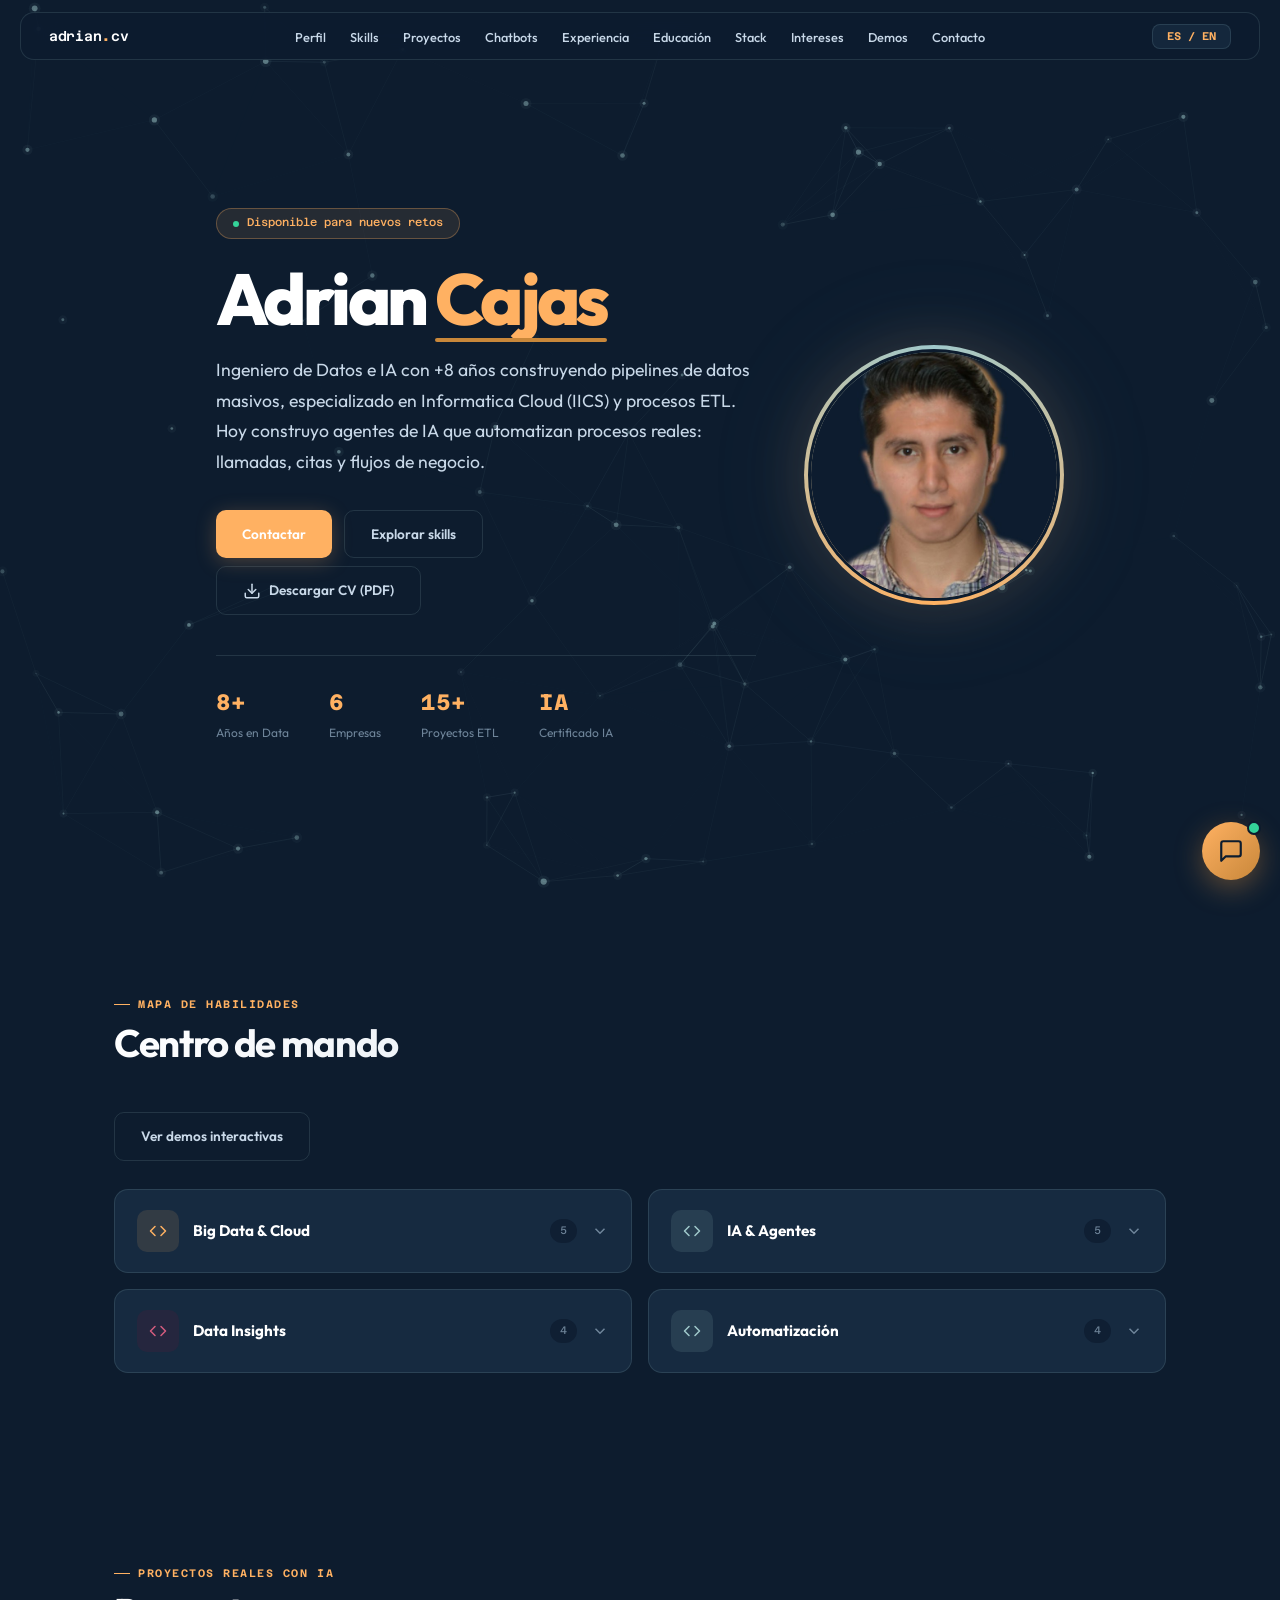
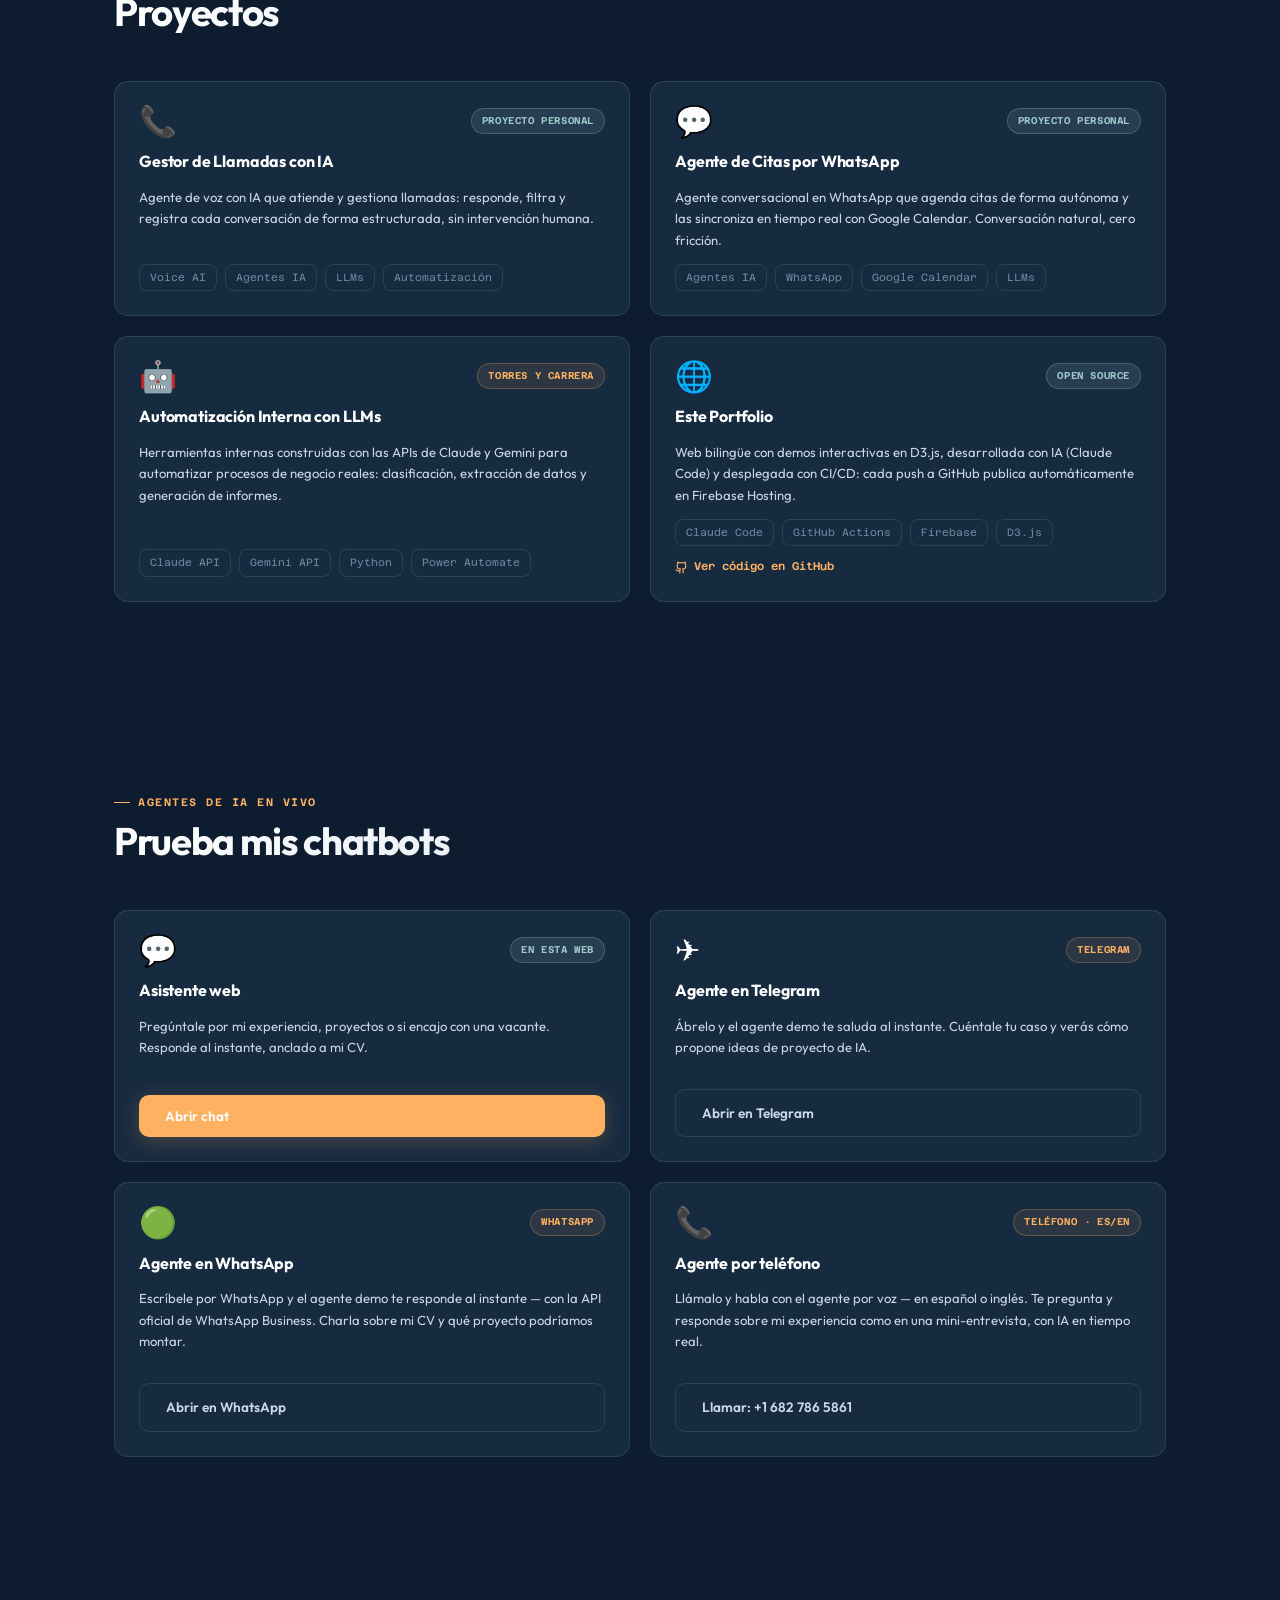
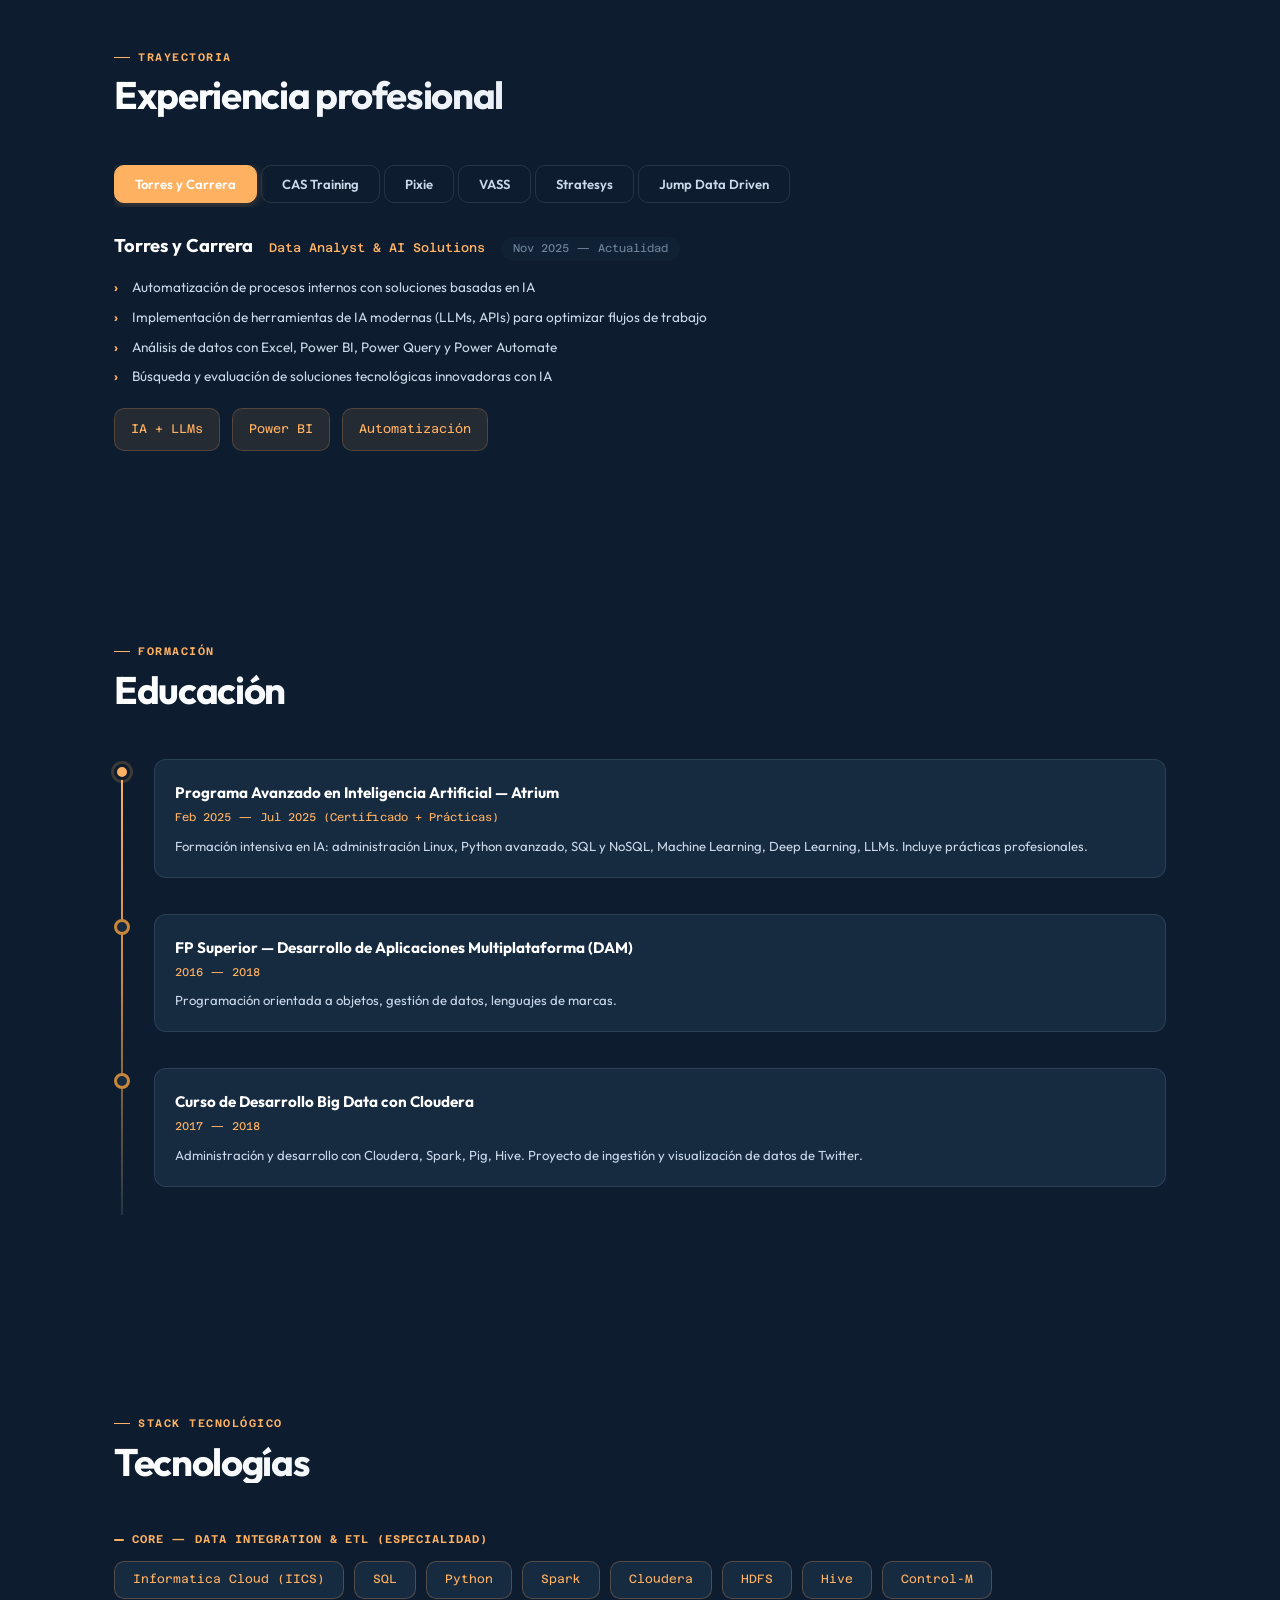
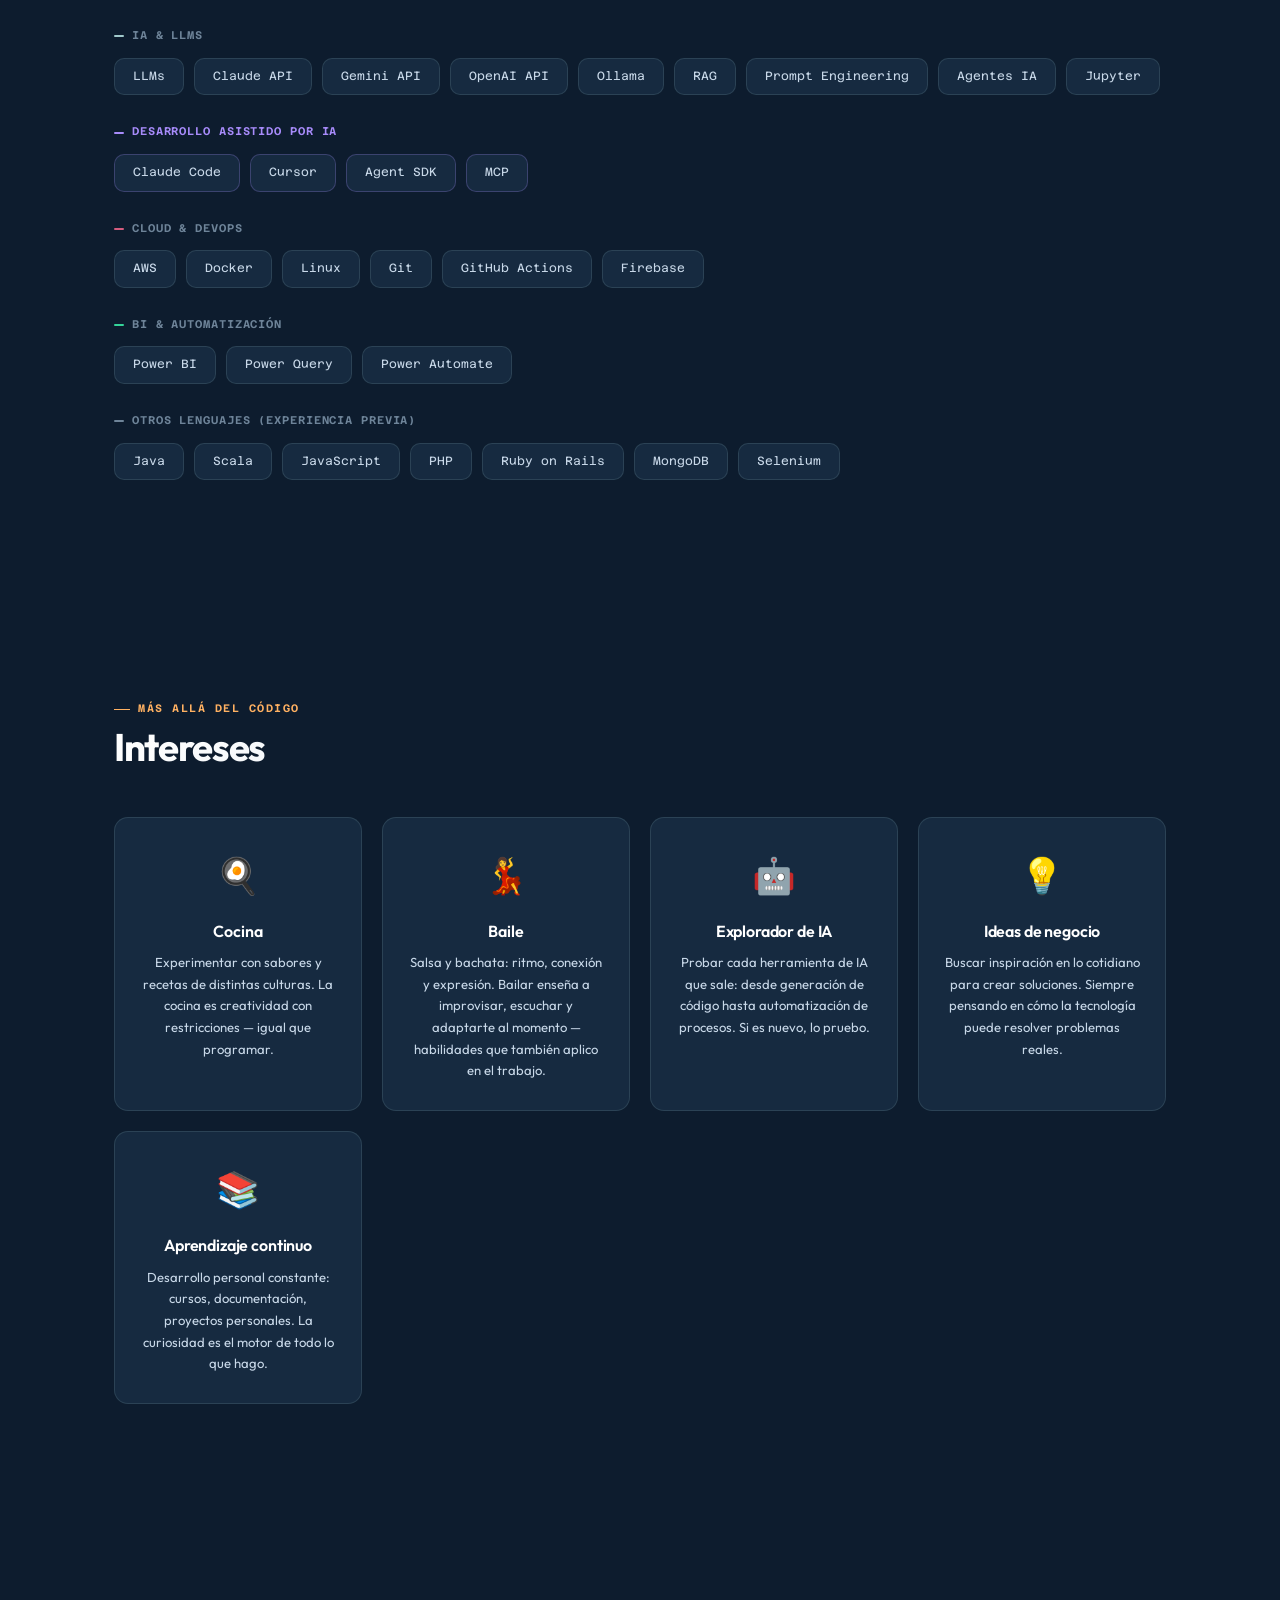
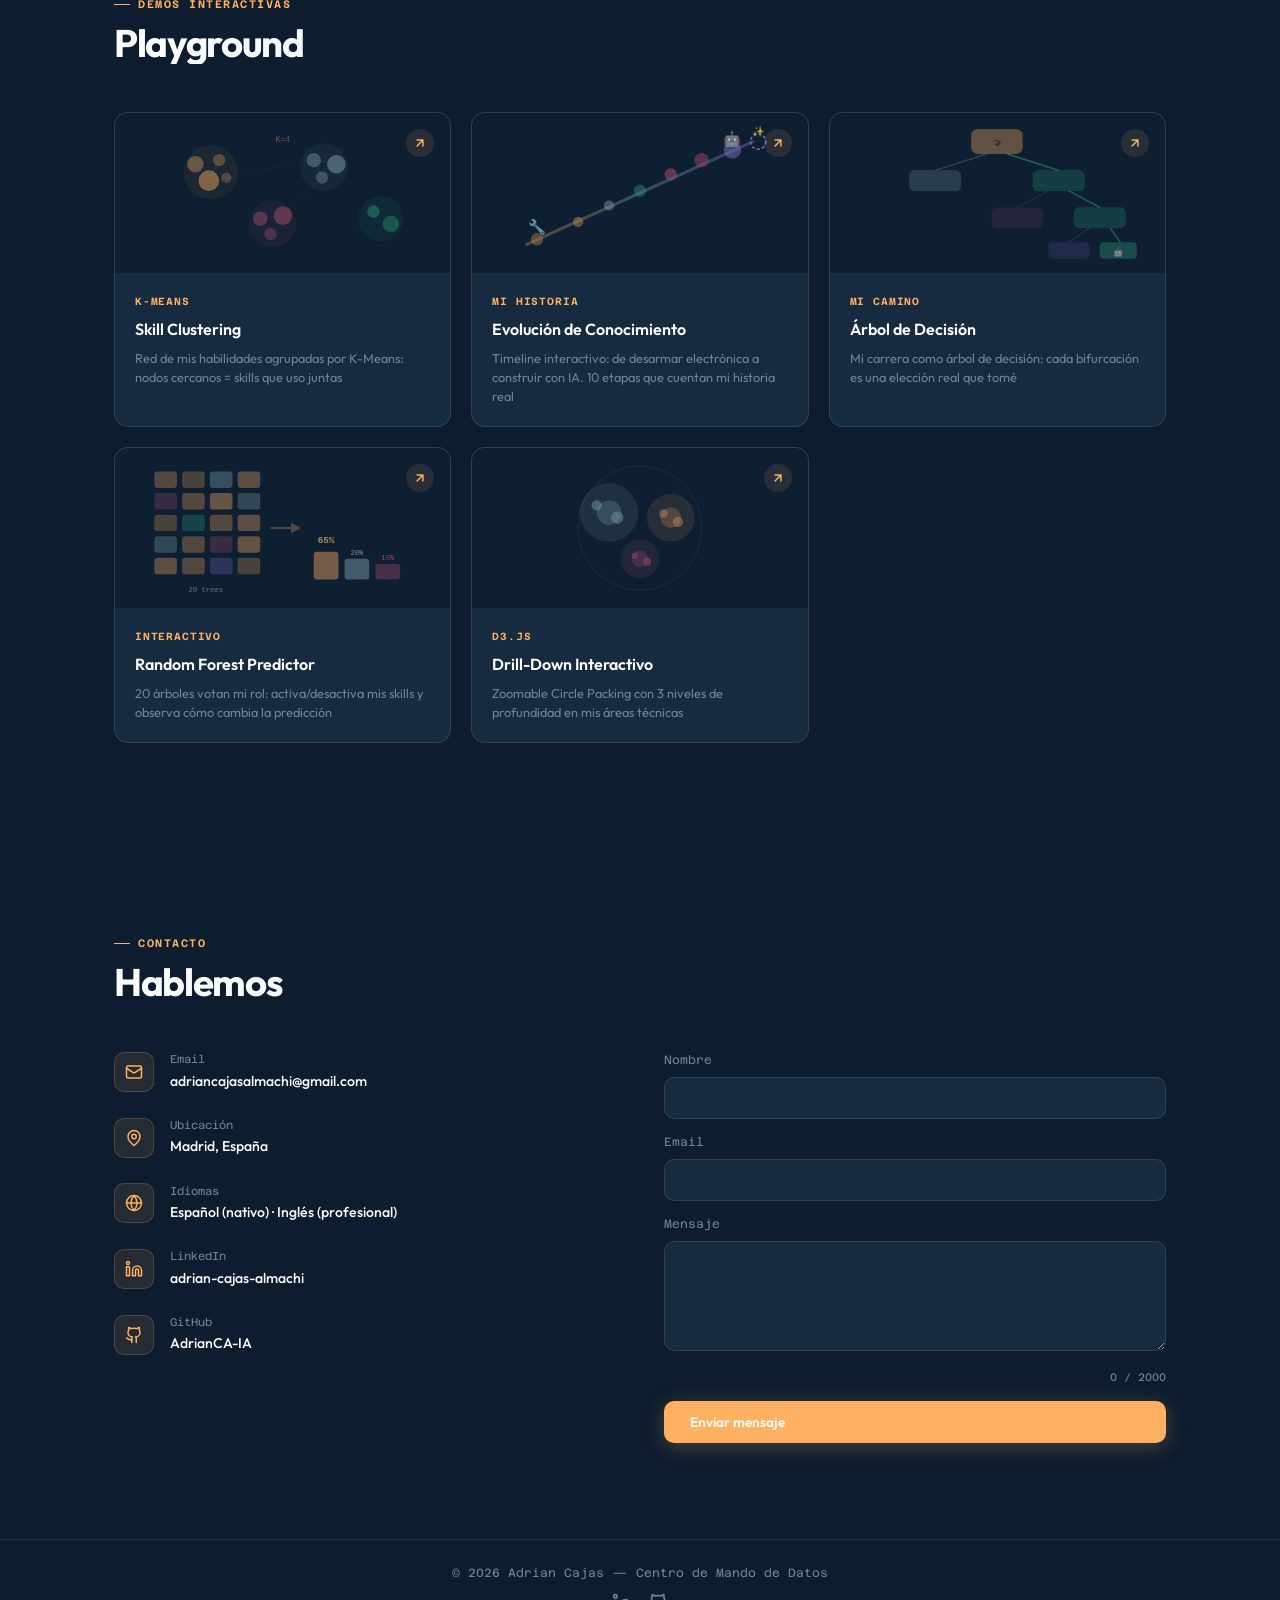
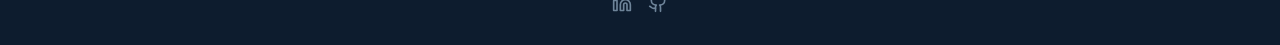
<file: index.html>
<!DOCTYPE html>
<html lang="es" data-lang="es">
<head>
<meta charset="UTF-8">
<meta name="viewport" content="width=device-width, initial-scale=1.0">
<title>Adrian Cajas — Data Engineer & AI</title>
<meta name="description" content="Adrian Cajas — Ingeniero de Datos e IA con +8 años en pipelines masivos, Informatica Cloud (IICS) y ETL. Construyo agentes de IA: gestión de llamadas, citas por WhatsApp y automatización con LLMs.">
<meta name="keywords" content="data engineer, ingeniero de datos, IA, AI, agentes IA, AI agents, informatica cloud, IICS, ETL, LLMs, RAG, prompt engineering, automatización, Madrid, portfolio">
<link rel="canonical" href="https://adrian-cajas-portfolio.web.app/">

<!-- Open Graph -->
<meta property="og:type" content="website">
<meta property="og:title" content="Adrian Cajas — Data Engineer & AI">
<meta property="og:description" content="Portfolio interactivo de Adrian Cajas. Ingeniero de Datos e IA con +8 años: Informatica Cloud, ETL, agentes de IA y automatización con LLMs.">
<meta property="og:url" content="https://adrian-cajas-portfolio.web.app/">
<meta property="og:image" content="https://adrian-cajas-portfolio.web.app/og-image.png">
<meta property="og:image:width" content="1200">
<meta property="og:image:height" content="630">
<meta property="og:image:alt" content="Adrian Cajas — Data Engineer & AI">

<!-- Twitter Card -->
<meta name="twitter:card" content="summary_large_image">
<meta name="twitter:title" content="Adrian Cajas — Data Engineer & AI">
<meta name="twitter:description" content="Portfolio interactivo. Ingeniero de Datos e IA: Informatica Cloud, ETL, agentes de IA y automatización con LLMs.">
<meta name="twitter:image" content="https://adrian-cajas-portfolio.web.app/og-image.png">

<!-- Theme & Icons -->
<meta name="theme-color" content="#0d1c2e">
<link rel="icon" href="favicon.ico" type="image/x-icon">
<link rel="apple-touch-icon" href="apple-touch-icon.png">
<link rel="manifest" href="manifest.json">

<!-- Preconnect -->
<link rel="preconnect" href="https://fonts.googleapis.com">
<link rel="preconnect" href="https://fonts.gstatic.com" crossorigin>
<link rel="preconnect" href="https://formspree.io">
<link href="https://fonts.googleapis.com/css2?family=Outfit:wght@300;400;500;600;700;800&family=Azeret+Mono:wght@400;500;600&display=swap" rel="stylesheet">

<!-- Styles -->
<link rel="stylesheet" href="styles.css">
<link rel="stylesheet" href="assets/chat-widget/widget.css?v=4">

<!-- JSON-LD -->
<script type="application/ld+json">
{
  "@context": "https://schema.org",
  "@type": "Person",
  "name": "Adrian Cajas",
  "jobTitle": "Data Engineer & AI",
  "url": "https://adrian-cajas-portfolio.web.app/",
  "email": "adriancajasalmachi@gmail.com",
  "address": {"@type": "PostalAddress", "addressLocality": "Madrid", "addressCountry": "ES"},
  "sameAs": [
    "https://www.linkedin.com/in/adrian-cajas-almachi/",
    "https://github.com/AdrianCA-IA/"
  ],
  "knowsAbout": ["Data Engineering", "Informatica Cloud", "IICS", "ETL", "Python", "LLMs", "AI Agents", "RAG", "Prompt Engineering", "Process Automation"]
}
</script>
</head>
<body>

<a href="#main" class="skip-link">Saltar al contenido principal</a>
<noscript><p>Esta página requiere JavaScript para funcionar correctamente. / This page requires JavaScript to work properly.</p></noscript>

<canvas id="pCanvas" aria-hidden="true"></canvas>

<div class="scroll-progress" id="scrollProgress" aria-hidden="true"></div>

<!-- ═══ NAV ═══ -->
<nav class="nav" role="navigation" aria-label="Navegación principal">
  <span class="nav-logo">adrian<span class="logo-dot">.</span>cv</span>
  <ul class="nav-links" id="navLinks">
    <li><a href="#about" data-es="Perfil" data-en="Profile">Perfil</a></li>
    <li><a href="#map" data-es="Skills" data-en="Skills">Skills</a></li>
    <li><a href="#projects" data-es="Proyectos" data-en="Projects">Proyectos</a></li>
    <li><a href="#agents" data-es="Chatbots" data-en="Chatbots">Chatbots</a></li>
    <li><a href="#exp" data-es="Experiencia" data-en="Experience">Experiencia</a></li>
    <li><a href="#edu" data-es="Educación" data-en="Education">Educación</a></li>
    <li><a href="#stack" data-es="Stack" data-en="Stack">Stack</a></li>
    <li><a href="#hobbies" data-es="Intereses" data-en="Interests">Intereses</a></li>
    <li><a href="#playground" data-es="Demos" data-en="Demos">Demos</a></li>
    <li><a href="#contact" data-es="Contacto" data-en="Contact">Contacto</a></li>
  </ul>
  <div class="nav-right">
    <button class="lang-btn" id="langBtn" aria-label="Cambiar idioma a inglés">ES / EN</button>
    <button class="mob-btn" id="mobBtn" aria-label="Abrir menú" aria-expanded="false">
      <svg class="icon-s" viewBox="0 0 24 24" aria-hidden="true"><line x1="3" y1="6" x2="21" y2="6"/><line x1="3" y1="12" x2="21" y2="12"/><line x1="3" y1="18" x2="21" y2="18"/></svg>
    </button>
  </div>
</nav>

<main id="main">

<!-- ═══ HERO ═══ -->
<section class="hero" id="about">
  <div class="wrap">
    <div class="hero-layout">
      <div class="hero-inner">
        <div class="hero-badge">
          <span class="hero-dot"></span>
          <span data-es="Disponible para nuevos retos" data-en="Open to new challenges">Disponible para nuevos retos</span>
        </div>
        <h1>Adrian <em>Cajas</em></h1>
        <p class="hero-sub" data-es="Ingeniero de Datos e IA con +8 años construyendo pipelines de datos masivos, especializado en Informatica Cloud (IICS) y procesos ETL. Hoy construyo agentes de IA que automatizan procesos reales: llamadas, citas y flujos de negocio." data-en="Data & AI Engineer with 8+ years building massive data pipelines, specialized in Informatica Cloud (IICS) and ETL processes. Today I build AI agents that automate real processes: calls, appointments and business workflows.">Ingeniero de Datos e IA con +8 años construyendo pipelines de datos masivos, especializado en Informatica Cloud (IICS) y procesos ETL. Hoy construyo agentes de IA que automatizan procesos reales: llamadas, citas y flujos de negocio.</p>
        <div class="hero-actions">
          <a href="#contact" class="btn btn-p" data-es="Contactar" data-en="Get in Touch">Contactar</a>
          <a href="#map" class="btn btn-g" data-es="Explorar skills" data-en="Explore skills">Explorar skills</a>
        </div>
        <a href="CV_ES.pdf" class="btn btn-g" id="cvBtn" style="margin-top:8px" download="CV_ES.pdf">
          <svg class="icon-s" viewBox="0 0 24 24" aria-hidden="true"><path d="M21 15v4a2 2 0 0 1-2 2H5a2 2 0 0 1-2-2v-4"/><polyline points="7 10 12 15 17 10"/><line x1="12" y1="15" x2="12" y2="3"/></svg>
          <span data-es="Descargar CV (PDF)" data-en="Download CV (PDF)">Descargar CV (PDF)</span>
        </a>
        <div class="hero-stats">
          <div><div class="hs-val" id="yearsKpi">7+</div><div class="hs-lbl" data-es="Años en Data" data-en="Years in Data">Años en Data</div></div>
          <div><div class="hs-val">6</div><div class="hs-lbl" data-es="Empresas" data-en="Companies">Empresas</div></div>
          <div><div class="hs-val">15+</div><div class="hs-lbl" data-es="Proyectos ETL" data-en="ETL Projects">Proyectos ETL</div></div>
          <div><div class="hs-val">IA</div><div class="hs-lbl" data-es="Certificado IA" data-en="AI Certified">Certificado IA</div></div>
        </div>
      </div>
      <div class="hero-photo">
        <div class="hero-photo-ring">
          <img src="profile.JPG" alt="Adrian Cajas — Data Engineer & AI" width="280" height="280" loading="eager">
        </div>
      </div>
    </div>
  </div>
</section>

<!-- ═══ MIND MAP ═══ -->
<section class="mindmap" id="map">
  <div class="wrap">
    <div class="reveal">
      <p class="label" data-es="Mapa de habilidades" data-en="Skill map">Mapa de habilidades</p>
      <h2 class="stitle" data-es="Centro de mando" data-en="Command center">Centro de mando</h2>
      <a href="#playground" class="btn btn-g" style="margin-bottom:28px;display:inline-flex;" data-es="Ver demos interactivas" data-en="See interactive demos">Ver demos interactivas</a>
    </div>
    <div class="mm-grid" id="mmGrid"></div>
  </div>
</section>

<!-- ═══ AI PROJECTS ═══ -->
<section class="projects" id="projects">
  <div class="wrap">
    <div class="reveal">
      <p class="label" data-es="Proyectos reales con IA" data-en="Real-world AI projects">Proyectos reales con IA</p>
      <h2 class="stitle" data-es="Proyectos" data-en="Projects">Proyectos</h2>
    </div>
    <div class="proj-grid">

      <div class="proj-card reveal">
        <div class="proj-top">
          <div class="proj-icon">📞</div>
          <span class="proj-badge" data-es="Proyecto personal" data-en="Personal project">Proyecto personal</span>
        </div>
        <div class="proj-title" data-es="Gestor de Llamadas con IA" data-en="AI Call Manager">Gestor de Llamadas con IA</div>
        <div class="proj-desc" data-es="Agente de voz con IA que atiende y gestiona llamadas: responde, filtra y registra cada conversación de forma estructurada, sin intervención humana." data-en="AI voice agent that answers and manages calls: it responds, screens and logs every conversation in a structured way, with no human intervention.">Agente de voz con IA que atiende y gestiona llamadas: responde, filtra y registra cada conversación de forma estructurada, sin intervención humana.</div>
        <div class="proj-tags"><span>Voice AI</span><span data-es="Agentes IA" data-en="AI Agents">Agentes IA</span><span>LLMs</span><span data-es="Automatización" data-en="Automation">Automatización</span></div>
      </div>

      <div class="proj-card reveal">
        <div class="proj-top">
          <div class="proj-icon">💬</div>
          <span class="proj-badge" data-es="Proyecto personal" data-en="Personal project">Proyecto personal</span>
        </div>
        <div class="proj-title" data-es="Agente de Citas por WhatsApp" data-en="WhatsApp Booking Agent">Agente de Citas por WhatsApp</div>
        <div class="proj-desc" data-es="Agente conversacional en WhatsApp que agenda citas de forma autónoma y las sincroniza en tiempo real con Google Calendar. Conversación natural, cero fricción." data-en="Conversational agent on WhatsApp that books appointments autonomously and syncs them in real time with Google Calendar. Natural conversation, zero friction.">Agente conversacional en WhatsApp que agenda citas de forma autónoma y las sincroniza en tiempo real con Google Calendar. Conversación natural, cero fricción.</div>
        <div class="proj-tags"><span data-es="Agentes IA" data-en="AI Agents">Agentes IA</span><span>WhatsApp</span><span>Google Calendar</span><span>LLMs</span></div>
      </div>

      <div class="proj-card reveal">
        <div class="proj-top">
          <div class="proj-icon">🤖</div>
          <span class="proj-badge accent">Torres y Carrera</span>
        </div>
        <div class="proj-title" data-es="Automatización Interna con LLMs" data-en="Internal Automation with LLMs">Automatización Interna con LLMs</div>
        <div class="proj-desc" data-es="Herramientas internas construidas con las APIs de Claude y Gemini para automatizar procesos de negocio reales: clasificación, extracción de datos y generación de informes." data-en="Internal tools built with the Claude and Gemini APIs to automate real business processes: classification, data extraction and report generation.">Herramientas internas construidas con las APIs de Claude y Gemini para automatizar procesos de negocio reales: clasificación, extracción de datos y generación de informes.</div>
        <div class="proj-tags"><span>Claude API</span><span>Gemini API</span><span>Python</span><span>Power Automate</span></div>
      </div>

      <a href="https://github.com/AdrianCA-IA/adrian-portfolio" target="_blank" rel="noopener noreferrer" class="proj-card reveal">
        <div class="proj-top">
          <div class="proj-icon">🌐</div>
          <span class="proj-badge">Open Source</span>
        </div>
        <div class="proj-title" data-es="Este Portfolio" data-en="This Portfolio">Este Portfolio</div>
        <div class="proj-desc" data-es="Web bilingüe con demos interactivas en D3.js, desarrollada con IA (Claude Code) y desplegada con CI/CD: cada push a GitHub publica automáticamente en Firebase Hosting." data-en="Bilingual site with interactive D3.js demos, built with AI (Claude Code) and deployed with CI/CD: every push to GitHub automatically publishes to Firebase Hosting.">Web bilingüe con demos interactivas en D3.js, desarrollada con IA (Claude Code) y desplegada con CI/CD: cada push a GitHub publica automáticamente en Firebase Hosting.</div>
        <div class="proj-tags"><span>Claude Code</span><span>GitHub Actions</span><span>Firebase</span><span>D3.js</span></div>
        <span class="proj-link"><svg viewBox="0 0 24 24" fill="none" stroke="currentColor" stroke-width="2" stroke-linecap="round" stroke-linejoin="round" aria-hidden="true"><path d="M15 22v-4a4.8 4.8 0 0 0-1-3.5c3 0 6-2 6-5.5.08-1.25-.27-2.48-1-3.5.28-1.15.28-2.35 0-3.5 0 0-1 0-3 1.5-2.64-.5-5.36-.5-8 0C6 2 5 2 5 2c-.3 1.15-.3 2.35 0 3.5A5.403 5.403 0 0 0 4 9c0 3.5 3 5.5 6 5.5-.39.49-.68 1.05-.85 1.65-.17.6-.22 1.23-.15 1.85v4"/><path d="M9 18c-4.51 2-5-2-7-2"/></svg><span data-es="Ver código en GitHub" data-en="View code on GitHub">Ver código en GitHub</span></span>
      </a>

    </div>
  </div>
</section>

<!-- ═══ LIVE AI AGENTS / CHATBOTS ═══ -->
<section class="projects" id="agents">
  <div class="wrap">
    <div class="reveal">
      <p class="label" data-es="Agentes de IA en vivo" data-en="Live AI agents">Agentes de IA en vivo</p>
      <h2 class="stitle" data-es="Prueba mis chatbots" data-en="Try my chatbots">Prueba mis chatbots</h2>
    </div>
    <div class="proj-grid">

      <div class="proj-card reveal">
        <div class="proj-top">
          <div class="proj-icon">💬</div>
          <span class="proj-badge" data-es="En esta web" data-en="On this site">En esta web</span>
        </div>
        <div class="proj-title" data-es="Asistente web" data-en="Web assistant">Asistente web</div>
        <div class="proj-desc" data-es="Pregúntale por mi experiencia, proyectos o si encajo con una vacante. Responde al instante, anclado a mi CV." data-en="Ask it about my experience, projects or whether I fit a role. Instant answers, grounded in my CV.">Pregúntale por mi experiencia, proyectos o si encajo con una vacante. Responde al instante, anclado a mi CV.</div>
        <button type="button" class="btn btn-p" data-acw-open style="margin-top:18px" data-es="Abrir chat" data-en="Open chat">Abrir chat</button>
      </div>

      <a href="https://t.me/chat_cv_adrian_bot?start=web" target="_blank" rel="noopener noreferrer" class="proj-card reveal">
        <div class="proj-top">
          <div class="proj-icon">✈️</div>
          <span class="proj-badge accent">Telegram</span>
        </div>
        <div class="proj-title" data-es="Agente en Telegram" data-en="Telegram agent">Agente en Telegram</div>
        <div class="proj-desc" data-es="Ábrelo y el agente demo te saluda al instante. Cuéntale tu caso y verás cómo propone ideas de proyecto de IA." data-en="Open it and the demo agent greets you instantly. Tell it your use case and watch it suggest AI project ideas.">Ábrelo y el agente demo te saluda al instante. Cuéntale tu caso y verás cómo propone ideas de proyecto de IA.</div>
        <span class="btn btn-g" style="margin-top:18px" data-es="Abrir en Telegram" data-en="Open in Telegram">Abrir en Telegram</span>
      </a>

      <a href="https://wa.me/34637984156?text=Hola%2C%20quiero%20probar%20el%20agente%20demo%20de%20Adrian" target="_blank" rel="noopener noreferrer" class="proj-card reveal">
        <div class="proj-top">
          <div class="proj-icon">🟢</div>
          <span class="proj-badge accent">WhatsApp</span>
        </div>
        <div class="proj-title" data-es="Agente en WhatsApp" data-en="WhatsApp agent">Agente en WhatsApp</div>
        <div class="proj-desc" data-es="Escríbele por WhatsApp y el agente demo te responde al instante — con la API oficial de WhatsApp Business. Charla sobre mi CV y qué proyecto podríamos montar." data-en="Message it on WhatsApp and the demo agent replies instantly — via the official WhatsApp Business API. Chat about my CV and what project we could build.">Escríbele por WhatsApp y el agente demo te responde al instante — con la API oficial de WhatsApp Business. Charla sobre mi CV y qué proyecto podríamos montar.</div>
        <span class="btn btn-g" style="margin-top:18px" data-es="Abrir en WhatsApp" data-en="Open in WhatsApp">Abrir en WhatsApp</span>
      </a>

      <a href="tel:+16827865861" class="proj-card reveal">
        <div class="proj-top">
          <div class="proj-icon">📞</div>
          <span class="proj-badge accent" data-es="Teléfono · ES/EN" data-en="Phone · EN/ES">Teléfono · ES/EN</span>
        </div>
        <div class="proj-title" data-es="Agente por teléfono" data-en="Phone agent">Agente por teléfono</div>
        <div class="proj-desc" data-es="Llámalo y habla con el agente por voz — en español o inglés. Te pregunta y responde sobre mi experiencia como en una mini-entrevista, con IA en tiempo real." data-en="Call and talk to the voice agent — in Spanish or English. It answers about my experience like a mini-interview, with real-time AI.">Llámalo y habla con el agente por voz — en español o inglés. Te pregunta y responde sobre mi experiencia como en una mini-entrevista, con IA en tiempo real.</div>
        <span class="btn btn-g" style="margin-top:18px" data-es="Llamar: +1 682 786 5861" data-en="Call: +1 682 786 5861">Llamar: +1 682 786 5861</span>
      </a>

    </div>
  </div>
</section>

<!-- ═══ EXPERIENCE TABS ═══ -->
<section class="exptabs" id="exp">
  <div class="wrap">
    <div class="reveal">
      <p class="label" data-es="Trayectoria" data-en="Career">Trayectoria</p>
      <h2 class="stitle" data-es="Experiencia profesional" data-en="Professional experience">Experiencia profesional</h2>
    </div>
    <div class="tabs-row reveal" id="tabsRow"></div>
    <div id="tabPanels"></div>
  </div>
</section>

<!-- ═══ EDUCATION TIMELINE ═══ -->
<section class="edu" id="edu">
  <div class="wrap">
    <div class="reveal">
      <p class="label" data-es="Formación" data-en="Education">Formación</p>
      <h2 class="stitle" data-es="Educación" data-en="Education">Educación</h2>
    </div>
    <div class="edu-line" id="eduLine"></div>
  </div>
</section>

<!-- ═══ STACK PANEL ═══ -->
<section class="stack" id="stack">
  <div class="wrap">
    <div class="reveal">
      <p class="label" data-es="Stack tecnológico" data-en="Tech stack">Stack tecnológico</p>
      <h2 class="stitle" data-es="Tecnologías" data-en="Technologies">Tecnologías</h2>
    </div>
    <div class="reveal">
      <div class="stack-group core">
        <div class="stack-group-title" data-es="Core — Data Integration & ETL (especialidad)" data-en="Core — Data Integration & ETL (specialty)">Core — Data Integration & ETL (especialidad)</div>
        <div class="stack-grid">
          <span class="stack-tag">Informatica Cloud (IICS)</span><span class="stack-tag">SQL</span><span class="stack-tag">Python</span>
          <span class="stack-tag">Spark</span><span class="stack-tag">Cloudera</span><span class="stack-tag">HDFS</span>
          <span class="stack-tag">Hive</span><span class="stack-tag">Control-M</span>
        </div>
      </div>
      <div class="stack-group ai">
        <div class="stack-group-title" data-es="IA & LLMs" data-en="AI & LLMs">IA & LLMs</div>
        <div class="stack-grid">
          <span class="stack-tag">LLMs</span><span class="stack-tag">Claude API</span><span class="stack-tag">Gemini API</span>
          <span class="stack-tag">OpenAI API</span><span class="stack-tag">Ollama</span><span class="stack-tag">RAG</span>
          <span class="stack-tag">Prompt Engineering</span><span class="stack-tag" data-es="Agentes IA" data-en="AI Agents">Agentes IA</span><span class="stack-tag">Jupyter</span>
        </div>
      </div>
      <div class="stack-group ai-dev">
        <div class="stack-group-title" data-es="Desarrollo asistido por IA" data-en="AI-assisted development">Desarrollo asistido por IA</div>
        <div class="stack-grid">
          <span class="stack-tag">Claude Code</span><span class="stack-tag">Cursor</span><span class="stack-tag">Agent SDK</span><span class="stack-tag">MCP</span>
        </div>
      </div>
      <div class="stack-group devops">
        <div class="stack-group-title" data-es="Cloud & DevOps" data-en="Cloud & DevOps">Cloud & DevOps</div>
        <div class="stack-grid">
          <span class="stack-tag">AWS</span><span class="stack-tag">Docker</span><span class="stack-tag">Linux</span><span class="stack-tag">Git</span>
          <span class="stack-tag">GitHub Actions</span><span class="stack-tag">Firebase</span>
        </div>
      </div>
      <div class="stack-group bi">
        <div class="stack-group-title" data-es="BI & Automatización" data-en="BI & Automation">BI & Automatización</div>
        <div class="stack-grid">
          <span class="stack-tag">Power BI</span><span class="stack-tag">Power Query</span><span class="stack-tag">Power Automate</span>
        </div>
      </div>
      <div class="stack-group other">
        <div class="stack-group-title" data-es="Otros lenguajes (experiencia previa)" data-en="Other languages (previous experience)">Otros lenguajes (experiencia previa)</div>
        <div class="stack-grid">
          <span class="stack-tag">Java</span><span class="stack-tag">Scala</span><span class="stack-tag">JavaScript</span>
          <span class="stack-tag">PHP</span><span class="stack-tag">Ruby on Rails</span><span class="stack-tag">MongoDB</span><span class="stack-tag">Selenium</span>
        </div>
      </div>
    </div>
  </div>
</section>

<!-- ═══ HOBBIES & INTERESTS ═══ -->
<section class="hobbies" id="hobbies">
  <div class="wrap">
    <div class="reveal">
      <p class="label" data-es="Más allá del código" data-en="Beyond the code">Más allá del código</p>
      <h2 class="stitle" data-es="Intereses" data-en="Interests">Intereses</h2>
    </div>
    <div class="hobby-grid">

      <div class="hobby-card reveal">
        <div class="hobby-icon">🍳</div>
        <div class="hobby-title" data-es="Cocina" data-en="Cooking">Cocina</div>
        <div class="hobby-desc" data-es="Experimentar con sabores y recetas de distintas culturas. La cocina es creatividad con restricciones — igual que programar." data-en="Experimenting with flavors and recipes from different cultures. Cooking is creativity with constraints — just like coding.">Experimentar con sabores y recetas de distintas culturas. La cocina es creatividad con restricciones — igual que programar.</div>
      </div>

      <div class="hobby-card reveal">
        <div class="hobby-icon">💃</div>
        <div class="hobby-title" data-es="Baile" data-en="Dancing">Baile</div>
        <div class="hobby-desc" data-es="Salsa y bachata: ritmo, conexión y expresión. Bailar enseña a improvisar, escuchar y adaptarte al momento — habilidades que también aplico en el trabajo." data-en="Salsa and bachata: rhythm, connection and expression. Dancing teaches you to improvise, listen and adapt to the moment — skills I also apply at work.">Salsa y bachata: ritmo, conexión y expresión. Bailar enseña a improvisar, escuchar y adaptarte al momento — habilidades que también aplico en el trabajo.</div>
      </div>

      <div class="hobby-card reveal">
        <div class="hobby-icon">🤖</div>
        <div class="hobby-title" data-es="Explorador de IA" data-en="AI Explorer">Explorador de IA</div>
        <div class="hobby-desc" data-es="Probar cada herramienta de IA que sale: desde generación de código hasta automatización de procesos. Si es nuevo, lo pruebo." data-en="Testing every AI tool that comes out: from code generation to process automation. If it's new, I try it.">Probar cada herramienta de IA que sale: desde generación de código hasta automatización de procesos. Si es nuevo, lo pruebo.</div>
      </div>

      <div class="hobby-card reveal">
        <div class="hobby-icon">💡</div>
        <div class="hobby-title" data-es="Ideas de negocio" data-en="Business ideas">Ideas de negocio</div>
        <div class="hobby-desc" data-es="Buscar inspiración en lo cotidiano para crear soluciones. Siempre pensando en cómo la tecnología puede resolver problemas reales." data-en="Finding inspiration in everyday life to create solutions. Always thinking about how technology can solve real problems.">Buscar inspiración en lo cotidiano para crear soluciones. Siempre pensando en cómo la tecnología puede resolver problemas reales.</div>
      </div>

      <div class="hobby-card reveal">
        <div class="hobby-icon">📚</div>
        <div class="hobby-title" data-es="Aprendizaje continuo" data-en="Continuous learning">Aprendizaje continuo</div>
        <div class="hobby-desc" data-es="Desarrollo personal constante: cursos, documentación, proyectos personales. La curiosidad es el motor de todo lo que hago." data-en="Constant personal development: courses, docs, personal projects. Curiosity is the engine behind everything I do.">Desarrollo personal constante: cursos, documentación, proyectos personales. La curiosidad es el motor de todo lo que hago.</div>
      </div>

    </div>
  </div>
</section>

<!-- ═══ PLAYGROUND ═══ -->
<section class="playground" id="playground">
  <div class="wrap">
    <div class="reveal">
      <p class="label" data-es="Demos interactivas" data-en="Interactive demos">Demos interactivas</p>
      <h2 class="stitle" data-es="Playground" data-en="Playground">Playground</h2>
    </div>
    <div class="play-grid">

      <a href="skill-clustering.html" class="play-card reveal">
        <div class="play-preview">
          <svg viewBox="0 0 280 140" fill="none" xmlns="http://www.w3.org/2000/svg">
            <!-- Cluster 1: orange -->
            <circle cx="70" cy="50" r="28" fill="#FFB162" opacity=".08"><animate attributeName="r" values="26;30;26" dur="3s" repeatCount="indefinite"/></circle>
            <circle cx="55" cy="42" r="8" fill="#FFB162" opacity=".5"/><circle cx="78" cy="38" r="6" fill="#FFB162" opacity=".4"/><circle cx="68" cy="58" r="10" fill="#FFB162" opacity=".6"><animate attributeName="opacity" values=".4;.7;.4" dur="2s" repeatCount="indefinite"/></circle><circle cx="85" cy="55" r="5" fill="#FFB162" opacity=".35"/>
            <line x1="55" y1="42" x2="78" y2="38" stroke="#FFB162" stroke-width=".5" opacity=".2"/><line x1="55" y1="42" x2="68" y2="58" stroke="#FFB162" stroke-width=".5" opacity=".2"/><line x1="78" y1="38" x2="68" y2="58" stroke="#FFB162" stroke-width=".5" opacity=".2"/>
            <!-- Cluster 2: teal -->
            <circle cx="180" cy="45" r="25" fill="#A0C9CB" opacity=".08"><animate attributeName="r" values="23;27;23" dur="2.8s" repeatCount="indefinite"/></circle>
            <circle cx="170" cy="38" r="7" fill="#A0C9CB" opacity=".45"/><circle cx="192" cy="42" r="9" fill="#A0C9CB" opacity=".55"/><circle cx="178" cy="55" r="6" fill="#A0C9CB" opacity=".4"/>
            <line x1="170" y1="38" x2="192" y2="42" stroke="#A0C9CB" stroke-width=".5" opacity=".2"/><line x1="170" y1="38" x2="178" y2="55" stroke="#A0C9CB" stroke-width=".5" opacity=".2"/>
            <!-- Cluster 3: wine -->
            <circle cx="130" cy="100" r="24" fill="#d45c7e" opacity=".08"><animate attributeName="r" values="22;26;22" dur="3.2s" repeatCount="indefinite"/></circle>
            <circle cx="118" cy="95" r="7" fill="#d45c7e" opacity=".5"/><circle cx="140" cy="92" r="9" fill="#d45c7e" opacity=".55"/><circle cx="128" cy="110" r="6" fill="#d45c7e" opacity=".4"/>
            <line x1="118" y1="95" x2="140" y2="92" stroke="#d45c7e" stroke-width=".5" opacity=".2"/><line x1="118" y1="95" x2="128" y2="110" stroke="#d45c7e" stroke-width=".5" opacity=".2"/>
            <!-- Cluster 4: emerald -->
            <circle cx="235" cy="95" r="22" fill="#34d399" opacity=".08"/>
            <circle cx="228" cy="88" r="6" fill="#34d399" opacity=".45"/><circle cx="245" cy="100" r="8" fill="#34d399" opacity=".5"><animate attributeName="opacity" values=".3;.6;.3" dur="2.5s" repeatCount="indefinite"/></circle>
            <!-- Inter-cluster connections -->
            <line x1="85" y1="55" x2="170" y2="38" stroke="rgba(255,255,255,.06)" stroke-width="1" stroke-dasharray="4 3"/>
            <line x1="140" y1="92" x2="192" y2="42" stroke="rgba(255,255,255,.06)" stroke-width="1" stroke-dasharray="4 3"/>
            <text x="140" y="20" text-anchor="middle" fill="#FFB162" font-size="8" font-family="monospace" opacity=".5">K=4</text>
          </svg>
        </div>
        <div class="play-body">
          <div class="play-tag">K-Means</div>
          <div class="play-title" data-es="Skill Clustering" data-en="Skill Clustering">Skill Clustering</div>
          <div class="play-desc" data-es="Red de mis habilidades agrupadas por K-Means: nodos cercanos = skills que uso juntas" data-en="Network of my skills grouped by K-Means: nearby nodes = skills I use together">Red de mis habilidades agrupadas por K-Means: nodos cercanos = skills que uso juntas</div>
        </div>
        <div class="play-arrow"><svg viewBox="0 0 24 24" stroke-linecap="round" aria-hidden="true"><path d="M7 17L17 7M17 7H7M17 7V17"/></svg></div>
      </a>

      <a href="predictive-model.html" class="play-card reveal">
        <div class="play-preview">
          <svg viewBox="0 0 280 140" fill="none" xmlns="http://www.w3.org/2000/svg">
            <line x1="30" y1="120" x2="250" y2="20" stroke="url(#evoGrad)" stroke-width="3" stroke-linecap="round" opacity=".4"/>
            <defs><linearGradient id="evoGrad" x1="0" y1="1" x2="1" y2="0"><stop offset="0%" stop-color="#FFB162"/><stop offset="50%" stop-color="#A0C9CB"/><stop offset="100%" stop-color="#a78bfa"/></linearGradient></defs>
            <circle cx="40" cy="115" r="6" fill="#FFB162" opacity=".6"><animate attributeName="opacity" values=".4;.8;.4" dur="3s" repeatCount="indefinite"/></circle>
            <text x="40" y="108" text-anchor="middle" fill="#FFB162" font-size="14">🔧</text>
            <circle cx="80" cy="98" r="5" fill="#FFB162" opacity=".5"/>
            <circle cx="110" cy="82" r="5" fill="#A0C9CB" opacity=".5"/>
            <circle cx="140" cy="68" r="6" fill="#34d399" opacity=".5"><animate attributeName="opacity" values=".3;.7;.3" dur="2.5s" repeatCount="indefinite"/></circle>
            <circle cx="170" cy="52" r="6" fill="#d45c7e" opacity=".6"/>
            <circle cx="200" cy="38" r="7" fill="#d45c7e" opacity=".5"/>
            <circle cx="230" cy="28" r="8" fill="#a78bfa" opacity=".5"><animate attributeName="r" values="6;9;6" dur="2s" repeatCount="indefinite"/></circle>
            <text x="230" y="22" text-anchor="middle" fill="#a78bfa" font-size="14">🤖</text>
            <circle cx="255" cy="20" r="5" fill="none" stroke="#a78bfa" stroke-width="1.5" stroke-dasharray="3 2"><animate attributeName="r" values="4;8;4" dur="2s" repeatCount="indefinite"/></circle>
            <text x="255" y="14" text-anchor="middle" fill="#a78bfa" font-size="10">✨</text>
          </svg>
        </div>
        <div class="play-body">
          <div class="play-tag" data-es="Mi historia" data-en="My story">Mi historia</div>
          <div class="play-title" data-es="Evolución de Conocimiento" data-en="Knowledge Evolution">Evolución de Conocimiento</div>
          <div class="play-desc" data-es="Timeline interactivo: de desarmar electrónica a construir con IA. 10 etapas que cuentan mi historia real" data-en="Interactive timeline: from taking apart electronics to building with AI. 10 stages telling my real story">Timeline interactivo: de desarmar electrónica a construir con IA. 10 etapas que cuentan mi historia real</div>
        </div>
        <div class="play-arrow"><svg viewBox="0 0 24 24" stroke-linecap="round" aria-hidden="true"><path d="M7 17L17 7M17 7H7M17 7V17"/></svg></div>
      </a>

      <a href="decision-tree.html" class="play-card reveal">
        <div class="play-preview">
          <svg viewBox="0 0 280 140" fill="none" xmlns="http://www.w3.org/2000/svg">
            <!-- Root -->
            <rect x="115" y="8" width="50" height="24" rx="6" fill="#FFB162" opacity=".5"/>
            <text x="140" y="24" text-anchor="middle" fill="#FFB162" font-size="8" font-family="monospace">🎓</text>
            <!-- Level 1 branches -->
            <line x1="130" y1="32" x2="80" y2="48" stroke="#A0C9CB" stroke-width="1.5" opacity=".3"/>
            <line x1="150" y1="32" x2="200" y2="48" stroke="#34d399" stroke-width="1.5" opacity=".5"/>
            <rect x="55" y="48" width="50" height="20" rx="5" fill="#A0C9CB" opacity=".25" stroke="#A0C9CB" stroke-width=".5"/>
            <rect x="175" y="48" width="50" height="20" rx="5" fill="#34d399" opacity=".25" stroke="#34d399" stroke-width=".5"/>
            <!-- Level 2 -->
            <line x1="190" y1="68" x2="160" y2="84" stroke="#d45c7e" stroke-width="1" opacity=".25"/>
            <line x1="210" y1="68" x2="240" y2="84" stroke="#34d399" stroke-width="1.5" opacity=".5"/>
            <rect x="135" y="84" width="50" height="20" rx="5" fill="#d45c7e" opacity=".15"/>
            <rect x="215" y="84" width="50" height="20" rx="5" fill="#34d399" opacity=".25" stroke="#34d399" stroke-width=".5"/>
            <!-- Level 3 -->
            <line x1="230" y1="104" x2="210" y2="118" stroke="#a78bfa" stroke-width="1" opacity=".25"/>
            <line x1="250" y1="104" x2="260" y2="118" stroke="#34d399" stroke-width="1.5" opacity=".5"/>
            <rect x="190" y="118" width="40" height="16" rx="4" fill="#a78bfa" opacity=".15"/>
            <rect x="240" y="118" width="36" height="16" rx="4" fill="#34d399" opacity=".3"><animate attributeName="opacity" values=".2;.4;.2" dur="2s" repeatCount="indefinite"/></rect>
            <text x="258" y="130" text-anchor="middle" fill="#34d399" font-size="8">🤖</text>
            <!-- Chosen path glow -->
            <line x1="150" y1="32" x2="200" y2="48" stroke="#34d399" stroke-width="2" opacity=".15"><animate attributeName="opacity" values=".1;.25;.1" dur="3s" repeatCount="indefinite"/></line>
          </svg>
        </div>
        <div class="play-body">
          <div class="play-tag" data-es="Mi camino" data-en="My path">Mi camino</div>
          <div class="play-title" data-es="Árbol de Decisión" data-en="Decision Tree">Árbol de Decisión</div>
          <div class="play-desc" data-es="Mi carrera como árbol de decisión: cada bifurcación es una elección real que tomé" data-en="My career as a decision tree: each fork is a real choice I made">Mi carrera como árbol de decisión: cada bifurcación es una elección real que tomé</div>
        </div>
        <div class="play-arrow"><svg viewBox="0 0 24 24" stroke-linecap="round" aria-hidden="true"><path d="M7 17L17 7M17 7H7M17 7V17"/></svg></div>
      </a>

      <a href="random-forest.html" class="play-card reveal">
        <div class="play-preview">
          <svg viewBox="0 0 280 140" fill="none" xmlns="http://www.w3.org/2000/svg">
            <!-- Mini trees grid -->
            <rect x="15" y="15" width="22" height="16" rx="3" fill="#FFB162" opacity=".4"/><rect x="42" y="15" width="22" height="16" rx="3" fill="#FFB162" opacity=".35"/><rect x="69" y="15" width="22" height="16" rx="3" fill="#A0C9CB" opacity=".4"/><rect x="96" y="15" width="22" height="16" rx="3" fill="#FFB162" opacity=".45"/>
            <rect x="15" y="36" width="22" height="16" rx="3" fill="#d45c7e" opacity=".3"/><rect x="42" y="36" width="22" height="16" rx="3" fill="#FFB162" opacity=".4"/><rect x="69" y="36" width="22" height="16" rx="3" fill="#FFB162" opacity=".5"><animate attributeName="opacity" values=".3;.55;.3" dur="2s" repeatCount="indefinite"/></rect><rect x="96" y="36" width="22" height="16" rx="3" fill="#A0C9CB" opacity=".35"/>
            <rect x="15" y="57" width="22" height="16" rx="3" fill="#FFB162" opacity=".35"/><rect x="42" y="57" width="22" height="16" rx="3" fill="#34d399" opacity=".3"/><rect x="69" y="57" width="22" height="16" rx="3" fill="#FFB162" opacity=".4"/><rect x="96" y="57" width="22" height="16" rx="3" fill="#FFB162" opacity=".45"/>
            <rect x="15" y="78" width="22" height="16" rx="3" fill="#A0C9CB" opacity=".35"/><rect x="42" y="78" width="22" height="16" rx="3" fill="#FFB162" opacity=".4"/><rect x="69" y="78" width="22" height="16" rx="3" fill="#d45c7e" opacity=".3"/><rect x="96" y="78" width="22" height="16" rx="3" fill="#FFB162" opacity=".5"/>
            <rect x="15" y="99" width="22" height="16" rx="3" fill="#FFB162" opacity=".45"/><rect x="42" y="99" width="22" height="16" rx="3" fill="#FFB162" opacity=".4"/><rect x="69" y="99" width="22" height="16" rx="3" fill="#a78bfa" opacity=".3"/><rect x="96" y="99" width="22" height="16" rx="3" fill="#FFB162" opacity=".35"/>
            <text x="65" y="132" text-anchor="middle" font-size="7" font-family="monospace" fill="#8899aa">20 trees</text>
            <!-- Arrow -->
            <line x1="128" y1="70" x2="148" y2="70" stroke="#FFB162" stroke-width="2" opacity=".4"/>
            <polygon points="148,65 158,70 148,75" fill="#FFB162" opacity=".4"/>
            <!-- Result bar chart -->
            <rect x="170" y="90" width="24" height="30" rx="3" fill="#FFB162" opacity=".6"><animate attributeName="height" values="25;32;25" dur="2.5s" repeatCount="indefinite"/><animate attributeName="y" values="95;88;95" dur="2.5s" repeatCount="indefinite"/></rect>
            <rect x="200" y="100" width="24" height="20" rx="3" fill="#A0C9CB" opacity=".5"/>
            <rect x="230" y="105" width="24" height="15" rx="3" fill="#d45c7e" opacity=".4"/>
            <text x="182" y="85" text-anchor="middle" fill="#FFB162" font-size="9" font-family="monospace" font-weight="600">65%</text>
            <text x="212" y="96" text-anchor="middle" fill="#A0C9CB" font-size="7" font-family="monospace">20%</text>
            <text x="242" y="101" text-anchor="middle" fill="#d45c7e" font-size="7" font-family="monospace">15%</text>
          </svg>
        </div>
        <div class="play-body">
          <div class="play-tag" data-es="Interactivo" data-en="Interactive">Interactivo</div>
          <div class="play-title" data-es="Random Forest Predictor" data-en="Random Forest Predictor">Random Forest Predictor</div>
          <div class="play-desc" data-es="20 árboles votan mi rol: activa/desactiva mis skills y observa cómo cambia la predicción" data-en="20 trees vote on my role: toggle my skills and watch the prediction change">20 árboles votan mi rol: activa/desactiva mis skills y observa cómo cambia la predicción</div>
        </div>
        <div class="play-arrow"><svg viewBox="0 0 24 24" stroke-linecap="round" aria-hidden="true"><path d="M7 17L17 7M17 7H7M17 7V17"/></svg></div>
      </a>

      <a href="circle-packing.html" class="play-card reveal">
        <div class="play-preview">
          <svg viewBox="0 0 280 140" fill="none" xmlns="http://www.w3.org/2000/svg">
            <circle cx="140" cy="70" r="60" fill="none" stroke="#1a3355" stroke-width="1"/>
            <circle cx="110" cy="55" r="30" fill="#A0C9CB" opacity=".15"><animate attributeName="r" values="28;32;28" dur="3s" repeatCount="indefinite"/></circle>
            <circle cx="110" cy="55" r="12" fill="#A0C9CB" opacity=".3"/>
            <circle cx="98" cy="48" r="5" fill="#A0C9CB" opacity=".5"/>
            <circle cx="118" cy="60" r="6" fill="#A0C9CB" opacity=".5"/>
            <circle cx="170" cy="60" r="25" fill="#FFB162" opacity=".15"><animate attributeName="r" values="23;27;23" dur="2.8s" repeatCount="indefinite"/></circle>
            <circle cx="170" cy="60" r="10" fill="#FFB162" opacity=".3"/>
            <circle cx="163" cy="56" r="4" fill="#FFB162" opacity=".5"/>
            <circle cx="177" cy="64" r="5" fill="#FFB162" opacity=".5"/>
            <circle cx="140" cy="100" r="20" fill="#d45c7e" opacity=".15"><animate attributeName="r" values="18;22;18" dur="3.2s" repeatCount="indefinite"/></circle>
            <circle cx="140" cy="100" r="8" fill="#d45c7e" opacity=".3"/>
            <circle cx="135" cy="97" r="3" fill="#d45c7e" opacity=".5"/>
            <circle cx="147" cy="103" r="4" fill="#d45c7e" opacity=".5"/>
          </svg>
        </div>
        <div class="play-body">
          <div class="play-tag">D3.js</div>
          <div class="play-title" data-es="Drill-Down Interactivo" data-en="Interactive Drill-Down">Drill-Down Interactivo</div>
          <div class="play-desc" data-es="Zoomable Circle Packing con 3 niveles de profundidad en mis áreas técnicas" data-en="Zoomable Circle Packing with 3 depth levels of my technical areas">Zoomable Circle Packing con 3 niveles de profundidad en mis áreas técnicas</div>
        </div>
        <div class="play-arrow"><svg viewBox="0 0 24 24" stroke-linecap="round" aria-hidden="true"><path d="M7 17L17 7M17 7H7M17 7V17"/></svg></div>
      </a>

    </div>
  </div>
</section>

<!-- ═══ CONTACT ═══ -->
<section class="contact" id="contact">
  <div class="wrap">
    <div class="reveal">
      <p class="label" data-es="Contacto" data-en="Contact">Contacto</p>
      <h2 class="stitle" data-es="Hablemos" data-en="Let's talk">Hablemos</h2>
    </div>
    <div class="contact-grid">
      <div class="reveal">
        <div class="ci"><div class="ci-icon"><svg class="icon-s" viewBox="0 0 24 24" aria-hidden="true"><rect width="20" height="16" x="2" y="4" rx="2"/><path d="m22 7-8.97 5.7a1.94 1.94 0 0 1-2.06 0L2 7"/></svg></div><div><div class="ci-lbl">Email</div><div class="ci-val">adriancajasalmachi@gmail.com</div></div></div>
        <div class="ci"><div class="ci-icon"><svg class="icon-s" viewBox="0 0 24 24" aria-hidden="true"><path d="M20 10c0 6-8 12-8 12s-8-6-8-12a8 8 0 0 1 16 0Z"/><circle cx="12" cy="10" r="3"/></svg></div><div><div class="ci-lbl" data-es="Ubicación" data-en="Location">Ubicación</div><div class="ci-val">Madrid, <span data-es="España" data-en="Spain">España</span></div></div></div>
        <div class="ci"><div class="ci-icon"><svg class="icon-s" viewBox="0 0 24 24" aria-hidden="true"><circle cx="12" cy="12" r="10"/><line x1="2" y1="12" x2="22" y2="12"/><path d="M12 2a15.3 15.3 0 0 1 4 10 15.3 15.3 0 0 1-4 10 15.3 15.3 0 0 1-4-10 15.3 15.3 0 0 1 4-10z"/></svg></div><div><div class="ci-lbl" data-es="Idiomas" data-en="Languages">Idiomas</div><div class="ci-val" data-es="Español (nativo) · Inglés (profesional)" data-en="Spanish (native) · English (professional)">Español (nativo) · Inglés (profesional)</div></div></div>
        <div class="ci"><a href="https://www.linkedin.com/in/adrian-cajas-almachi/" target="_blank" rel="noopener noreferrer" class="ci-icon" style="text-decoration:none"><svg class="icon-s" viewBox="0 0 24 24" aria-hidden="true"><path d="M16 8a6 6 0 0 1 6 6v7h-4v-7a2 2 0 0 0-2-2 2 2 0 0 0-2 2v7h-4v-7a6 6 0 0 1 6-6z"/><rect width="4" height="12" x="2" y="9"/><circle cx="4" cy="4" r="2"/></svg></a><div><div class="ci-lbl">LinkedIn</div><div class="ci-val"><a href="https://www.linkedin.com/in/adrian-cajas-almachi/" target="_blank" rel="noopener noreferrer" style="color:inherit;text-decoration:none">adrian-cajas-almachi</a></div></div></div>
        <div class="ci"><a href="https://github.com/AdrianCA-IA/" target="_blank" rel="noopener noreferrer" class="ci-icon" style="text-decoration:none"><svg class="icon-s" viewBox="0 0 24 24" aria-hidden="true"><path d="M15 22v-4a4.8 4.8 0 0 0-1-3.5c3 0 6-2 6-5.5.08-1.25-.27-2.48-1-3.5.28-1.15.28-2.35 0-3.5 0 0-1 0-3 1.5-2.64-.5-5.36-.5-8 0C6 2 5 2 5 2c-.3 1.15-.3 2.35 0 3.5A5.403 5.403 0 0 0 4 9c0 3.5 3 5.5 6 5.5-.39.49-.68 1.05-.85 1.65-.17.6-.22 1.23-.15 1.85v4"/><path d="M9 18c-4.51 2-5-2-7-2"/></svg></a><div><div class="ci-lbl">GitHub</div><div class="ci-val"><a href="https://github.com/AdrianCA-IA/" target="_blank" rel="noopener noreferrer" style="color:inherit;text-decoration:none">AdrianCA-IA</a></div></div></div>
      </div>
      <form class="cform reveal" id="contactForm" action="https://formspree.io/f/mzdwawlz" method="POST">
        <input type="hidden" name="_subject" value="Nuevo mensaje desde tu portfolio">
        <input type="hidden" name="_next" id="formNext" value="">
        <input type="text" name="_gotcha" class="hp-field" tabindex="-1" autocomplete="off">
        <div class="cfield"><label data-es="Nombre" data-en="Name">Nombre</label><input type="text" name="name" required></div>
        <div class="cfield"><label data-es="Email" data-en="Email">Email</label><input type="email" name="email" required></div>
        <div class="cfield"><label data-es="Mensaje" data-en="Message">Mensaje</label><textarea name="message" required maxlength="2000"></textarea></div>
        <div class="char-count" id="charCount">0 / 2000</div>
        <button type="submit" class="btn btn-p" id="contactBtn" data-es="Enviar mensaje" data-en="Send message">Enviar mensaje</button>
        <div id="formStatus" class="form-status" role="status" aria-live="polite"></div>
      </form>
    </div>
  </div>
</section>

</main>

<footer class="footer"><div class="wrap"><p>&copy; <span id="year"></span> Adrian Cajas — <span data-es="Centro de Mando de Datos" data-en="Data Command Center">Centro de Mando de Datos</span></p><div class="footer-socials"><a href="https://www.linkedin.com/in/adrian-cajas-almachi/" target="_blank" rel="noopener noreferrer" class="footer-social-link" aria-label="LinkedIn"><svg width="18" height="18" viewBox="0 0 24 24" fill="none" stroke="currentColor" stroke-width="2" stroke-linecap="round" stroke-linejoin="round" aria-hidden="true"><path d="M16 8a6 6 0 0 1 6 6v7h-4v-7a2 2 0 0 0-2-2 2 2 0 0 0-2 2v7h-4v-7a6 6 0 0 1 6-6z"/><rect width="4" height="12" x="2" y="9"/><circle cx="4" cy="4" r="2"/></svg></a><a href="https://github.com/AdrianCA-IA/" target="_blank" rel="noopener noreferrer" class="footer-social-link" aria-label="GitHub"><svg width="18" height="18" viewBox="0 0 24 24" fill="none" stroke="currentColor" stroke-width="2" stroke-linecap="round" stroke-linejoin="round" aria-hidden="true"><path d="M15 22v-4a4.8 4.8 0 0 0-1-3.5c3 0 6-2 6-5.5.08-1.25-.27-2.48-1-3.5.28-1.15.28-2.35 0-3.5 0 0-1 0-3 1.5-2.64-.5-5.36-.5-8 0C6 2 5 2 5 2c-.3 1.15-.3 2.35 0 3.5A5.403 5.403 0 0 0 4 9c0 3.5 3 5.5 6 5.5-.39.49-.68 1.05-.85 1.65-.17.6-.22 1.23-.15 1.85v4"/><path d="M9 18c-4.51 2-5-2-7-2"/></svg></a></div></div></footer>

<button class="scroll-top" id="scrollTop" aria-label="Volver arriba">
  <svg viewBox="0 0 24 24" fill="none" stroke="currentColor" stroke-width="2.5" stroke-linecap="round" aria-hidden="true"><polyline points="18 15 12 9 6 15"/></svg>
</button>

<script src="app.js" defer></script>
<script src="assets/chat-widget/widget.js?v=5" defer></script>
</body>
</html>
</file>
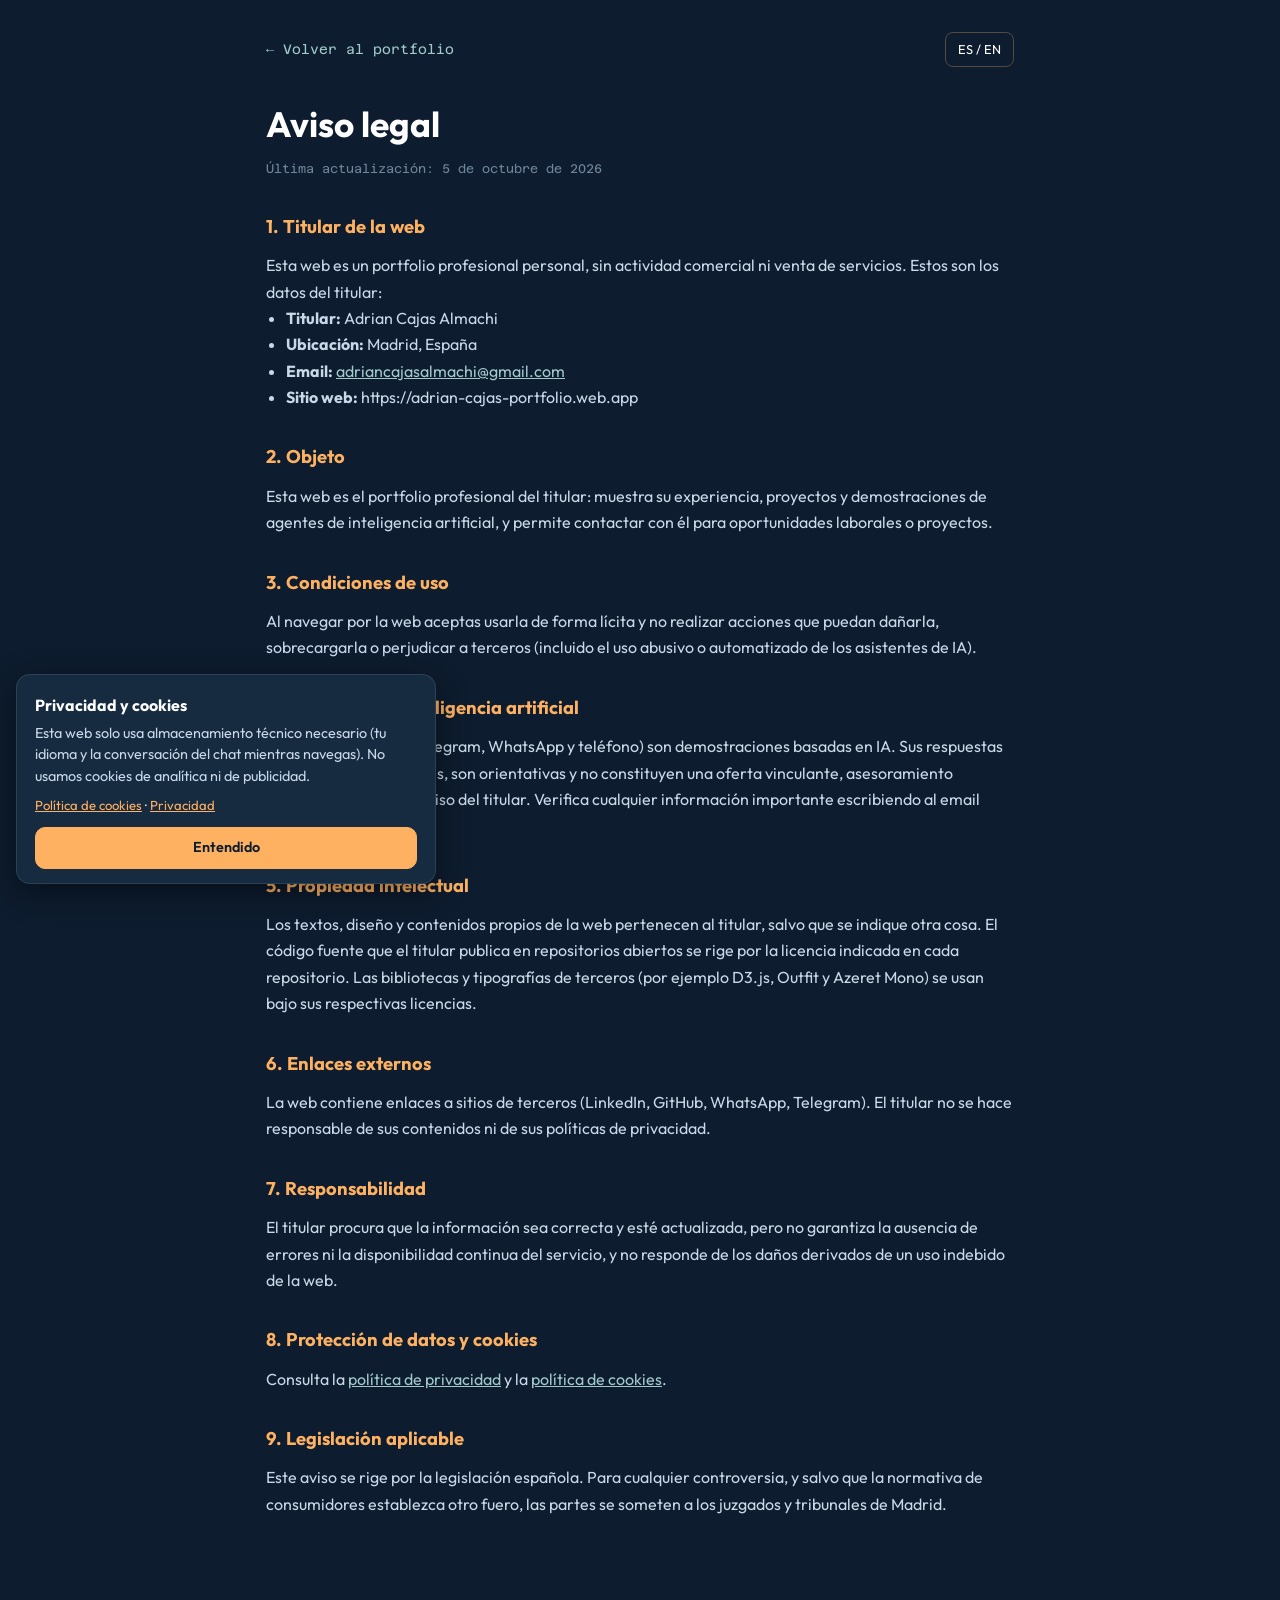
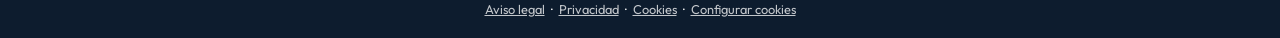
<file: aviso-legal.html>
<!DOCTYPE html>
<html lang="es" data-lang="es">
<head>
<meta charset="UTF-8">
<meta name="viewport" content="width=device-width, initial-scale=1.0">
<title>Aviso legal — Adrian Cajas</title>
<meta name="robots" content="noindex, follow">
<link rel="icon" href="favicon.ico" type="image/x-icon">
<link rel="stylesheet" href="assets/fonts/fonts.css">
<link rel="stylesheet" href="styles.css">
<link rel="stylesheet" href="assets/legal/legal.css">
<link rel="stylesheet" href="assets/consent/consent.css">
<script src="assets/legal/legal.js"></script>
</head>
<body>
<main class="legal">
  <div class="legal-top">
    <a href="index.html">← <span lang="es">Volver al portfolio</span><span lang="en">Back to portfolio</span></a>
    <button class="legal-lang" type="button">ES / EN</button>
  </div>

  <!-- ═════════════ ESPAÑOL ═════════════ -->
  <article lang="es">
    <h1>Aviso legal</h1>
    <p class="updated">Última actualización: 5 de octubre de 2026</p>

    <h2>1. Titular de la web</h2>
    <p>Esta web es un portfolio profesional personal, sin actividad comercial ni venta de servicios. Estos son los datos
    del titular:</p>
    <ul>
      <li><strong>Titular:</strong> Adrian Cajas Almachi</li>
      <li><strong>Ubicación:</strong> Madrid, España</li>
      <li><strong>Email:</strong> <a href="mailto:adriancajasalmachi@gmail.com">adriancajasalmachi@gmail.com</a></li>
      <li><strong>Sitio web:</strong> https://adrian-cajas-portfolio.web.app</li>
    </ul>

    <h2>2. Objeto</h2>
    <p>Esta web es el portfolio profesional del titular: muestra su experiencia, proyectos y demostraciones de agentes de
    inteligencia artificial, y permite contactar con él para oportunidades laborales o proyectos.</p>

    <h2>3. Condiciones de uso</h2>
    <p>Al navegar por la web aceptas usarla de forma lícita y no realizar acciones que puedan dañarla, sobrecargarla o
    perjudicar a terceros (incluido el uso abusivo o automatizado de los asistentes de IA).</p>

    <h2>4. Asistentes de inteligencia artificial</h2>
    <p>Los asistentes (chat, Telegram, WhatsApp y teléfono) son demostraciones basadas en IA. Sus respuestas pueden contener
    errores, son orientativas y no constituyen una oferta vinculante, asesoramiento profesional ni compromiso del titular.
    Verifica cualquier información importante escribiendo al email indicado.</p>

    <h2>5. Propiedad intelectual</h2>
    <p>Los textos, diseño y contenidos propios de la web pertenecen al titular, salvo que se indique otra cosa. El código fuente
    que el titular publica en repositorios abiertos se rige por la licencia indicada en cada repositorio. Las bibliotecas y
    tipografías de terceros (por ejemplo D3.js, Outfit y Azeret Mono) se usan bajo sus respectivas licencias.</p>

    <h2>6. Enlaces externos</h2>
    <p>La web contiene enlaces a sitios de terceros (LinkedIn, GitHub, WhatsApp, Telegram). El titular no se hace responsable
    de sus contenidos ni de sus políticas de privacidad.</p>

    <h2>7. Responsabilidad</h2>
    <p>El titular procura que la información sea correcta y esté actualizada, pero no garantiza la ausencia de errores ni la
    disponibilidad continua del servicio, y no responde de los daños derivados de un uso indebido de la web.</p>

    <h2>8. Protección de datos y cookies</h2>
    <p>Consulta la <a href="privacidad.html">política de privacidad</a> y la <a href="cookies.html">política de cookies</a>.</p>

    <h2>9. Legislación aplicable</h2>
    <p>Este aviso se rige por la legislación española. Para cualquier controversia, y salvo que la normativa de consumidores
    establezca otro fuero, las partes se someten a los juzgados y tribunales de Madrid.</p>
  </article>

  <!-- ═════════════ ENGLISH ═════════════ -->
  <article lang="en">
    <h1>Legal notice</h1>
    <p class="updated">Last updated: 5 October 2026</p>

    <h2>1. Website owner</h2>
    <p>This website is a personal professional portfolio, with no commercial activity or sale of services. Owner details:</p>
    <ul>
      <li><strong>Owner:</strong> Adrian Cajas Almachi</li>
      <li><strong>Location:</strong> Madrid, Spain</li>
      <li><strong>Email:</strong> <a href="mailto:adriancajasalmachi@gmail.com">adriancajasalmachi@gmail.com</a></li>
      <li><strong>Website:</strong> https://adrian-cajas-portfolio.web.app</li>
    </ul>

    <h2>2. Purpose</h2>
    <p>This website is the owner's professional portfolio: it shows his experience, projects and AI agent demos, and lets you
    contact him about jobs or projects.</p>

    <h2>3. Terms of use</h2>
    <p>By browsing the website you agree to use it lawfully and not to damage, overload it or harm third parties (including
    abusive or automated use of the AI assistants).</p>

    <h2>4. Artificial intelligence assistants</h2>
    <p>The assistants (chat, Telegram, WhatsApp and phone) are AI-based demos. Their answers may contain errors, are indicative
    and are not a binding offer, professional advice or a commitment by the owner. Please verify anything important by email.</p>

    <h2>5. Intellectual property</h2>
    <p>The website's own texts, design and content belong to the owner unless stated otherwise. Source code the owner publishes
    in open repositories is governed by the licence stated in each repository. Third-party libraries and fonts (e.g. D3.js,
    Outfit and Azeret Mono) are used under their respective licences.</p>

    <h2>6. External links</h2>
    <p>The website links to third-party sites (LinkedIn, GitHub, WhatsApp, Telegram). The owner is not responsible for their
    content or privacy policies.</p>

    <h2>7. Liability</h2>
    <p>The owner tries to keep the information accurate and up to date, but does not guarantee it is error-free or that the
    service is always available, and is not liable for damage caused by misuse of the website.</p>

    <h2>8. Data protection and cookies</h2>
    <p>See the <a href="privacidad.html">privacy policy</a> and the <a href="cookies.html">cookie policy</a>.</p>

    <h2>9. Governing law</h2>
    <p>This notice is governed by Spanish law. For any dispute, and unless consumer law provides otherwise, the parties submit
    to the courts of Madrid.</p>
  </article>
</main>
<nav class="legal-mini"><a href="aviso-legal.html"><span lang="es">Aviso legal</span><span lang="en">Legal notice</span></a>·<a href="privacidad.html"><span lang="es">Privacidad</span><span lang="en">Privacy</span></a>·<a href="cookies.html">Cookies</a>·<a href="#" data-consent-open><span lang="es">Configurar cookies</span><span lang="en">Cookie settings</span></a></nav>
<script src="assets/consent/consent.js" defer></script>
</body>
</html>
</file>
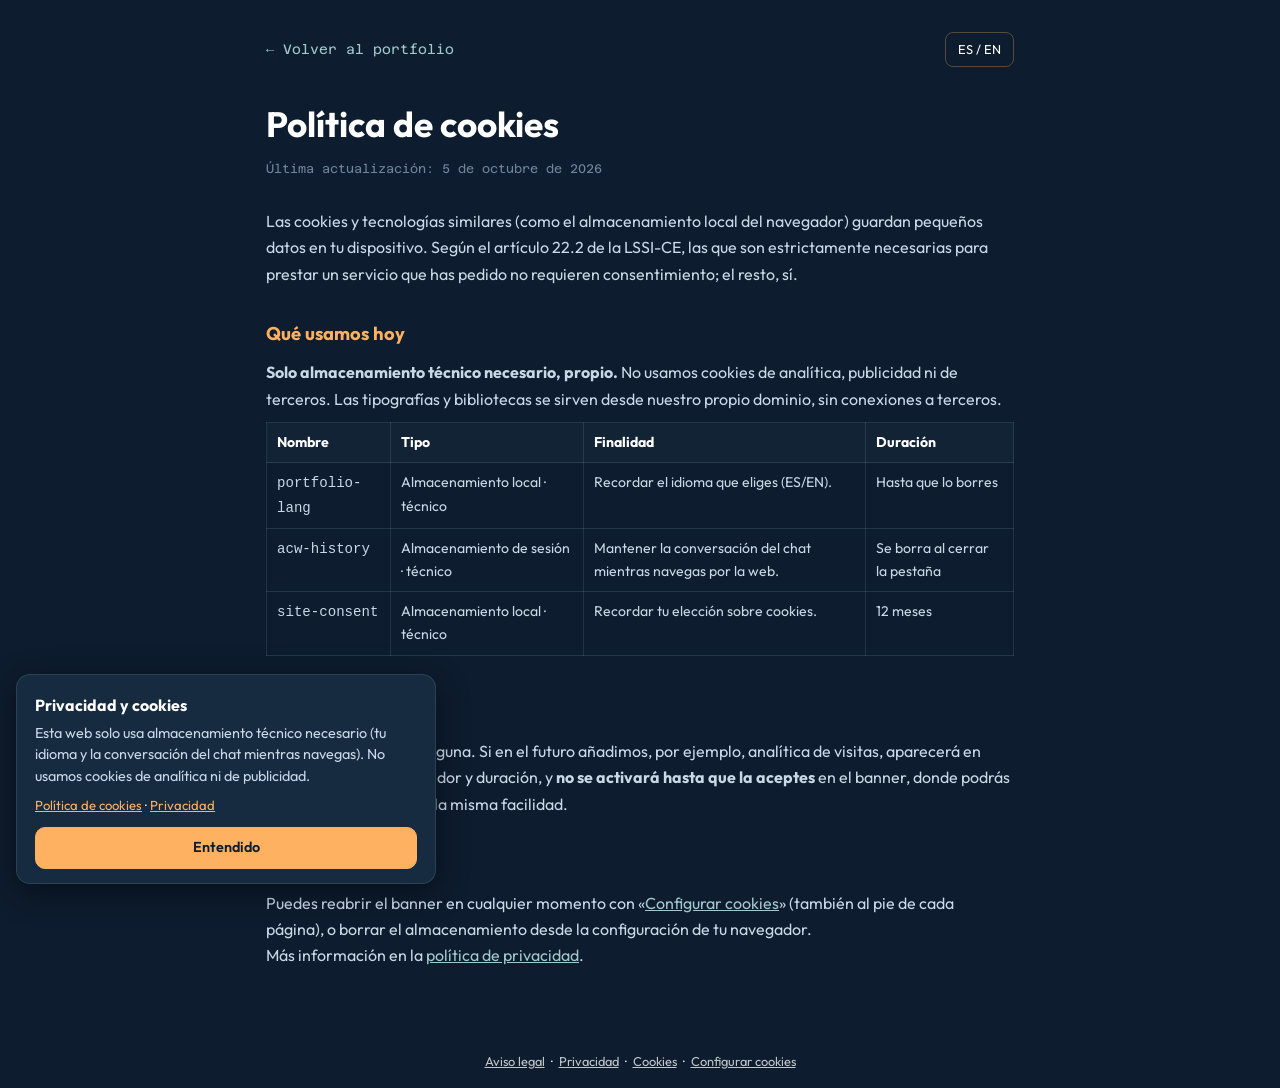
<file: cookies.html>
<!DOCTYPE html>
<html lang="es" data-lang="es">
<head>
<meta charset="UTF-8">
<meta name="viewport" content="width=device-width, initial-scale=1.0">
<title>Política de cookies — Adrian Cajas</title>
<meta name="robots" content="noindex, follow">
<link rel="icon" href="favicon.ico" type="image/x-icon">
<link rel="stylesheet" href="assets/fonts/fonts.css">
<link rel="stylesheet" href="styles.css">
<link rel="stylesheet" href="assets/legal/legal.css">
<link rel="stylesheet" href="assets/consent/consent.css">
<script src="assets/legal/legal.js"></script>
</head>
<body>
<main class="legal">
  <div class="legal-top">
    <a href="index.html">← <span lang="es">Volver al portfolio</span><span lang="en">Back to portfolio</span></a>
    <button class="legal-lang" type="button">ES / EN</button>
  </div>

  <!-- ═════════════ ESPAÑOL ═════════════ -->
  <article lang="es">
    <h1>Política de cookies</h1>
    <p class="updated">Última actualización: 5 de octubre de 2026</p>

    <p>Las cookies y tecnologías similares (como el almacenamiento local del navegador) guardan pequeños datos en tu
    dispositivo. Según el artículo 22.2 de la LSSI-CE, las que son estrictamente necesarias para prestar un servicio que
    has pedido no requieren consentimiento; el resto, sí.</p>

    <h2>Qué usamos hoy</h2>
    <p><strong>Solo almacenamiento técnico necesario, propio.</strong> No usamos cookies de analítica, publicidad ni de
    terceros. Las tipografías y bibliotecas se sirven desde nuestro propio dominio, sin conexiones a terceros.</p>
    <div class="table-wrap"><table>
      <tr><th>Nombre</th><th>Tipo</th><th>Finalidad</th><th>Duración</th></tr>
      <tr><td><code>portfolio-lang</code></td><td>Almacenamiento local · técnico</td><td>Recordar el idioma que eliges (ES/EN).</td><td>Hasta que lo borres</td></tr>
      <tr><td><code>acw-history</code></td><td>Almacenamiento de sesión · técnico</td><td>Mantener la conversación del chat mientras navegas por la web.</td><td>Se borra al cerrar la pestaña</td></tr>
      <tr><td><code>site-consent</code></td><td>Almacenamiento local · técnico</td><td>Recordar tu elección sobre cookies.</td><td>12 meses</td></tr>
    </table></div>

    <h2>Cookies opcionales</h2>
    <p>Ahora mismo no hay ninguna. Si en el futuro añadimos, por ejemplo, analítica de visitas, aparecerá en esta tabla con su
    proveedor y duración, y <strong>no se activará hasta que la aceptes</strong> en el banner, donde podrás aceptar o
    rechazar con la misma facilidad.</p>

    <h2>Cambiar tu elección</h2>
    <p>Puedes reabrir el banner en cualquier momento con «<a href="#" data-consent-open>Configurar cookies</a>» (también al
    pie de cada página), o borrar el almacenamiento desde la configuración de tu navegador.</p>

    <p>Más información en la <a href="privacidad.html">política de privacidad</a>.</p>
  </article>

  <!-- ═════════════ ENGLISH ═════════════ -->
  <article lang="en">
    <h1>Cookie policy</h1>
    <p class="updated">Last updated: 5 October 2026</p>

    <p>Cookies and similar technologies (such as the browser's local storage) save small pieces of data on your device.
    Under Article 22.2 of Spanish law LSSI-CE, those strictly necessary to provide a service you requested don't need
    consent; all others do.</p>

    <h2>What we use today</h2>
    <p><strong>Only strictly necessary, first-party storage.</strong> We use no analytics, advertising or third-party
    cookies. Fonts and libraries are served from our own domain, with no third-party connections.</p>
    <div class="table-wrap"><table>
      <tr><th>Name</th><th>Type</th><th>Purpose</th><th>Duration</th></tr>
      <tr><td><code>portfolio-lang</code></td><td>Local storage · necessary</td><td>Remember your language (ES/EN).</td><td>Until you clear it</td></tr>
      <tr><td><code>acw-history</code></td><td>Session storage · necessary</td><td>Keep the chat conversation while you browse the site.</td><td>Cleared when you close the tab</td></tr>
      <tr><td><code>site-consent</code></td><td>Local storage · necessary</td><td>Remember your cookie choice.</td><td>12 months</td></tr>
    </table></div>

    <h2>Optional cookies</h2>
    <p>There are none right now. If we add, for example, visitor analytics, it will be listed here with its provider and
    duration, and <strong>it won't run until you accept it</strong> in the banner, where accepting and rejecting are equally easy.</p>

    <h2>Changing your choice</h2>
    <p>You can reopen the banner anytime via “<a href="#" data-consent-open>Cookie settings</a>” (also in every page footer),
    or clear storage in your browser settings.</p>

    <p>More in the <a href="privacidad.html">privacy policy</a>.</p>
  </article>
</main>
<nav class="legal-mini"><a href="aviso-legal.html"><span lang="es">Aviso legal</span><span lang="en">Legal notice</span></a>·<a href="privacidad.html"><span lang="es">Privacidad</span><span lang="en">Privacy</span></a>·<a href="cookies.html">Cookies</a>·<a href="#" data-consent-open><span lang="es">Configurar cookies</span><span lang="en">Cookie settings</span></a></nav>
<script src="assets/consent/consent.js" defer></script>
</body>
</html>
</file>
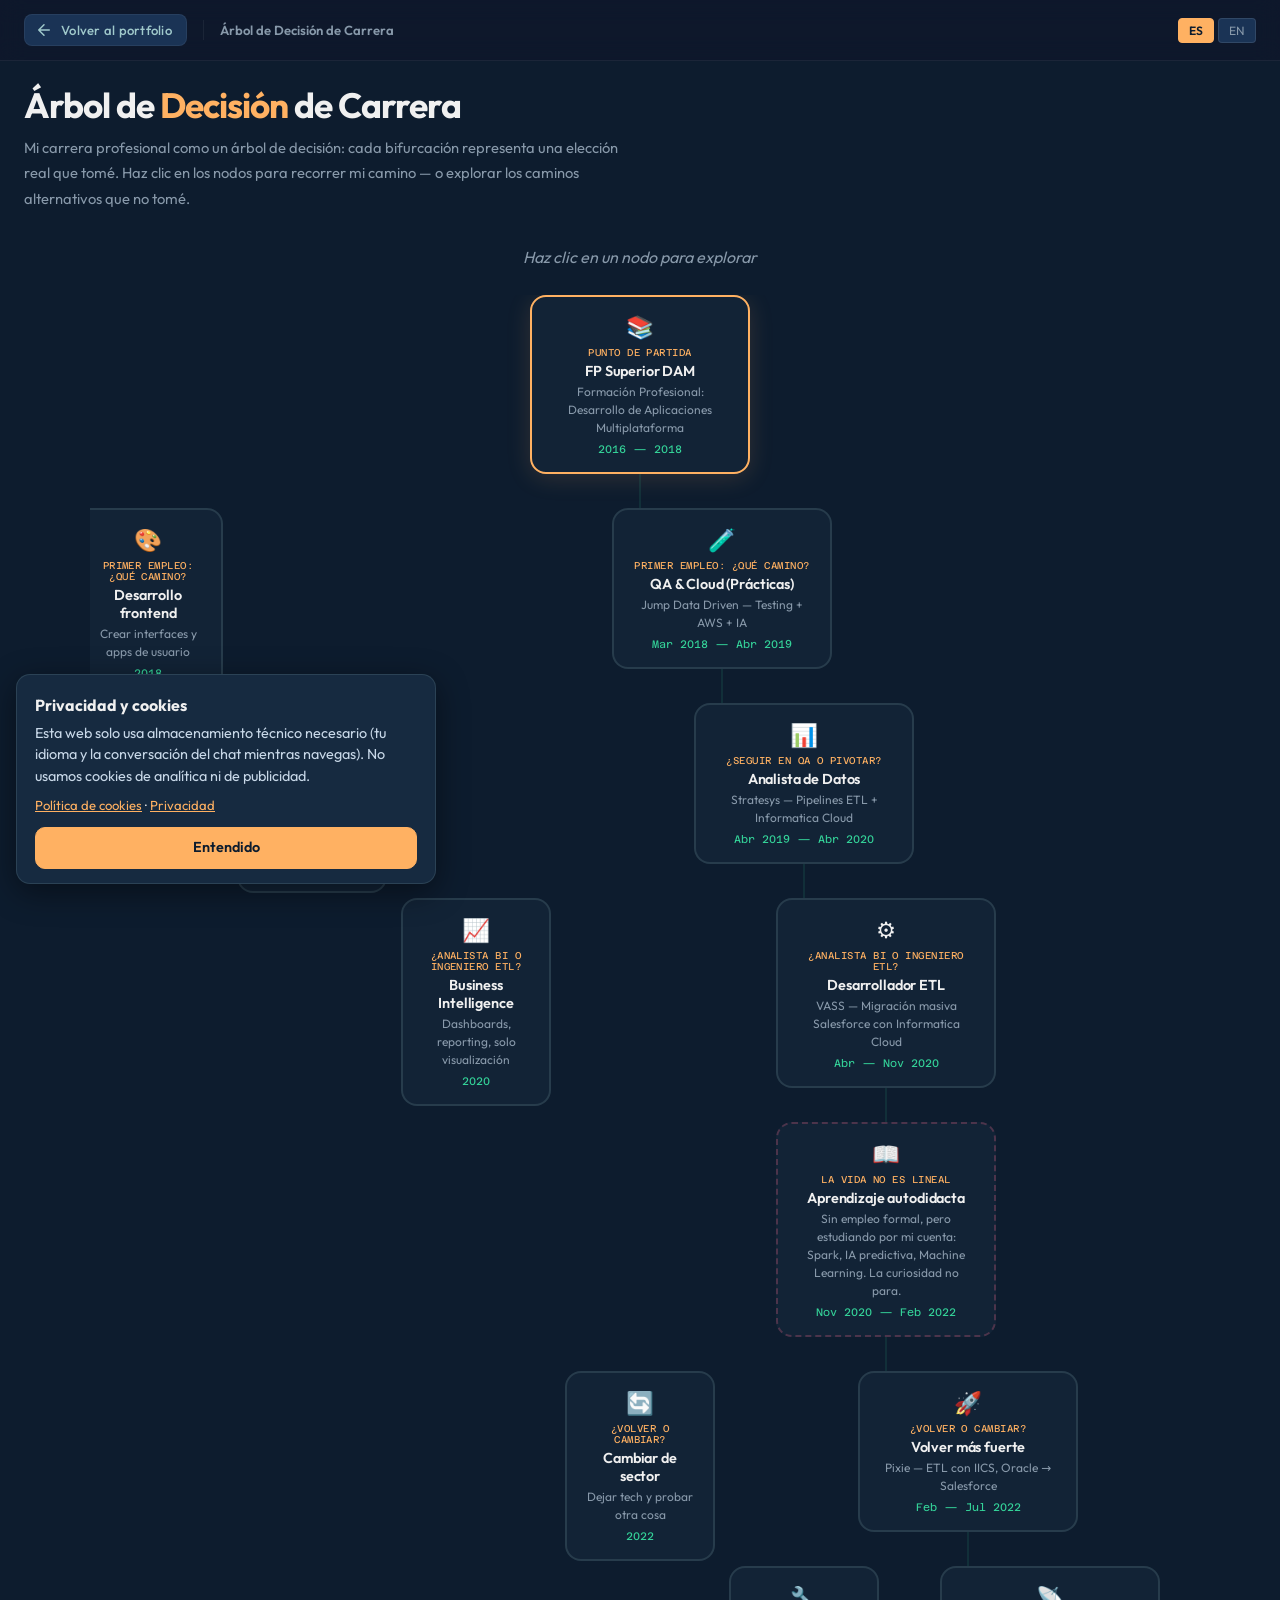
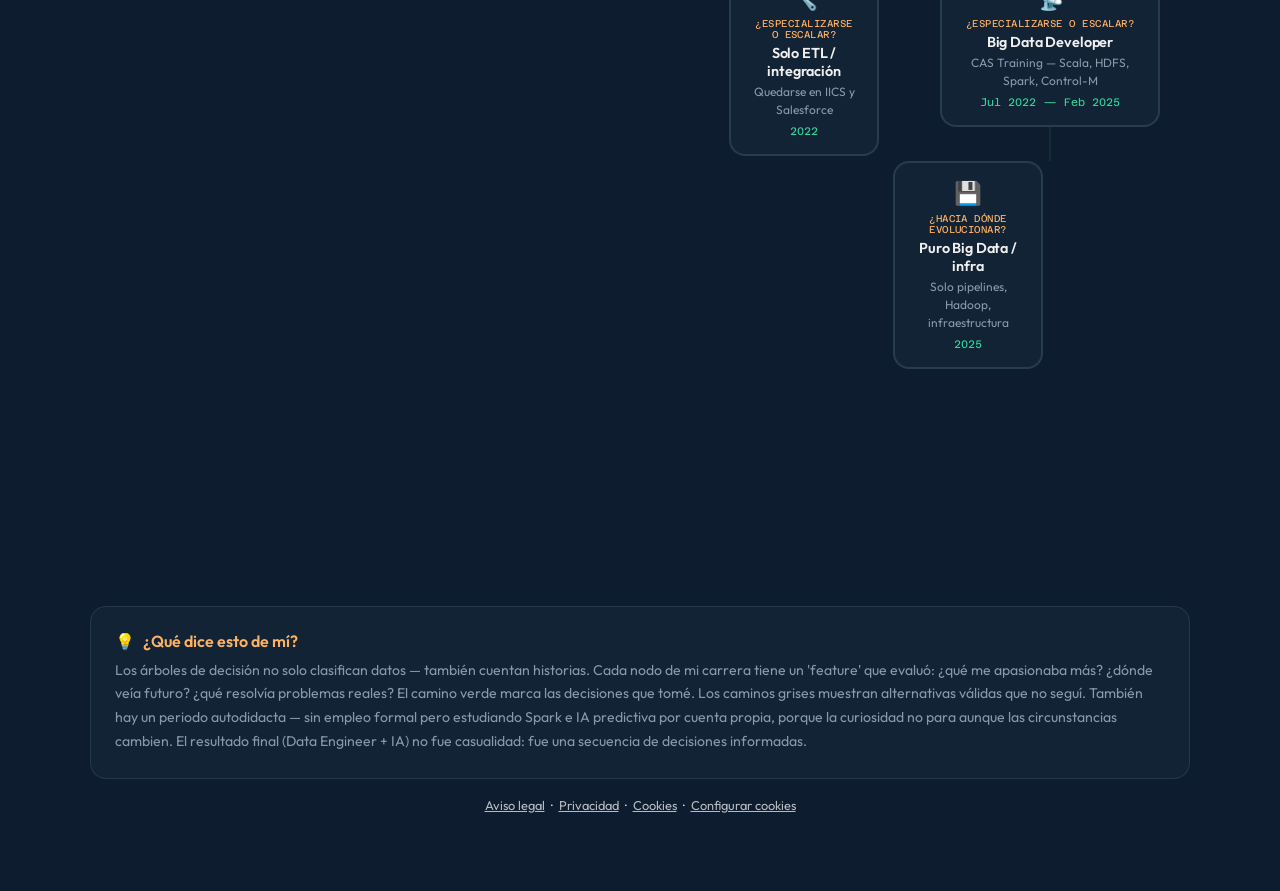
<file: decision-tree.html>
<!DOCTYPE html>
<html lang="es">
<head>
<meta charset="UTF-8">
<meta name="viewport" content="width=device-width,initial-scale=1">
<title data-es="Árbol de Decisión de Carrera — Adrian Cajas" data-en="Career Decision Tree — Adrian Cajas">Árbol de Decisión de Carrera — Adrian Cajas</title>
<link rel="stylesheet" href="assets/fonts/fonts.css">
<link rel="stylesheet" href="assets/consent/consent.css">
<style>
*,*::before,*::after{box-sizing:border-box;margin:0;padding:0}
:root{
  --bg:#0d1c2e;--bg2:#122336;--bg3:#1a3355;
  --accent:#FFB162;--teal:#A0C9CB;--wine:#6B1A34;--wine-light:#d45c7e;
  --emerald:#34d399;--purple:#a78bfa;
  --text:#f0f0f0;--muted:#8899aa;
  --radius:10px;--radius-lg:16px;
  --font:'Outfit',system-ui,sans-serif;
  --mono:'Azeret Mono',monospace;
  --ease:cubic-bezier(0.22,1,0.36,1);
}
html{background:var(--bg);color:var(--text);font-family:var(--font);scroll-behavior:smooth}
body{min-height:100vh;padding:24px 24px 60px}

.topbar{display:flex;align-items:center;justify-content:space-between;padding:14px 24px;background:rgba(15,23,42,.6);backdrop-filter:blur(12px);border-bottom:1px solid rgba(255,255,255,.06);z-index:10;margin:-24px -24px 24px}
.topbar-left{display:flex;align-items:center;gap:16px}
.topbar-back{display:inline-flex;align-items:center;gap:8px;padding:6px 14px 6px 10px;border-radius:8px;color:var(--teal);text-decoration:none;font-size:.82rem;font-weight:500;letter-spacing:.02em;background:var(--bg3);border:1px solid rgba(255,255,255,.06);transition:all .2s}
.topbar-back svg{width:18px;height:18px;flex-shrink:0}
.topbar-back:hover{color:var(--accent);border-color:rgba(255,177,98,.3);background:rgba(255,177,98,.08)}
.topbar-sep{width:1px;height:20px;background:rgba(255,255,255,.06)}
.topbar-title{font-size:.82rem;font-weight:600;color:var(--muted)}
.topbar-right{display:flex;align-items:center;gap:16px}

.lang-toggle{display:flex;gap:4px}
.lang-toggle button{background:var(--bg3);border:1px solid rgba(255,255,255,.1);color:var(--muted);padding:4px 10px;border-radius:4px;cursor:pointer;font-size:.75rem;font-family:var(--font);transition:all .2s}
.lang-toggle button.active{background:var(--accent);color:var(--bg);border-color:var(--accent);font-weight:600}

header{margin-bottom:32px;max-width:700px}
header h1{font-size:clamp(1.5rem,4vw,2.2rem);font-weight:700;line-height:1.15;letter-spacing:-0.03em}
header h1 em{font-style:normal;color:var(--accent)}
header p{color:var(--muted);font-size:.92rem;margin-top:10px;line-height:1.7;max-width:60ch}

/* Tree */
.tree-container{max-width:1100px;margin:0 auto;overflow-x:auto;padding-bottom:24px}

.tree-node{
  background:var(--bg2);border:2px solid rgba(160,201,203,.15);border-radius:var(--radius-lg);
  padding:16px 20px;cursor:pointer;transition:all .4s var(--ease);
  text-align:center;min-width:150px;max-width:220px;position:relative;
  opacity:0;transform:translateY(20px) scale(.95);
}
.tree-node.vis{opacity:1;transform:translateY(0) scale(1)}
.tree-node:hover{border-color:var(--accent);transform:translateY(-3px) scale(1.03);box-shadow:0 8px 30px rgba(255,177,98,.12)}
.tree-node.active{border-color:var(--accent);box-shadow:0 4px 24px rgba(255,177,98,.15);animation:nodeGlow 2s ease-in-out infinite alternate}
.tree-node.chosen{border-color:var(--emerald);box-shadow:0 4px 24px rgba(52,211,153,.15);animation:nodeGlowGreen 2s ease-in-out infinite alternate}
.tree-node.not-chosen{opacity:.25;transform:translateY(0) scale(.92);filter:grayscale(.5)}
.tree-node.gap-node{border-style:dashed;border-color:rgba(212,92,126,.3)}
.tree-node.gap-node.active{border-color:var(--wine-light);animation:nodeGlowWine 2s ease-in-out infinite alternate}

@keyframes nodeGlow{
  0%{box-shadow:0 4px 24px rgba(255,177,98,.1)}
  100%{box-shadow:0 4px 32px rgba(255,177,98,.25)}
}
@keyframes nodeGlowGreen{
  0%{box-shadow:0 4px 24px rgba(52,211,153,.1)}
  100%{box-shadow:0 4px 32px rgba(52,211,153,.25)}
}
@keyframes nodeGlowWine{
  0%{box-shadow:0 4px 24px rgba(212,92,126,.1)}
  100%{box-shadow:0 4px 32px rgba(212,92,126,.25)}
}

.node-question{font-family:var(--mono);font-size:.62rem;color:var(--accent);letter-spacing:.05em;text-transform:uppercase;margin-bottom:4px}
.node-title{font-weight:600;font-size:.9rem;letter-spacing:-.01em;margin-bottom:3px}
.node-desc{color:var(--muted);font-size:.75rem;line-height:1.5}
.node-year{font-family:var(--mono);font-size:.68rem;color:var(--emerald);margin-top:6px}
.node-icon{font-size:1.4rem;margin-bottom:6px;display:inline-block;animation:iconFloat 3s ease-in-out infinite}

@keyframes iconFloat{0%,100%{transform:translateY(0)}50%{transform:translateY(-3px)}}

/* Vertical layout */
.level{display:flex;justify-content:center;gap:14px;margin-bottom:0}
.branch{display:flex;flex-direction:column;align-items:center}
.connector{width:2px;height:34px;margin:0 auto;position:relative;overflow:hidden;background:rgba(160,201,203,.08)}
.connector::after{
  content:'';position:absolute;top:-100%;left:0;width:100%;height:100%;
  background:linear-gradient(to bottom,transparent,var(--teal),transparent);
  animation:flowDown 2s ease-in-out infinite;
}
.connector.chosen-path{background:rgba(52,211,153,.1)}
.connector.chosen-path::after{background:linear-gradient(to bottom,transparent,var(--emerald),transparent)}
.children{display:flex;gap:14px;justify-content:center}

@keyframes flowDown{0%{top:-100%}100%{top:200%}}

/* Result */
.result-box{max-width:600px;margin:32px auto 0;background:var(--bg2);border:1px solid rgba(160,201,203,.12);border-radius:var(--radius-lg);padding:28px;opacity:0;transform:translateY(20px) scale(.97);transition:all .5s var(--ease)}
.result-box.show{opacity:1;transform:none}
.result-box h3{font-size:1.1rem;font-weight:600;margin-bottom:12px;display:flex;align-items:center;gap:8px}
.result-box h3 .icon{font-size:1.3rem;animation:iconFloat 2s ease-in-out infinite}
.result-box p{color:var(--muted);font-size:.88rem;line-height:1.7}
.result-tag{display:inline-block;background:rgba(255,177,98,.12);color:var(--accent);padding:3px 10px;border-radius:12px;font-size:.75rem;font-family:var(--mono);margin:8px 4px 0 0;opacity:0;animation:tagFadeIn .4s var(--ease) forwards}
.result-tag:nth-child(1){animation-delay:.1s}
.result-tag:nth-child(2){animation-delay:.15s}
.result-tag:nth-child(3){animation-delay:.2s}
.result-tag:nth-child(4){animation-delay:.25s}
.result-tag:nth-child(5){animation-delay:.3s}
.result-tag:nth-child(6){animation-delay:.35s}
.result-tag:nth-child(7){animation-delay:.4s}
.result-tag:nth-child(8){animation-delay:.45s}

@keyframes tagFadeIn{from{opacity:0;transform:translateY(8px) scale(.9)}to{opacity:1;transform:none}}

.reset-btn{display:block;margin:20px auto 0;background:var(--bg3);border:1px solid rgba(255,255,255,.1);color:var(--teal);padding:8px 24px;border-radius:20px;cursor:pointer;font-size:.85rem;font-family:var(--font);transition:all .2s}
.reset-btn:hover{border-color:var(--accent);color:var(--accent);transform:scale(1.05)}

/* Path display */
.path-display{display:flex;align-items:center;gap:8px;justify-content:center;margin-bottom:24px;flex-wrap:wrap;min-height:28px}
.path-step{font-size:.72rem;font-family:var(--mono);color:var(--teal);padding:3px 10px;border-radius:12px;background:rgba(160,201,203,.08);animation:pathSlideIn .3s var(--ease) forwards}
.path-step.is-chosen{border:1px solid var(--emerald);color:var(--emerald)}
.path-step.is-gap{border:1px dashed var(--wine-light);color:var(--wine-light)}
.path-arrow{color:var(--muted);font-size:.7rem;animation:pathSlideIn .2s var(--ease) forwards}

@keyframes pathSlideIn{from{opacity:0;transform:translateX(-8px)}to{opacity:1;transform:none}}

/* Particles background */
.tree-bg{position:fixed;top:0;left:0;width:100%;height:100%;pointer-events:none;z-index:-1}

/* Info */
.info-box{max-width:1100px;margin:28px auto 0;background:var(--bg2);border:1px solid rgba(160,201,203,.12);border-radius:var(--radius-lg);padding:24px}
.info-box h3{font-size:1rem;font-weight:600;margin-bottom:8px;display:flex;align-items:center;gap:8px}
.info-box h3 span{color:var(--accent)}
.info-box p{color:var(--muted);font-size:.88rem;line-height:1.7}

@media(max-width:768px){
  .tree-node{min-width:110px;max-width:150px;padding:10px 12px}
  .node-title{font-size:.78rem}
  .node-desc{font-size:.68rem}
  .children{gap:8px}
}
@media(prefers-reduced-motion:reduce){
  .tree-node,.connector::after,.node-icon,.result-tag,.path-step,.path-arrow{animation:none!important}
  .tree-node{opacity:1;transform:none}
  .result-tag{opacity:1}
}
</style>
</head>
<body>

<div class="topbar">
  <div class="topbar-left">
    <a href="index.html#playground" class="topbar-back">
      <svg width="18" height="18" viewBox="0 0 24 24" fill="none" stroke="currentColor" stroke-width="2" stroke-linecap="round"><path d="M19 12H5m0 0l7 7m-7-7l7-7"/></svg>
      <span data-es="Volver al portfolio" data-en="Back to portfolio">Volver al portfolio</span>
    </a>
    <div class="topbar-sep"></div>
    <span class="topbar-title" data-es="Árbol de Decisión de Carrera" data-en="Career Decision Tree">Árbol de Decisión de Carrera</span>
  </div>
  <div class="topbar-right">
    <div class="lang-toggle">
      <button class="active" onclick="setLang('es')">ES</button>
      <button onclick="setLang('en')">EN</button>
    </div>
  </div>
</div>

<header>
  <h1><span data-es="Árbol de" data-en="Career">Árbol de</span> <em data-es="Decisión" data-en="Decision">Decisión</em> <span data-es="de Carrera" data-en="Tree">de Carrera</span></h1>
  <p data-es="Mi carrera profesional como un árbol de decisión: cada bifurcación representa una elección real que tomé. Haz clic en los nodos para recorrer mi camino — o explorar los caminos alternativos que no tomé." data-en="My career as a decision tree: each fork represents a real choice I made. Click the nodes to walk my path — or explore the alternative paths I didn't take.">Mi carrera profesional como un árbol de decisión: cada bifurcación representa una elección real que tomé. Haz clic en los nodos para recorrer mi camino — o explorar los caminos alternativos que no tomé.</p>
</header>

<div class="path-display" id="pathDisplay"></div>

<div class="tree-container" id="treeContainer"></div>

<div class="result-box" id="resultBox">
  <h3><span class="icon">🎯</span> <span id="resultTitle"></span></h3>
  <p id="resultText"></p>
  <div id="resultTags"></div>
  <button class="reset-btn" onclick="resetTree()" data-es="Reiniciar árbol" data-en="Reset tree">Reiniciar árbol</button>
</div>

<div class="info-box">
  <h3><span>💡</span> <span data-es="¿Qué dice esto de mí?" data-en="What does this say about me?">¿Qué dice esto de mí?</span></h3>
  <p data-es="Los árboles de decisión no solo clasifican datos — también cuentan historias. Cada nodo de mi carrera tiene un 'feature' que evaluó: ¿qué me apasionaba más? ¿dónde veía futuro? ¿qué resolvía problemas reales? El camino verde marca las decisiones que tomé. Los caminos grises muestran alternativas válidas que no seguí. También hay un periodo autodidacta — sin empleo formal pero estudiando Spark e IA predictiva por cuenta propia, porque la curiosidad no para aunque las circunstancias cambien. El resultado final (Data Engineer + IA) no fue casualidad: fue una secuencia de decisiones informadas." data-en="Decision trees don't just classify data — they tell stories. Each node in my career has a 'feature' that was evaluated: what was I passionate about? Where did I see a future? What solved real problems? The green path marks the decisions I made. The gray paths show valid alternatives I didn't pursue. There's also a self-taught period — no formal job but studying Spark and predictive AI on my own, because curiosity doesn't stop even when circumstances change. The final result (Data Engineer + AI) wasn't random: it was a sequence of informed decisions.">Los árboles de decisión no solo clasifican datos — también cuentan historias. Cada nodo de mi carrera tiene un 'feature' que evaluó: ¿qué me apasionaba más? ¿dónde veía futuro? ¿qué resolvía problemas reales? El camino verde marca las decisiones que tomé. Los caminos grises muestran alternativas válidas que no seguí. También hay un periodo autodidacta — sin empleo formal pero estudiando Spark e IA predictiva por cuenta propia, porque la curiosidad no para aunque las circunstancias cambien. El resultado final (Data Engineer + IA) no fue casualidad: fue una secuencia de decisiones informadas.</p>
</div>

<script>
(function(){
'use strict';

let currentLang = 'es';

/* ══════ TREE DATA — REAL CAREER ══════ */
const tree = {
  id:'root',
  question:{es:'PUNTO DE PARTIDA',en:'STARTING POINT'},
  icon:'📚',
  title:{es:'FP Superior DAM',en:'Higher Vocational DAM'},
  desc:{es:'Formación Profesional: Desarrollo de Aplicaciones Multiplataforma',en:'Vocational Training: Cross-platform App Development'},
  year:'2016 — 2018',
  chosen:true,
  children:[
    {
      id:'frontend',
      question:{es:'PRIMER EMPLEO: ¿QUÉ CAMINO?',en:'FIRST JOB: WHICH PATH?'},
      icon:'🎨',
      title:{es:'Desarrollo frontend',en:'Frontend development'},
      desc:{es:'Crear interfaces y apps de usuario',en:'Build user interfaces and apps'},
      year:'2018',
      chosen:false,
      result:{
        title:{es:'Frontend Developer',en:'Frontend Developer'},
        text:{es:'Sabía HTML, CSS, Java, PHP del FP — podría haber ido por frontend puro. Pero en mis prácticas en Jump Data Driven descubrí algo que me gustó más: los datos y la nube.',en:'I knew HTML, CSS, Java, PHP from my vocational training — I could have gone pure frontend. But during my internship at Jump Data Driven I discovered something I liked more: data and cloud.'},
        tags:['HTML/CSS','Java','PHP','JavaScript']
      }
    },
    {
      id:'qa-cloud',
      question:{es:'PRIMER EMPLEO: ¿QUÉ CAMINO?',en:'FIRST JOB: WHICH PATH?'},
      icon:'🧪',
      title:{es:'QA & Cloud (Prácticas)',en:'QA & Cloud (Internship)'},
      desc:{es:'Jump Data Driven — Testing + AWS + IA',en:'Jump Data Driven — Testing + AWS + AI'},
      year:'Mar 2018 — Abr 2019',
      chosen:true,
      children:[
        {
          id:'qa-pure',
          question:{es:'¿SEGUIR EN QA O PIVOTAR?',en:'STAY IN QA OR PIVOT?'},
          icon:'🔍',
          title:{es:'Especialista QA',en:'QA Specialist'},
          desc:{es:'Seguir en testing y automatización de pruebas',en:'Continue in testing and test automation'},
          year:'2019',
          chosen:false,
          result:{
            title:{es:'QA Engineer / SDET',en:'QA Engineer / SDET'},
            text:{es:'Ruby + Selenium me enseñaron mucho de automatización, pero lo que me enganchó fue trabajar con AWS y los algoritmos de IA. Quería estar del lado de los datos, no solo validarlos.',en:'Ruby + Selenium taught me a lot about automation, but what hooked me was working with AWS and AI algorithms. I wanted to be on the data side, not just validating it.'},
            tags:['Ruby','Selenium','Testing','CI/CD']
          }
        },
        {
          id:'data-analyst',
          question:{es:'¿SEGUIR EN QA O PIVOTAR?',en:'STAY IN QA OR PIVOT?'},
          icon:'📊',
          title:{es:'Analista de Datos',en:'Data Analyst'},
          desc:{es:'Stratesys — Pipelines ETL + Informatica Cloud',en:'Stratesys — ETL Pipelines + Informatica Cloud'},
          year:'Abr 2019 — Abr 2020',
          chosen:true,
          children:[
            {
              id:'bi-analyst',
              question:{es:'¿ANALISTA BI O INGENIERO ETL?',en:'BI ANALYST OR ETL ENGINEER?'},
              icon:'📈',
              title:{es:'Business Intelligence',en:'Business Intelligence'},
              desc:{es:'Dashboards, reporting, solo visualización',en:'Dashboards, reporting, visualization only'},
              year:'2020',
              chosen:false,
              result:{
                title:{es:'BI Analyst',en:'BI Analyst'},
                text:{es:'Power BI y reporting estaban bien, pero yo quería mover los datos, no solo pintarlos. Me gustaba construir los pipelines, resolver las dependencias, automatizar.',en:'Power BI and reporting were fine, but I wanted to move data, not just visualize it. I liked building pipelines, resolving dependencies, automating.'},
                tags:['Power BI','DAX','Excel','Reporting']
              }
            },
            {
              id:'etl-dev',
              question:{es:'¿ANALISTA BI O INGENIERO ETL?',en:'BI ANALYST OR ETL ENGINEER?'},
              icon:'⚙️',
              title:{es:'Desarrollador ETL',en:'ETL Developer'},
              desc:{es:'VASS — Migración masiva Salesforce con Informatica Cloud',en:'VASS — Massive Salesforce migration with Informatica Cloud'},
              year:'Abr — Nov 2020',
              chosen:true,
              children:[
                {
                  id:'gap',
                  question:{es:'LA VIDA NO ES LINEAL',en:'LIFE ISN\'T LINEAR'},
                  icon:'📖',
                  title:{es:'Aprendizaje autodidacta',en:'Self-taught learning'},
                  desc:{es:'Sin empleo formal, pero estudiando por mi cuenta: Spark, IA predictiva, Machine Learning. La curiosidad no para.',en:'No formal job, but studying on my own: Spark, predictive AI, Machine Learning. Curiosity never stops.'},
                  year:'Nov 2020 — Feb 2022',
                  chosen:true,
                  isGap:true,
                  children:[
                    {
                      id:'change-career',
                      question:{es:'¿VOLVER O CAMBIAR?',en:'COME BACK OR CHANGE?'},
                      icon:'🔄',
                      title:{es:'Cambiar de sector',en:'Change sectors'},
                      desc:{es:'Dejar tech y probar otra cosa',en:'Leave tech and try something else'},
                      year:'2022',
                      chosen:false,
                      result:{
                        title:{es:'Otro camino',en:'Another path'},
                        text:{es:'Podría haber dejado tech, pero ese tiempo estudiando Spark e IA predictiva por mi cuenta me confirmó que esto es lo mío. Volví con más base y más hambre.',en:'I could have left tech, but that time studying Spark and predictive AI on my own confirmed this is my thing. I came back with a stronger foundation and more hunger.'},
                        tags:['Reset','Autodidacta','Resiliencia']
                      }
                    },
                    {
                      id:'comeback-etl',
                      question:{es:'¿VOLVER O CAMBIAR?',en:'COME BACK OR CHANGE?'},
                      icon:'🚀',
                      title:{es:'Volver más fuerte',en:'Come back stronger'},
                      desc:{es:'Pixie — ETL con IICS, Oracle → Salesforce',en:'Pixie — ETL with IICS, Oracle → Salesforce'},
                      year:'Feb — Jul 2022',
                      chosen:true,
                      children:[
                        {
                          id:'stay-etl',
                          question:{es:'¿ESPECIALIZARSE O ESCALAR?',en:'SPECIALIZE OR SCALE UP?'},
                          icon:'🔧',
                          title:{es:'Solo ETL / integración',en:'Just ETL / integration'},
                          desc:{es:'Quedarse en IICS y Salesforce',en:'Stay with IICS and Salesforce'},
                          year:'2022',
                          chosen:false,
                          result:{
                            title:{es:'Senior ETL Developer',en:'Senior ETL Developer'},
                            text:{es:'IICS y Salesforce son mi zona fuerte — podría haberme quedado solo ahí. Pero CAS Training me dio la oportunidad de escalar: Scala, HDFS, Spark, Big Data de verdad.',en:'IICS and Salesforce are my strong zone — I could have stayed there. But CAS Training gave me the chance to scale up: Scala, HDFS, Spark, real Big Data.'},
                            tags:['IICS','Informatica Cloud','Salesforce','ETL']
                          }
                        },
                        {
                          id:'bigdata',
                          question:{es:'¿ESPECIALIZARSE O ESCALAR?',en:'SPECIALIZE OR SCALE UP?'},
                          icon:'📡',
                          title:{es:'Big Data Developer',en:'Big Data Developer'},
                          desc:{es:'CAS Training — Scala, HDFS, Spark, Control-M',en:'CAS Training — Scala, HDFS, Spark, Control-M'},
                          year:'Jul 2022 — Feb 2025',
                          chosen:true,
                          children:[
                            {
                              id:'pure-bigdata',
                              question:{es:'¿HACIA DÓNDE EVOLUCIONAR?',en:'WHERE TO EVOLVE?'},
                              icon:'💾',
                              title:{es:'Puro Big Data / infra',en:'Pure Big Data / infra'},
                              desc:{es:'Solo pipelines, Hadoop, infraestructura',en:'Only pipelines, Hadoop, infrastructure'},
                              year:'2025',
                              chosen:false,
                              result:{
                                title:{es:'Senior Big Data Engineer',en:'Senior Big Data Engineer'},
                                text:{es:'Scala + HDFS + Control-M me dieron una base sólida. Pero entonces llegaron los LLMs y todo cambió — vi que podía combinar mi experiencia en datos con IA para crear algo nuevo.',en:'Scala + HDFS + Control-M gave me a solid foundation. But then LLMs arrived and everything changed — I saw I could combine my data experience with AI to create something new.'},
                                tags:['Scala','HDFS','Spark','Control-M','Hadoop']
                              }
                            },
                            {
                              id:'ai-rpa',
                              question:{es:'¿HACIA DÓNDE EVOLUCIONAR?',en:'WHERE TO EVOLVE?'},
                              icon:'🤖',
                              title:{es:'IA + RPA + Datos',en:'AI + RPA + Data'},
                              desc:{es:'Torres y Carrera — LLMs, agentes, automatización inteligente',en:'Torres y Carrera — LLMs, agents, intelligent automation'},
                              year:'Nov 2025 — Actual',
                              chosen:true,
                              result:{
                                title:{es:'Data Analyst & AI Solutions — Presente',en:'Data Analyst & AI Solutions — Present'},
                                text:{es:'Aquí estoy hoy: combinando +7 años de experiencia en pipelines de datos con LLMs (Claude, Gemini, ChatGPT), multi-agentes, vibe coding con base real de type-coding, Power BI, Power Automate, y automatización inteligente. Cada herramienta nueva de IA que sale, la pruebo. El siguiente paso está abierto.',en:'Here I am today: combining 7+ years of data pipeline experience with LLMs (Claude, Gemini, ChatGPT), multi-agents, vibe coding with real type-coding foundation, Power BI, Power Automate, and intelligent automation. Every new AI tool that comes out, I try it. The next step is open.'},
                                tags:['LLMs','Multi-agentes','Python','IICS','Power BI','Power Automate','Vibe Coding','RPA']
                              }
                            }
                          ]
                        }
                      ]
                    }
                  ]
                }
              ]
            }
          ]
        }
      ]
    }
  ]
};

/* ══════ RENDER ══════ */
const container = document.getElementById('treeContainer');
const pathDisplay = document.getElementById('pathDisplay');
const resultBox = document.getElementById('resultBox');
let userPath = [];

function renderTree(){
  container.innerHTML='';
  resultBox.classList.remove('show');
  userPath=[];
  updatePath();
  renderNode(tree, container, 0);
}

function renderNode(node, parent, depth){
  const branch = document.createElement('div');
  branch.className='branch';

  // Node element
  const el = document.createElement('div');
  el.className='tree-node'+(node.isGap?' gap-node':'');
  el.id='node-'+node.id;
  if(depth===0) el.classList.add('active');

  el.innerHTML=
    '<div class="node-icon">'+node.icon+'</div>'+
    '<div class="node-question" data-es="'+node.question.es+'" data-en="'+node.question.en+'">'+node.question[currentLang]+'</div>'+
    '<div class="node-title" data-es="'+node.title.es+'" data-en="'+node.title.en+'">'+node.title[currentLang]+'</div>'+
    '<div class="node-desc" data-es="'+node.desc.es+'" data-en="'+node.desc.en+'">'+node.desc[currentLang]+'</div>'+
    '<div class="node-year">'+node.year+'</div>';

  el.addEventListener('click', function(e){
    e.stopPropagation();
    selectNode(node, depth);
  });

  branch.appendChild(el);

  // Children
  if(node.children && node.children.length){
    const conn = document.createElement('div');
    conn.className='connector'+(node.chosen?' chosen-path':'');
    branch.appendChild(conn);

    const childrenWrap = document.createElement('div');
    childrenWrap.className='children';

    node.children.forEach(function(child){
      renderNode(child, childrenWrap, depth+1);
    });

    branch.appendChild(childrenWrap);
  }

  parent.appendChild(branch);
}


function selectNode(node, depth){
  document.querySelectorAll('.tree-node').forEach(function(n){
    n.classList.remove('active','chosen','not-chosen');
  });

  userPath = [];
  function findPath(n, target, path){
    path.push(n);
    if(n.id===target.id) return true;
    if(n.children){
      for(var i=0;i<n.children.length;i++){
        if(findPath(n.children[i], target, path)) return true;
      }
    }
    path.pop();
    return false;
  }
  findPath(tree, node, userPath);
  updatePath();

  userPath.forEach(function(n){
    var el = document.getElementById('node-'+n.id);
    if(el) el.classList.add('chosen');
  });

  var activeEl = document.getElementById('node-'+node.id);
  if(activeEl){ activeEl.classList.remove('chosen'); activeEl.classList.add('active'); }

  if(node.children){
    node.children.forEach(function(child){
      var el = document.getElementById('node-'+child.id);
      if(el && !child.chosen) el.classList.add('not-chosen');
    });
  }

  if(node.result){
    showResult(node);
  } else {
    resultBox.classList.remove('show');
  }
}

function showResult(node){
  var r = node.result;
  resultBox.innerHTML=
    '<h3>'+r.title[currentLang]+'</h3>'+
    '<p>'+r.text[currentLang]+'</p>'+
    '<div class="result-tags">'+r.tags.map(function(t){return '<span class="result-tag">'+t+'</span>';}).join('')+'</div>';
  resultBox.classList.add('show');
  resultBox.scrollIntoView({behavior:'smooth',block:'nearest'});
}

function updatePath(){
  if(userPath.length===0){
    pathDisplay.innerHTML='<span style="color:var(--muted);font-style:italic" data-es="Haz clic en un nodo para explorar" data-en="Click a node to explore">'+
      (currentLang==='es'?'Haz clic en un nodo para explorar':'Click a node to explore')+'</span>';
    return;
  }
  pathDisplay.innerHTML=userPath.map(function(n,i){
    var color = i===userPath.length-1?'var(--accent)':'var(--teal)';
    return '<span style="color:'+color+'">'+n.title[currentLang]+'</span>';
  }).join(' <span style="color:var(--muted)">&rarr;</span> ');
}

/* ====== LANGUAGE ====== */
window.setLang = function(lang){
  currentLang = lang;
  try{ localStorage.setItem('portfolio-lang', lang); }catch(e){}
  document.documentElement.lang = lang;

  document.querySelectorAll('.lang-toggle button').forEach(function(b){ b.classList.remove('active'); });
  document.querySelector('.lang-toggle button:nth-child('+(lang==='es'?'1':'2')+')').classList.add('active');

  document.querySelectorAll('[data-es][data-en]').forEach(function(el){
    el.textContent = el.getAttribute('data-'+lang);
  });

  var t = document.querySelector('title');
  if(t && t.dataset.es) t.textContent = t.getAttribute('data-'+lang);

  renderTree();
  animateEntrance();
};

/* ====== ENTRANCE ANIMATION ====== */
function animateEntrance(){
  var nodes = document.querySelectorAll('.tree-node');
  nodes.forEach(function(node, i){
    setTimeout(function(){ node.classList.add('vis'); }, 100 + i * 120);
  });
}


/* ====== INIT ====== */
try{
  var saved = localStorage.getItem('portfolio-lang');
  if(saved && (saved==='es'||saved==='en')) currentLang = saved;
}catch(e){}

renderTree();
animateEntrance();

if(currentLang !== 'es') setLang(currentLang);

})();
</script>
<nav class="legal-mini"><a href="aviso-legal.html">Aviso legal</a>·<a href="privacidad.html">Privacidad</a>·<a href="cookies.html">Cookies</a>·<a href="#" data-consent-open>Configurar cookies</a></nav>
<script src="assets/consent/consent.js" defer></script>
</body>
</html>
</file>
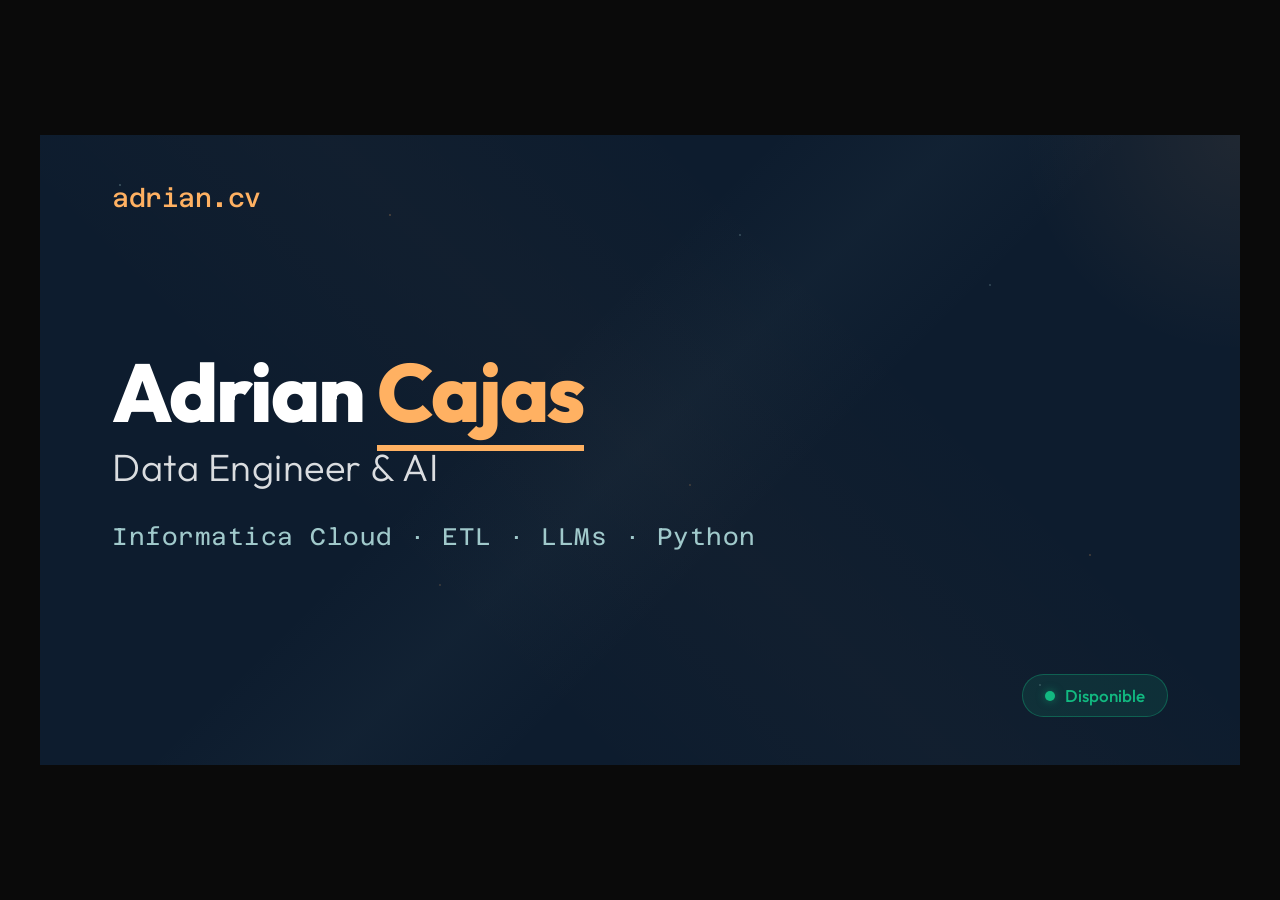
<file: og-image.html>
<!DOCTYPE html>
<html lang="es">
<head>
<meta charset="UTF-8">
<meta name="viewport" content="width=1200">
<title>OG Image — Adrian Cajas</title>
<link rel="stylesheet" href="assets/fonts/fonts.css">
<style>
  *, *::before, *::after { margin: 0; padding: 0; box-sizing: border-box; }
  html, body { overflow: hidden; background: #0a0a0a; }
  body { display: flex; align-items: center; justify-content: center; min-height: 100vh; }

  .card {
    position: relative;
    width: 1200px;
    height: 630px;
    background: #0d1c2e;
    overflow: hidden;
    font-family: 'Outfit', sans-serif;
  }

  /* ── Particle-style dot pattern ── */
  .card::before {
    content: '';
    position: absolute;
    inset: 0;
    background:
      radial-gradient(1.5px 1.5px at 80px 50px, rgba(160,201,203,0.25) 50%, transparent 51%),
      radial-gradient(1px 1px at 200px 120px, rgba(160,201,203,0.18) 50%, transparent 51%),
      radial-gradient(1.5px 1.5px at 350px 80px, rgba(255,177,98,0.2) 50%, transparent 51%),
      radial-gradient(1px 1px at 500px 200px, rgba(160,201,203,0.15) 50%, transparent 51%),
      radial-gradient(1.5px 1.5px at 700px 100px, rgba(160,201,203,0.22) 50%, transparent 51%),
      radial-gradient(1px 1px at 850px 300px, rgba(255,177,98,0.12) 50%, transparent 51%),
      radial-gradient(1.5px 1.5px at 950px 150px, rgba(160,201,203,0.2) 50%, transparent 51%),
      radial-gradient(1px 1px at 1100px 250px, rgba(160,201,203,0.18) 50%, transparent 51%),
      radial-gradient(1px 1px at 150px 400px, rgba(160,201,203,0.15) 50%, transparent 51%),
      radial-gradient(1.5px 1.5px at 400px 450px, rgba(255,177,98,0.15) 50%, transparent 51%),
      radial-gradient(1px 1px at 600px 500px, rgba(160,201,203,0.18) 50%, transparent 51%),
      radial-gradient(1px 1px at 800px 480px, rgba(160,201,203,0.12) 50%, transparent 51%),
      radial-gradient(1.5px 1.5px at 1050px 420px, rgba(255,177,98,0.18) 50%, transparent 51%),
      radial-gradient(1px 1px at 300px 560px, rgba(160,201,203,0.15) 50%, transparent 51%),
      radial-gradient(1px 1px at 750px 580px, rgba(160,201,203,0.12) 50%, transparent 51%),
      radial-gradient(1.5px 1.5px at 1000px 550px, rgba(160,201,203,0.2) 50%, transparent 51%),
      radial-gradient(1px 1px at 50px 280px, rgba(255,177,98,0.1) 50%, transparent 51%),
      radial-gradient(1px 1px at 450px 320px, rgba(160,201,203,0.14) 50%, transparent 51%),
      radial-gradient(1.5px 1.5px at 650px 350px, rgba(255,177,98,0.16) 50%, transparent 51%),
      radial-gradient(1px 1px at 900px 60px, rgba(160,201,203,0.18) 50%, transparent 51%);
    z-index: 1;
    pointer-events: none;
  }

  /* ── Subtle connecting lines ── */
  .card::after {
    content: '';
    position: absolute;
    inset: 0;
    background:
      linear-gradient(135deg, transparent 40%, rgba(160,201,203,0.03) 50%, transparent 60%),
      linear-gradient(45deg, transparent 30%, rgba(255,177,98,0.02) 50%, transparent 70%);
    z-index: 1;
    pointer-events: none;
  }

  .content {
    position: relative;
    z-index: 2;
    width: 100%;
    height: 100%;
    padding: 52px 72px;
    display: flex;
    flex-direction: column;
    justify-content: center;
  }

  /* ── Logo ── */
  .logo {
    position: absolute;
    top: 48px;
    left: 72px;
    font-family: 'Azeret Mono', monospace;
    font-size: 26px;
    font-weight: 500;
    color: #FFB162;
    letter-spacing: -0.5px;
  }

  /* ── Title ── */
  .title {
    font-size: 82px;
    font-weight: 800;
    color: #ffffff;
    line-height: 1.05;
    letter-spacing: -2px;
    margin-bottom: 8px;
  }
  .title .accent {
    color: #FFB162;
    border-bottom: 6px solid #FFB162;
    padding-bottom: 2px;
  }

  /* ── Subtitle ── */
  .subtitle {
    font-size: 38px;
    font-weight: 300;
    color: rgba(255,255,255,0.85);
    margin-bottom: 32px;
    letter-spacing: 0.5px;
  }

  /* ── Tech line ── */
  .tech-line {
    font-family: 'Azeret Mono', monospace;
    font-size: 24px;
    font-weight: 400;
    color: #A0C9CB;
    letter-spacing: 0.5px;
  }

  /* ── Available badge ── */
  .badge {
    position: absolute;
    bottom: 48px;
    right: 72px;
    display: flex;
    align-items: center;
    gap: 10px;
    background: rgba(16,185,129,0.12);
    border: 1.5px solid rgba(16,185,129,0.35);
    border-radius: 24px;
    padding: 10px 22px;
    font-size: 17px;
    font-weight: 500;
    color: #10b981;
  }
  .badge-dot {
    width: 10px;
    height: 10px;
    border-radius: 50%;
    background: #10b981;
    box-shadow: 0 0 8px rgba(16,185,129,0.5);
  }

  /* ── Decorative corner accent ── */
  .corner-accent {
    position: absolute;
    top: 0;
    right: 0;
    width: 220px;
    height: 220px;
    background: radial-gradient(circle at 100% 0%, rgba(255,177,98,0.08) 0%, transparent 70%);
    z-index: 1;
  }
</style>
</head>
<body>
<div class="card">
  <div class="corner-accent"></div>
  <div class="content">
    <div class="logo">adrian<span style="color:#FFB162;font-weight:800">.</span>cv</div>
    <div class="title">Adrian <span class="accent">Cajas</span></div>
    <div class="subtitle">Data Engineer & AI</div>
    <div class="tech-line">Informatica Cloud &middot; ETL &middot; LLMs &middot; Python</div>
  </div>
  <div class="badge">
    <div class="badge-dot"></div>
    Disponible
  </div>
</div>
</body>
</html>
<!--
  1. Abre este archivo en el navegador a 1200px de ancho minimo.
  2. Captura SOLO el recuadro .card (1200x630).
  3. Guardalo como og-image.png (PNG, <500KB).
  4. Subelo al bucket en la raiz con el nombre og-image.png.
-->
</file>
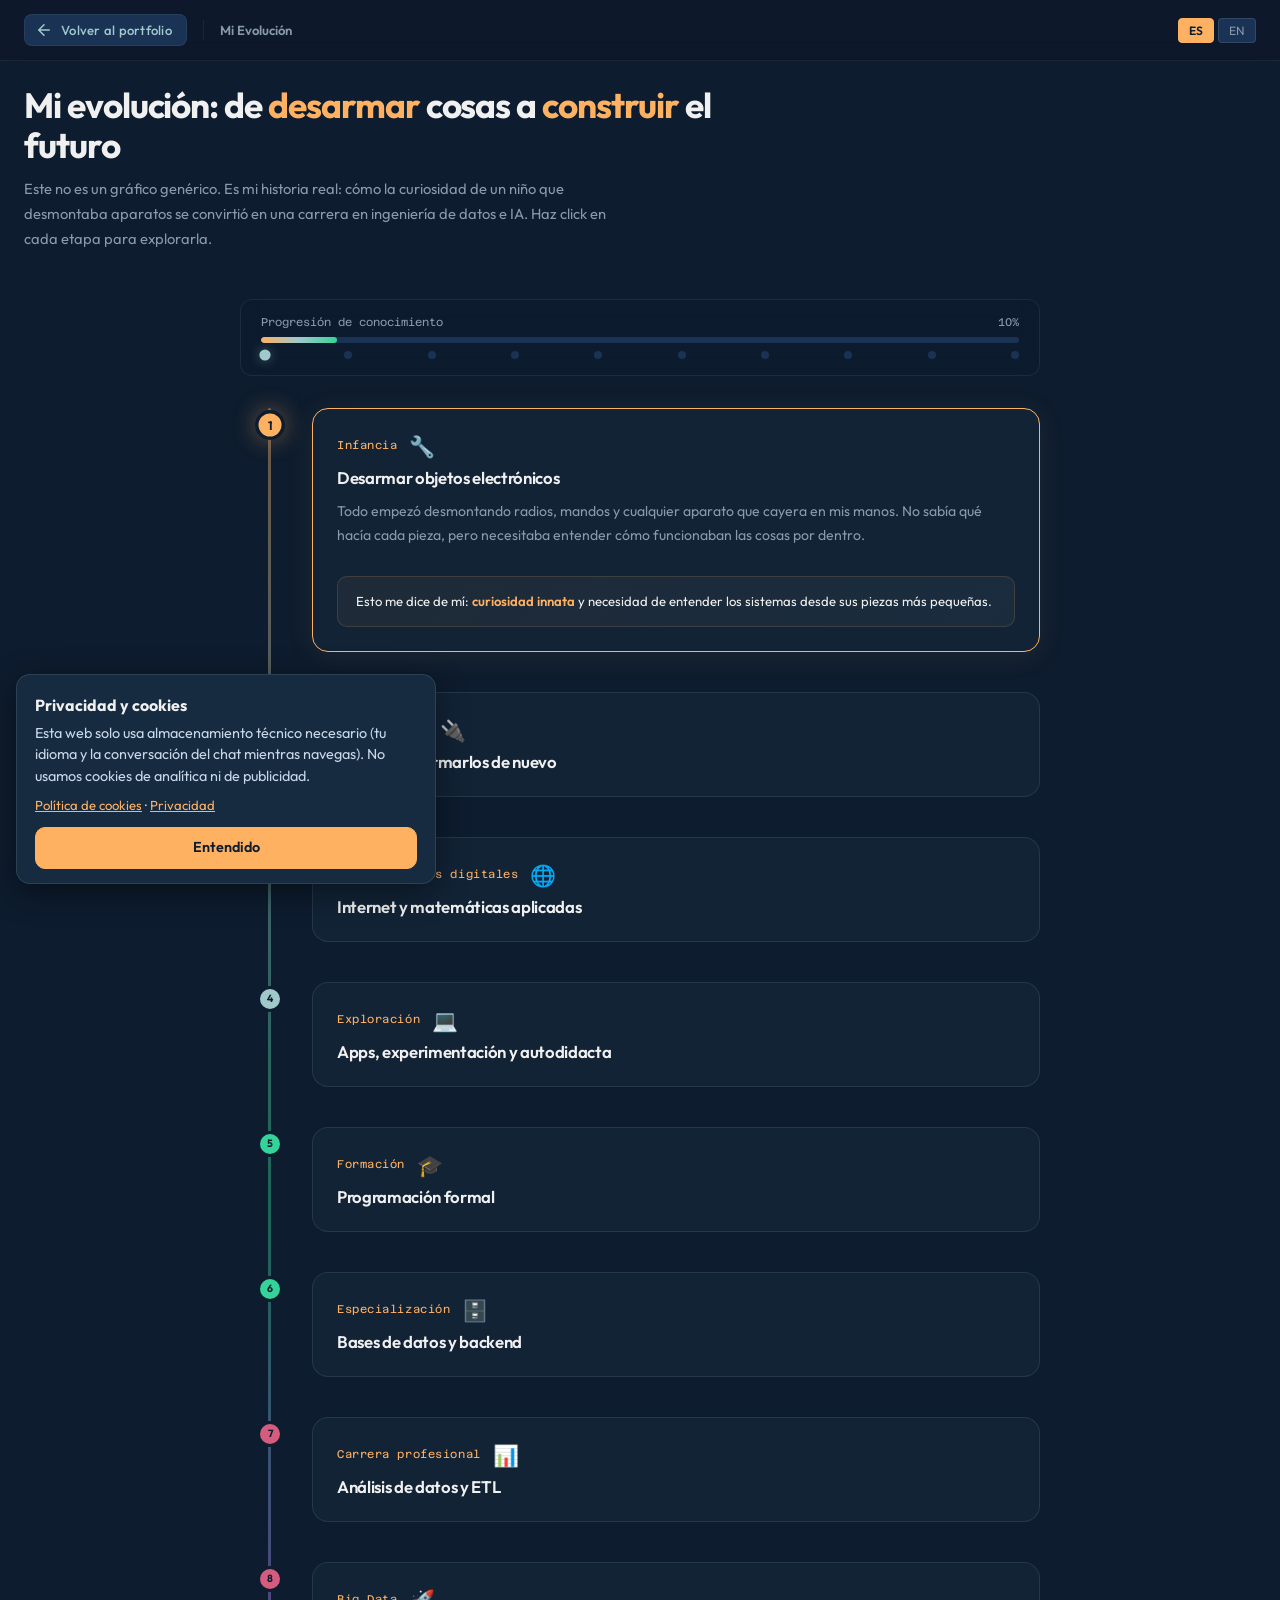
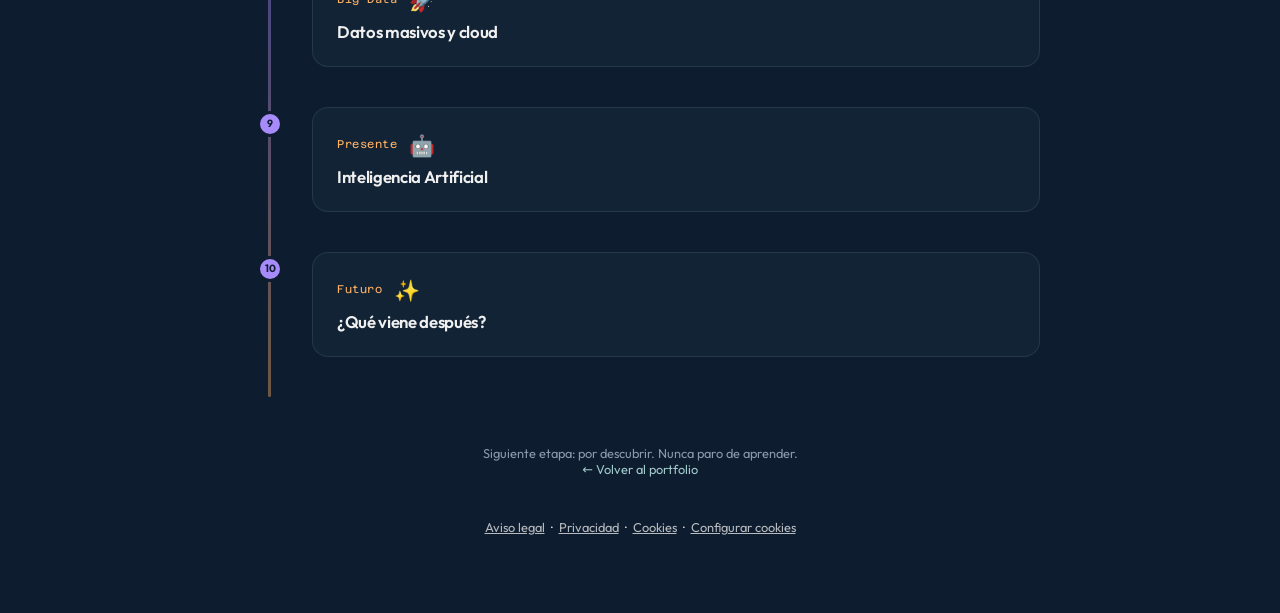
<file: predictive-model.html>
<!DOCTYPE html>
<html lang="es">
<head>
<meta charset="UTF-8">
<meta name="viewport" content="width=device-width,initial-scale=1">
<title data-es="Evolución de Conocimiento — Adrian Cajas" data-en="Knowledge Evolution — Adrian Cajas">Evolución de Conocimiento — Adrian Cajas</title>
<link rel="stylesheet" href="assets/fonts/fonts.css">
<link rel="stylesheet" href="assets/consent/consent.css">
<style>
*,*::before,*::after{box-sizing:border-box;margin:0;padding:0}
:root{
  --bg:#0d1c2e;--bg2:#122336;--bg3:#1a3355;
  --accent:#FFB162;--teal:#A0C9CB;--wine:#6B1A34;--wine-light:#d45c7e;
  --emerald:#34d399;--purple:#a78bfa;
  --text:#f0f0f0;--muted:#8899aa;
  --radius:10px;--radius-lg:16px;
  --font:'Outfit',system-ui,sans-serif;
  --mono:'Azeret Mono',monospace;
  --ease:cubic-bezier(0.22,1,0.36,1);
}
html{background:var(--bg);color:var(--text);font-family:var(--font);scroll-behavior:smooth}
body{min-height:100vh;padding:24px 24px 60px}

.topbar{display:flex;align-items:center;justify-content:space-between;padding:14px 24px;background:rgba(15,23,42,.6);backdrop-filter:blur(12px);border-bottom:1px solid rgba(255,255,255,.06);z-index:10;margin:-24px -24px 24px}
.topbar-left{display:flex;align-items:center;gap:16px}
.topbar-back{display:inline-flex;align-items:center;gap:8px;padding:6px 14px 6px 10px;border-radius:8px;color:var(--teal);text-decoration:none;font-size:.82rem;font-weight:500;letter-spacing:.02em;background:var(--bg3);border:1px solid rgba(255,255,255,.06);transition:all .2s}
.topbar-back svg{width:18px;height:18px;flex-shrink:0}
.topbar-back:hover{color:var(--accent);border-color:rgba(255,177,98,.3);background:rgba(255,177,98,.08)}
.topbar-sep{width:1px;height:20px;background:rgba(255,255,255,.06)}
.topbar-title{font-size:.82rem;font-weight:600;color:var(--muted)}
.topbar-right{display:flex;align-items:center;gap:16px}
.lang-toggle{display:flex;gap:4px}
.lang-toggle button{background:var(--bg3);border:1px solid rgba(255,255,255,.1);color:var(--muted);padding:4px 10px;border-radius:4px;cursor:pointer;font-size:.75rem;font-family:var(--font);transition:all .2s}
.lang-toggle button.active{background:var(--accent);color:var(--bg);border-color:var(--accent);font-weight:600}

header{margin-bottom:48px;max-width:700px}
header h1{font-size:clamp(1.5rem,4vw,2.2rem);font-weight:700;line-height:1.15;letter-spacing:-0.03em}
header h1 em{font-style:normal;color:var(--accent)}
header p{color:var(--muted);font-size:.92rem;margin-top:10px;line-height:1.7;max-width:60ch}

/* ══════ TIMELINE ══════ */
.timeline{position:relative;max-width:800px;margin:0 auto}
.timeline::before{
  content:'';position:absolute;left:28px;top:0;bottom:0;width:3px;
  background:linear-gradient(to bottom,var(--accent),var(--teal),var(--emerald),var(--purple),var(--accent));
  border-radius:2px;opacity:0.4;
}

.stage{
  position:relative;padding:0 0 40px 72px;
  opacity:0;transform:translateY(20px);
  transition:opacity 0.5s var(--ease),transform 0.5s var(--ease);
}
.stage.vis{opacity:1;transform:none}

.stage-dot{
  position:absolute;left:17px;top:4px;
  width:26px;height:26px;border-radius:50%;
  border:3px solid var(--bg);
  display:flex;align-items:center;justify-content:center;
  font-size:0.65rem;font-weight:700;color:var(--bg);
  z-index:2;transition:transform 0.3s var(--ease),box-shadow 0.3s;
  cursor:pointer;
}
.stage-dot:hover{transform:scale(1.2)}
.stage.active .stage-dot{box-shadow:0 0 20px rgba(255,177,98,0.4);transform:scale(1.15)}

.stage-content{
  background:var(--bg2);border:1px solid rgba(160,201,203,0.12);
  border-radius:var(--radius-lg);padding:24px;
  transition:border-color 0.3s,box-shadow 0.3s;cursor:pointer;
}
.stage-content:hover{border-color:rgba(255,177,98,0.25)}
.stage.active .stage-content{border-color:var(--accent);box-shadow:0 4px 30px rgba(255,177,98,0.08)}

.stage-header{display:flex;align-items:center;gap:12px;margin-bottom:8px}
.stage-era{font-family:var(--mono);font-size:0.7rem;color:var(--accent);letter-spacing:0.05em}
.stage-icon{font-size:1.3rem}
.stage-title{font-size:1.05rem;font-weight:600;letter-spacing:-0.02em}

.stage-desc{
  color:var(--muted);font-size:0.88rem;line-height:1.7;
  max-height:0;overflow:hidden;
  transition:max-height 0.5s var(--ease),margin-top 0.3s,opacity 0.3s;
  opacity:0;
}
.stage.active .stage-desc{max-height:400px;margin-top:12px;opacity:1}

.stage-skills{
  display:flex;flex-wrap:wrap;gap:6px;
  max-height:0;overflow:hidden;opacity:0;
  transition:max-height 0.5s var(--ease),margin-top 0.3s,opacity 0.3s;
}
.stage.active .stage-skills{max-height:200px;margin-top:14px;opacity:1}

.skill-tag{
  font-family:var(--mono);font-size:0.68rem;
  padding:4px 12px;border-radius:100px;
  border:1px solid rgba(160,201,203,0.2);
  color:var(--teal);background:rgba(160,201,203,0.06);
}

.stage-insight{
  max-height:0;overflow:hidden;opacity:0;
  transition:max-height 0.5s var(--ease),margin-top 0.3s,opacity 0.3s;
}
.stage.active .stage-insight{max-height:200px;margin-top:14px;opacity:1}
.insight-box{
  background:linear-gradient(135deg,rgba(255,177,98,0.06),rgba(160,201,203,0.06));
  border:1px solid rgba(255,177,98,0.15);border-radius:var(--radius);
  padding:14px 18px;font-size:0.82rem;color:var(--text);line-height:1.6;
}
.insight-box strong{color:var(--accent);font-weight:600}

/* ══════ PROGRESS BAR ══════ */
.progress-wrap{
  position:sticky;top:16px;z-index:10;
  background:rgba(13,28,46,0.92);backdrop-filter:blur(12px);
  border:1px solid rgba(160,201,203,0.1);border-radius:12px;
  padding:16px 20px;margin-bottom:32px;max-width:800px;margin-left:auto;margin-right:auto;
}
.progress-label{font-family:var(--mono);font-size:0.7rem;color:var(--muted);margin-bottom:8px;display:flex;justify-content:space-between}
.progress-bar{height:6px;background:var(--bg3);border-radius:3px;overflow:hidden}
.progress-fill{height:100%;border-radius:3px;background:linear-gradient(90deg,var(--accent),var(--teal),var(--emerald));transition:width 0.4s var(--ease)}
.progress-stages{display:flex;justify-content:space-between;margin-top:8px}
.progress-pip{
  width:8px;height:8px;border-radius:50%;background:var(--bg3);
  transition:background 0.3s,transform 0.3s;cursor:pointer;
}
.progress-pip.done{background:var(--accent)}
.progress-pip.current{background:var(--teal);transform:scale(1.4);box-shadow:0 0 8px rgba(160,201,203,0.4)}

.demo-footer{text-align:center;padding:48px 0 24px;color:var(--muted);font-size:.8rem}
.demo-footer a{color:var(--teal);text-decoration:none}
.demo-footer a:hover{color:var(--accent)}

@media(max-width:600px){
  body{padding:16px 16px 48px}
  .stage{padding-left:56px}
  .timeline::before{left:20px}
  .stage-dot{left:9px;width:24px;height:24px;font-size:0.6rem}
}

@media(prefers-reduced-motion:reduce){
  .stage{opacity:1;transform:none;transition:none}
  .stage-desc,.stage-skills,.stage-insight{transition:none}
}
</style>
</head>
<body>

<div class="topbar">
  <div class="topbar-left">
    <a href="index.html#playground" class="topbar-back">
      <svg width="18" height="18" viewBox="0 0 24 24" fill="none" stroke="currentColor" stroke-width="2" stroke-linecap="round"><path d="M19 12H5m0 0l7 7m-7-7l7-7"/></svg>
      <span data-es="Volver al portfolio" data-en="Back to portfolio">Volver al portfolio</span>
    </a>
    <div class="topbar-sep"></div>
    <span class="topbar-title" data-es="Mi Evolución" data-en="My Evolution">Mi Evolución</span>
  </div>
  <div class="topbar-right">
    <div class="lang-toggle">
      <button class="active" id="btnEs">ES</button>
      <button id="btnEn">EN</button>
    </div>
  </div>
</div>

<header>
  <h1><span data-es="Mi evolución: de" data-en="My evolution: from">Mi evolución: de</span> <em data-es="desarmar" data-en="taking apart">desarmar</em> <span data-es="cosas a" data-en="things to">cosas a</span> <em data-es="construir" data-en="building">construir</em> <span data-es="el futuro" data-en="the future">el futuro</span></h1>
  <p data-es="Este no es un gráfico genérico. Es mi historia real: cómo la curiosidad de un niño que desmontaba aparatos se convirtió en una carrera en ingeniería de datos e IA. Haz click en cada etapa para explorarla." data-en="This is not a generic chart. It's my real story: how a kid's curiosity taking apart electronics became a career in data engineering and AI. Click each stage to explore it.">Este no es un gráfico genérico. Es mi historia real: cómo la curiosidad de un niño que desmontaba aparatos se convirtió en una carrera en ingeniería de datos e IA. Haz click en cada etapa para explorarla.</p>
</header>

<div class="progress-wrap">
  <div class="progress-label">
    <span data-es="Progresión de conocimiento" data-en="Knowledge progression">Progresión de conocimiento</span>
    <span id="progressPct">0%</span>
  </div>
  <div class="progress-bar"><div class="progress-fill" id="progressFill" style="width:0%"></div></div>
  <div class="progress-stages" id="progressPips"></div>
</div>

<div class="timeline" id="timeline"></div>

<div class="demo-footer">
  <p data-es="Siguiente etapa: por descubrir. Nunca paro de aprender." data-en="Next stage: to be discovered. I never stop learning.">Siguiente etapa: por descubrir. Nunca paro de aprender.</p>
  <a href="index.html#playground" data-es="← Volver al portfolio" data-en="← Back to portfolio">← Volver al portfolio</a>
</div>

<script>
(function(){
'use strict';

const stages = [
  {
    era: { es: 'Infancia', en: 'Childhood' },
    icon: '🔧',
    title: { es: 'Desarmar objetos electrónicos', en: 'Taking apart electronics' },
    desc: {
      es: 'Todo empezó desmontando radios, mandos y cualquier aparato que cayera en mis manos. No sabía qué hacía cada pieza, pero necesitaba entender cómo funcionaban las cosas por dentro.',
      en: 'It all started by taking apart radios, remotes, and anything I could get my hands on. I didn\'t know what each piece did, but I needed to understand how things worked inside.'
    },
    skills: [],
    insight: { es: 'Esto me dice de mí: <strong>curiosidad innata</strong> y necesidad de entender los sistemas desde sus piezas más pequeñas.', en: 'What this says about me: <strong>innate curiosity</strong> and the need to understand systems from their smallest parts.' },
    color: '#FFB162'
  },
  {
    era: { es: 'Adolescencia', en: 'Teenage years' },
    icon: '🔌',
    title: { es: 'Aprender a armarlos de nuevo', en: 'Learning to put them back together' },
    desc: {
      es: 'Pasé de destruir a construir. Soldaba componentes, reparaba cosas rotas, y empecé a entender que cada pieza tiene una función en el sistema. Si faltaba una, nada funcionaba.',
      en: 'I went from breaking to building. Soldering components, fixing broken things, and understanding that each part has a function in the system. If one was missing, nothing worked.'
    },
    skills: ['Soldadura', 'Electrónica básica', 'Resolución de problemas'],
    insight: { es: 'Esto me dice de mí: <strong>mentalidad de constructor</strong> — no solo analizo, también reparo y creo.', en: 'What this says about me: <strong>builder mindset</strong> — I don\'t just analyze, I also repair and create.' },
    color: '#FFB162'
  },
  {
    era: { es: 'Primeros pasos digitales', en: 'First digital steps' },
    icon: '🌐',
    title: { es: 'Internet y matemáticas aplicadas', en: 'Internet and applied math' },
    desc: {
      es: 'Descubrí internet y me obsesioné con entender cómo funcionaban las redes. Las matemáticas dejaron de ser abstractas cuando vi que servían para hacer que los ordenadores resolvieran problemas reales.',
      en: 'I discovered the internet and became obsessed with understanding how networks worked. Math stopped being abstract when I saw it could make computers solve real problems.'
    },
    skills: ['Redes', 'TCP/IP', 'Matemáticas', 'Lógica'],
    insight: { es: 'Esto me dice de mí: <strong>conectar teoría con práctica</strong> — aprendo mejor cuando veo la aplicación real.', en: 'What this says about me: <strong>connecting theory with practice</strong> — I learn best when I see real-world applications.' },
    color: '#A0C9CB'
  },
  {
    era: { es: 'Exploración', en: 'Exploration' },
    icon: '💻',
    title: { es: 'Apps, experimentación y autodidacta', en: 'Apps, experimentation & self-taught' },
    desc: {
      es: 'Instalaba todo tipo de software, probaba, rompía, volvía a instalar. Aprendí más rompiendo cosas que en cualquier clase. Cada error era una lección sobre cómo funcionan los sistemas operativos.',
      en: 'I installed all kinds of software, tested, broke, reinstalled. I learned more by breaking things than in any class. Every error was a lesson about how operating systems work.'
    },
    skills: ['Windows', 'Linux', 'Troubleshooting', 'Autodidacta'],
    insight: { es: 'Esto me dice de mí: <strong>aprendizaje por experimentación</strong> — no tengo miedo a romper cosas para entenderlas.', en: 'What this says about me: <strong>learning by experimentation</strong> — I\'m not afraid to break things to understand them.' },
    color: '#A0C9CB'
  },
  {
    era: { es: 'Formación', en: 'Education' },
    icon: '🎓',
    title: { es: 'Programación formal', en: 'Formal programming' },
    desc: {
      es: 'Di el salto de "usuario que toca cosas" a "persona que crea cosas". Aprendí Java, PHP, JavaScript. Entendí que programar no es escribir código: es pensar en soluciones.',
      en: 'I made the leap from "user who tinkers" to "person who creates". Learned Java, PHP, JavaScript. Understood that programming isn\'t writing code: it\'s thinking in solutions.'
    },
    skills: ['Java', 'PHP', 'JavaScript', 'HTML/CSS', 'Git'],
    insight: { es: 'Esto me dice de mí: <strong>capacidad de formalizar conocimiento autodidacta</strong> y convertirlo en competencia profesional.', en: 'What this says about me: <strong>ability to formalize self-taught knowledge</strong> and turn it into professional competence.' },
    color: '#34d399'
  },
  {
    era: { es: 'Especialización', en: 'Specialization' },
    icon: '🗄️',
    title: { es: 'Bases de datos y backend', en: 'Databases and backend' },
    desc: {
      es: 'Descubrí que los datos son el corazón de todo sistema. SQL, MongoDB, diseño de esquemas. Empecé a ver los datos no como filas en una tabla, sino como historias que contar.',
      en: 'I discovered that data is the heart of every system. SQL, MongoDB, schema design. I started seeing data not as rows in a table, but as stories to tell.'
    },
    skills: ['SQL', 'PostgreSQL', 'MongoDB', 'Oracle', 'Data modeling'],
    insight: { es: 'Esto me dice de mí: <strong>pensamiento estructurado</strong> — organizo la información para que otros puedan usarla.', en: 'What this says about me: <strong>structured thinking</strong> — I organize information so others can use it.' },
    color: '#34d399'
  },
  {
    era: { es: 'Carrera profesional', en: 'Professional career' },
    icon: '📊',
    title: { es: 'Análisis de datos y ETL', en: 'Data analysis and ETL' },
    desc: {
      es: 'Mi primer trabajo real con datos: construir pipelines, transformar información, alimentar dashboards. Informatica Cloud, IICS, Python, Power BI. Aquí encontré mi especialidad.',
      en: 'My first real job with data: building pipelines, transforming information, feeding dashboards. Informatica Cloud, IICS, Python, Power BI. This is where I found my specialty.'
    },
    skills: ['Informatica Cloud', 'IICS', 'Python', 'Power BI', 'ETL', 'Control-M'],
    insight: { es: 'Esto me dice de mí: <strong>+7 años haciendo esto profesionalmente</strong> — no es un hobby, es mi especialidad.', en: 'What this says about me: <strong>7+ years doing this professionally</strong> — it\'s not a hobby, it\'s my specialty.' },
    color: '#d45c7e'
  },
  {
    era: { es: 'Big Data', en: 'Big Data' },
    icon: '🚀',
    title: { es: 'Datos masivos y cloud', en: 'Massive data and cloud' },
    desc: {
      es: 'Salté de mover miles de registros a mover millones. AWS, Spark, Hadoop. Migraciones masivas entre plataformas Salesforce, procesamiento distribuido. Los problemas cambiaron de escala.',
      en: 'I jumped from moving thousands of records to moving millions. AWS, Spark, Hadoop. Massive migrations between Salesforce platforms, distributed processing. Problems changed in scale.'
    },
    skills: ['AWS', 'Spark', 'Scala', 'HDFS', 'Hive', 'Docker'],
    insight: { es: 'Esto me dice de mí: <strong>capacidad de escalar</strong> — lo que funciona con 1.000 registros no siempre funciona con 10 millones.', en: 'What this says about me: <strong>ability to scale</strong> — what works with 1,000 records doesn\'t always work with 10 million.' },
    color: '#d45c7e'
  },
  {
    era: { es: 'Presente', en: 'Present' },
    icon: '🤖',
    title: { es: 'Inteligencia Artificial', en: 'Artificial Intelligence' },
    desc: {
      es: 'Ahora trabajo con LLMs, agentes de IA, RAG, y APIs de modelos como Claude y Gemini. Combino mi experiencia en datos con IA para automatizar y crear soluciones que antes eran imposibles.',
      en: 'Now I work with LLMs, AI agents, RAG, and model APIs like Claude and Gemini. I combine my data experience with AI to automate and create solutions that were previously impossible.'
    },
    skills: ['LLMs', 'Claude API', 'Gemini API', 'RAG', 'Multi-agentes', 'Ollama'],
    insight: { es: 'Esto me dice de mí: <strong>siempre en la frontera</strong> — no me quedo en lo que ya sé, busco lo que viene.', en: 'What this says about me: <strong>always on the frontier</strong> — I don\'t stay with what I know, I seek what\'s coming.' },
    color: '#a78bfa'
  },
  {
    era: { es: 'Futuro', en: 'Future' },
    icon: '✨',
    title: { es: '¿Qué viene después?', en: 'What comes next?' },
    desc: {
      es: 'Aún no lo sé, y eso es lo mejor. Cada etapa de esta línea empezó sin saber a dónde me llevaría. Lo que sí sé: voy a seguir aprendiendo, rompiendo cosas, y construyendo otras nuevas.',
      en: 'I don\'t know yet, and that\'s the best part. Every stage of this timeline started without knowing where it would lead. What I do know: I\'ll keep learning, breaking things, and building new ones.'
    },
    skills: [],
    insight: { es: 'Esto me dice de mí: <strong>mentalidad de crecimiento</strong> — mi mejor proyecto es el que todavía no he empezado.', en: 'What this says about me: <strong>growth mindset</strong> — my best project is the one I haven\'t started yet.' },
    color: '#a78bfa'
  }
];

let lang = (function(){ try{ var s=localStorage.getItem('portfolio-lang'); return (s==='en')?'en':'es'; }catch(e){ return 'es'; } })();
let activeIdx = -1;

// Build timeline
const tl = document.getElementById('timeline');
const pips = document.getElementById('progressPips');

stages.forEach(function(s, i) {
  // Timeline stage
  const div = document.createElement('div');
  div.className = 'stage';
  div.setAttribute('data-idx', i);
  div.innerHTML =
    '<div class="stage-dot" style="background:' + s.color + '">' + (i + 1) + '</div>' +
    '<div class="stage-content">' +
      '<div class="stage-header">' +
        '<span class="stage-era">' + s.era[lang] + '</span>' +
        '<span class="stage-icon">' + s.icon + '</span>' +
      '</div>' +
      '<div class="stage-title">' + s.title[lang] + '</div>' +
      '<div class="stage-desc"><p>' + s.desc[lang] + '</p></div>' +
      '<div class="stage-skills">' + s.skills.map(function(sk) { return '<span class="skill-tag">' + sk + '</span>'; }).join('') + '</div>' +
      '<div class="stage-insight"><div class="insight-box">' + s.insight[lang] + '</div></div>' +
    '</div>';
  div.addEventListener('click', function() { toggleStage(i); });
  tl.appendChild(div);

  // Progress pip
  const pip = document.createElement('div');
  pip.className = 'progress-pip';
  pip.title = s.title[lang];
  pip.addEventListener('click', function(e) {
    e.stopPropagation();
    toggleStage(i);
    document.querySelectorAll('.stage')[i].scrollIntoView({ behavior: 'smooth', block: 'center' });
  });
  pips.appendChild(pip);
});

function toggleStage(idx) {
  const stageEls = document.querySelectorAll('.stage');
  const pipEls = document.querySelectorAll('.progress-pip');

  if (activeIdx === idx) {
    stageEls[idx].classList.remove('active');
    activeIdx = -1;
  } else {
    stageEls.forEach(function(el) { el.classList.remove('active'); });
    stageEls[idx].classList.add('active');
    activeIdx = idx;
  }

  // Update progress
  var maxReached = -1;
  stageEls.forEach(function(el, i) {
    if (el.classList.contains('active') || i <= activeIdx) maxReached = i;
  });

  pipEls.forEach(function(pip, i) {
    pip.classList.remove('done', 'current');
    if (i < activeIdx) pip.classList.add('done');
    else if (i === activeIdx) pip.classList.add('current');
  });

  var pct = activeIdx >= 0 ? Math.round(((activeIdx + 1) / stages.length) * 100) : 0;
  document.getElementById('progressFill').style.width = pct + '%';
  document.getElementById('progressPct').textContent = pct + '%';
}

// Scroll reveal
var obs = new IntersectionObserver(function(entries) {
  entries.forEach(function(e) {
    if (e.isIntersecting) e.target.classList.add('vis');
  });
}, { threshold: 0.15, rootMargin: '0px 0px -40px 0px' });
document.querySelectorAll('.stage').forEach(function(el) { obs.observe(el); });

// Language toggle
function setLang(newLang) {
  lang = newLang;
  try{ localStorage.setItem('portfolio-lang', lang); }catch(e){}
  document.getElementById('btnEs').classList.toggle('active', lang === 'es');
  document.getElementById('btnEn').classList.toggle('active', lang === 'en');
  document.documentElement.lang = lang;

  // Update all data-es/data-en elements
  document.querySelectorAll('[data-es][data-en]').forEach(function(el) {
    var t = el.getAttribute('data-' + lang);
    if (el.children.length > 0 && el.tagName !== 'H1') {
      // has child elements, update text nodes only
      for (var i = 0; i < el.childNodes.length; i++) {
        if (el.childNodes[i].nodeType === Node.TEXT_NODE && el.childNodes[i].textContent.trim()) {
          el.childNodes[i].textContent = t;
        }
      }
    } else {
      el.innerHTML = t;
    }
  });

  // Rebuild stages text
  var stageEls = document.querySelectorAll('.stage');
  stages.forEach(function(s, i) {
    var el = stageEls[i];
    el.querySelector('.stage-era').textContent = s.era[lang];
    el.querySelector('.stage-title').textContent = s.title[lang];
    el.querySelector('.stage-desc p').textContent = s.desc[lang];
    el.querySelector('.insight-box').innerHTML = s.insight[lang];
  });

  // Update pip titles
  var pipEls = document.querySelectorAll('.progress-pip');
  stages.forEach(function(s, i) { pipEls[i].title = s.title[lang]; });
}

document.getElementById('btnEs').addEventListener('click', function() { setLang('es'); });
document.getElementById('btnEn').addEventListener('click', function() { setLang('en'); });

// Auto-open first stage after a beat
setTimeout(function() { toggleStage(0); }, 800);

// Apply saved language
if(lang!=='es') setLang(lang);

})();
</script>
<nav class="legal-mini"><a href="aviso-legal.html">Aviso legal</a>·<a href="privacidad.html">Privacidad</a>·<a href="cookies.html">Cookies</a>·<a href="#" data-consent-open>Configurar cookies</a></nav>
<script src="assets/consent/consent.js" defer></script>
</body>
</html>
</file>
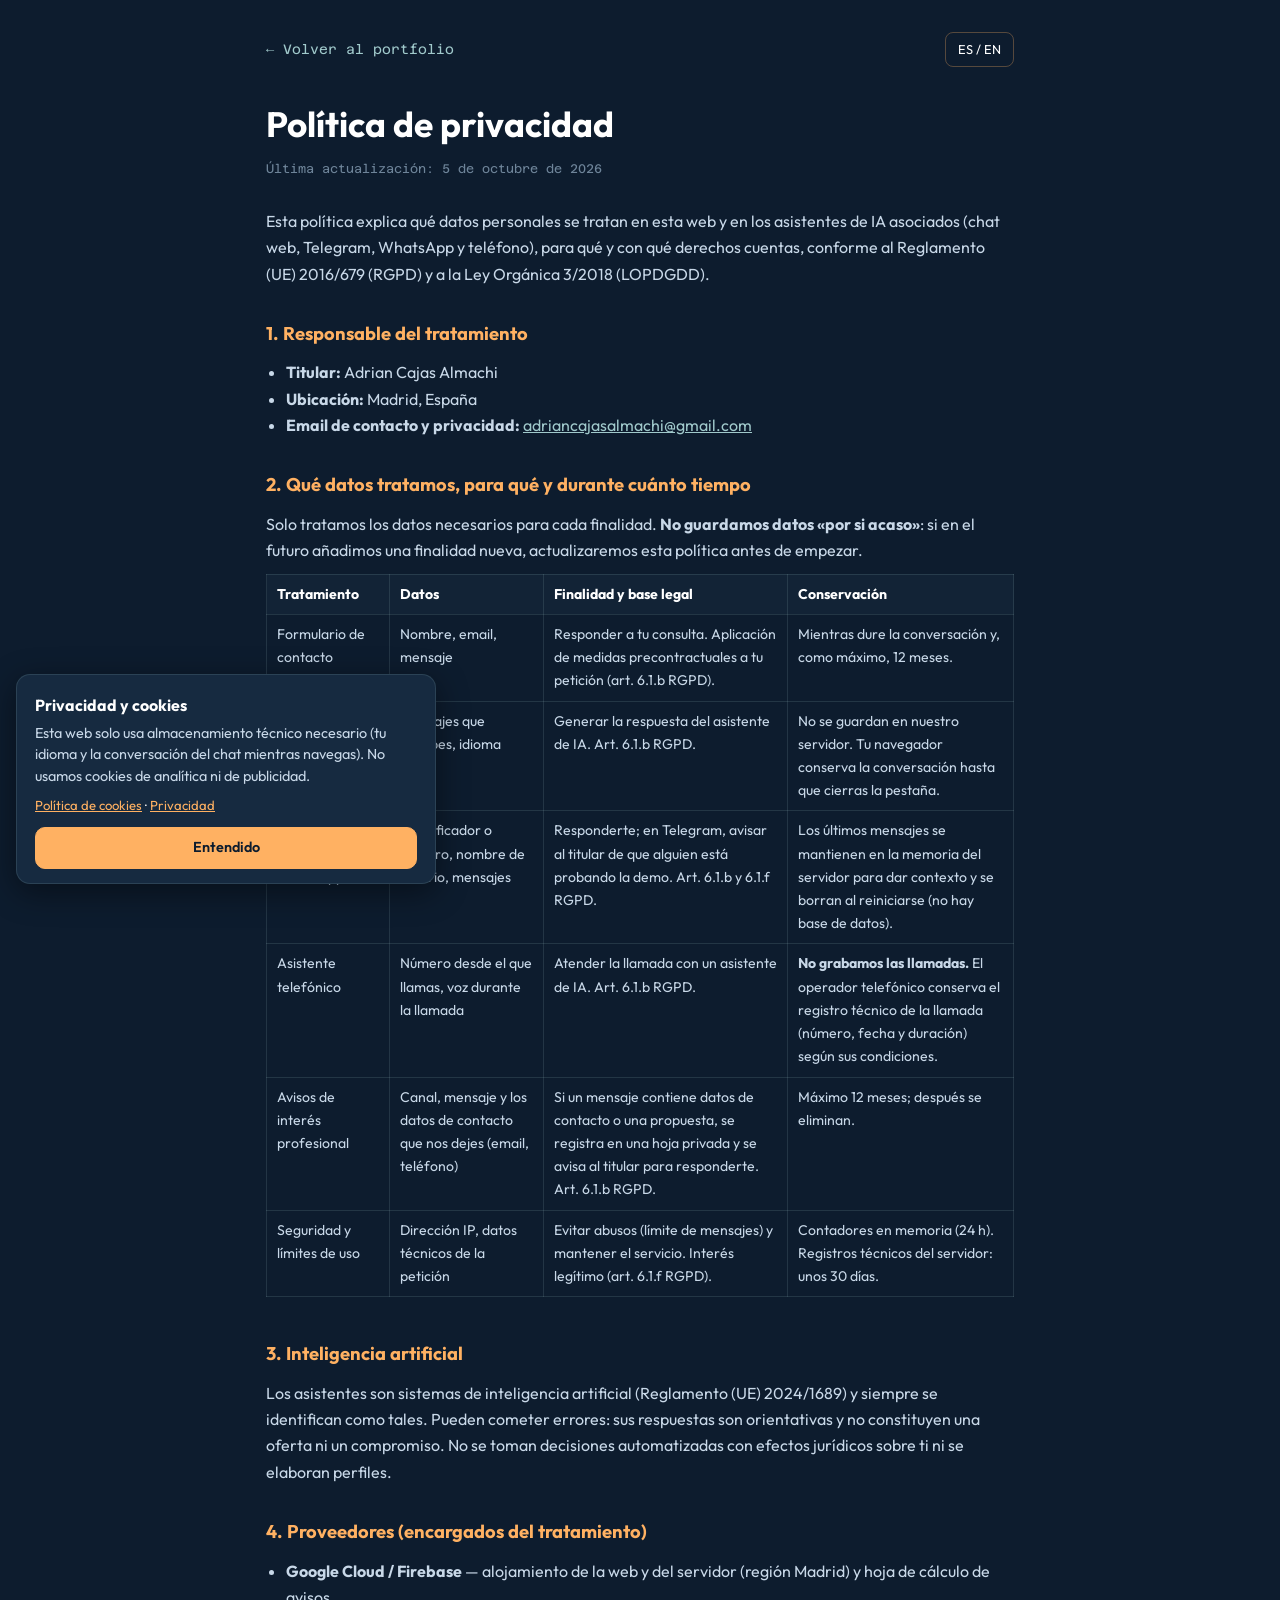
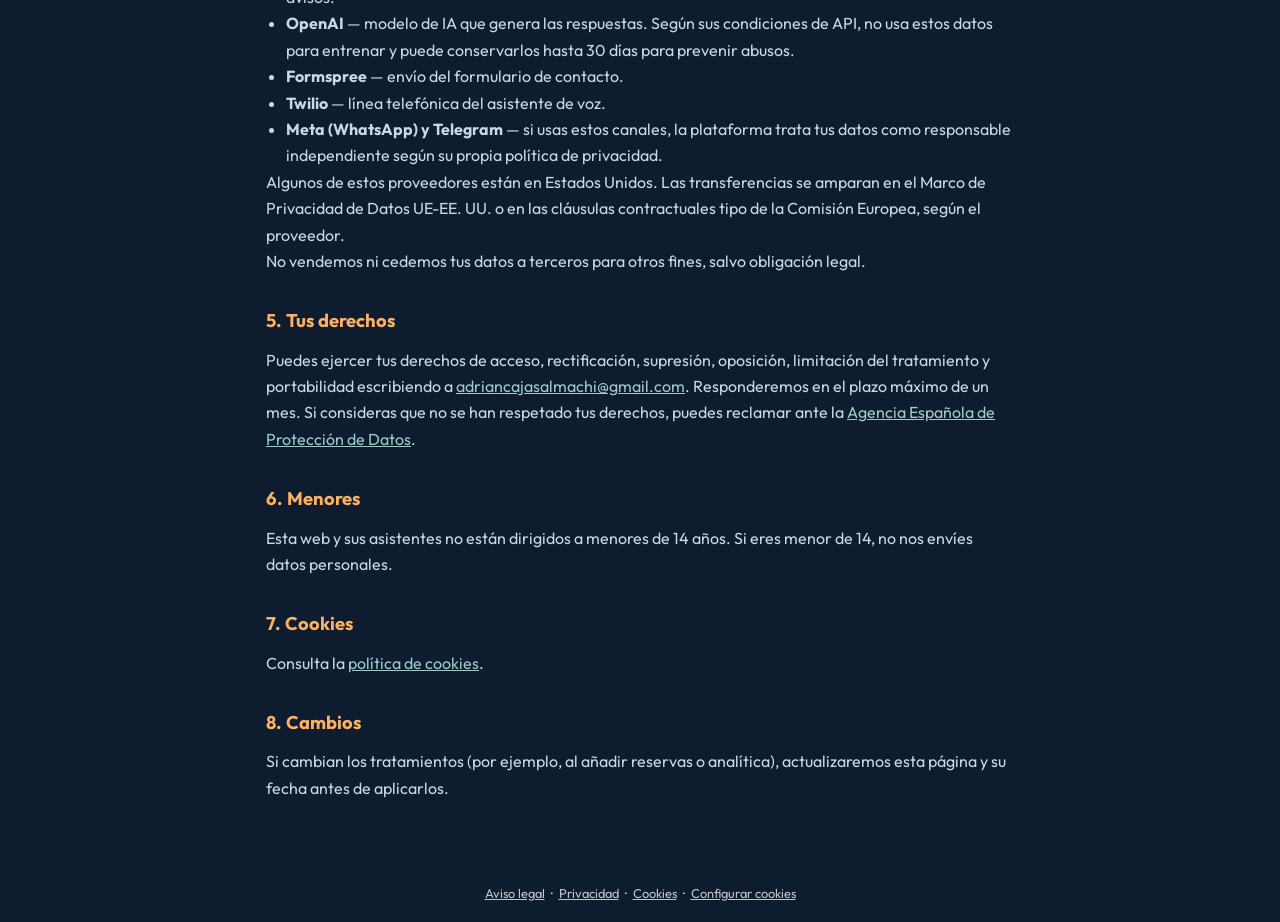
<file: privacidad.html>
<!DOCTYPE html>
<html lang="es" data-lang="es">
<head>
<meta charset="UTF-8">
<meta name="viewport" content="width=device-width, initial-scale=1.0">
<title>Política de privacidad — Adrian Cajas</title>
<meta name="robots" content="noindex, follow">
<link rel="icon" href="favicon.ico" type="image/x-icon">
<link rel="stylesheet" href="assets/fonts/fonts.css">
<link rel="stylesheet" href="styles.css">
<link rel="stylesheet" href="assets/legal/legal.css">
<link rel="stylesheet" href="assets/consent/consent.css">
<script src="assets/legal/legal.js"></script>
</head>
<body>
<main class="legal">
  <div class="legal-top">
    <a href="index.html">← <span lang="es">Volver al portfolio</span><span lang="en">Back to portfolio</span></a>
    <button class="legal-lang" type="button">ES / EN</button>
  </div>

  <!-- ═════════════ ESPAÑOL ═════════════ -->
  <article lang="es">
    <h1>Política de privacidad</h1>
    <p class="updated">Última actualización: 5 de octubre de 2026</p>

    <p>Esta política explica qué datos personales se tratan en esta web y en los asistentes de IA asociados
    (chat web, Telegram, WhatsApp y teléfono), para qué y con qué derechos cuentas, conforme al Reglamento (UE)
    2016/679 (RGPD) y a la Ley Orgánica 3/2018 (LOPDGDD).</p>

    <h2>1. Responsable del tratamiento</h2>
    <ul>
      <li><strong>Titular:</strong> Adrian Cajas Almachi</li>
      <li><strong>Ubicación:</strong> Madrid, España</li>
      <li><strong>Email de contacto y privacidad:</strong> <a href="mailto:adriancajasalmachi@gmail.com">adriancajasalmachi@gmail.com</a></li>
    </ul>

    <h2>2. Qué datos tratamos, para qué y durante cuánto tiempo</h2>
    <p>Solo tratamos los datos necesarios para cada finalidad. <strong>No guardamos datos «por si acaso»</strong>:
    si en el futuro añadimos una finalidad nueva, actualizaremos esta política antes de empezar.</p>
    <div class="table-wrap"><table>
      <tr><th>Tratamiento</th><th>Datos</th><th>Finalidad y base legal</th><th>Conservación</th></tr>
      <tr><td>Formulario de contacto</td><td>Nombre, email, mensaje</td>
        <td>Responder a tu consulta. Aplicación de medidas precontractuales a tu petición (art. 6.1.b RGPD).</td>
        <td>Mientras dure la conversación y, como máximo, 12 meses.</td></tr>
      <tr><td>Chat de la web</td><td>Mensajes que escribes, idioma</td>
        <td>Generar la respuesta del asistente de IA. Art. 6.1.b RGPD.</td>
        <td>No se guardan en nuestro servidor. Tu navegador conserva la conversación hasta que cierras la pestaña.</td></tr>
      <tr><td>Asistente en Telegram y WhatsApp</td><td>Identificador o número, nombre de usuario, mensajes</td>
        <td>Responderte; en Telegram, avisar al titular de que alguien está probando la demo. Art. 6.1.b y 6.1.f RGPD.</td>
        <td>Los últimos mensajes se mantienen en la memoria del servidor para dar contexto y se borran al reiniciarse (no hay base de datos).</td></tr>
      <tr><td>Asistente telefónico</td><td>Número desde el que llamas, voz durante la llamada</td>
        <td>Atender la llamada con un asistente de IA. Art. 6.1.b RGPD.</td>
        <td><strong>No grabamos las llamadas.</strong> El operador telefónico conserva el registro técnico de la llamada (número, fecha y duración) según sus condiciones.</td></tr>
      <tr><td>Avisos de interés profesional</td><td>Canal, mensaje y los datos de contacto que nos dejes (email, teléfono)</td>
        <td>Si un mensaje contiene datos de contacto o una propuesta, se registra en una hoja privada y se avisa al titular para responderte. Art. 6.1.b RGPD.</td>
        <td>Máximo 12 meses; después se eliminan.</td></tr>
      <tr><td>Seguridad y límites de uso</td><td>Dirección IP, datos técnicos de la petición</td>
        <td>Evitar abusos (límite de mensajes) y mantener el servicio. Interés legítimo (art. 6.1.f RGPD).</td>
        <td>Contadores en memoria (24 h). Registros técnicos del servidor: unos 30 días.</td></tr>
    </table></div>

    <h2>3. Inteligencia artificial</h2>
    <p>Los asistentes son sistemas de inteligencia artificial (Reglamento (UE) 2024/1689) y siempre se identifican como tales.
    Pueden cometer errores: sus respuestas son orientativas y no constituyen una oferta ni un compromiso.
    No se toman decisiones automatizadas con efectos jurídicos sobre ti ni se elaboran perfiles.</p>

    <h2>4. Proveedores (encargados del tratamiento)</h2>
    <ul>
      <li><strong>Google Cloud / Firebase</strong> — alojamiento de la web y del servidor (región Madrid) y hoja de cálculo de avisos.</li>
      <li><strong>OpenAI</strong> — modelo de IA que genera las respuestas. Según sus condiciones de API, no usa estos datos para entrenar y puede conservarlos hasta 30 días para prevenir abusos.</li>
      <li><strong>Formspree</strong> — envío del formulario de contacto.</li>
      <li><strong>Twilio</strong> — línea telefónica del asistente de voz.</li>
      <li><strong>Meta (WhatsApp) y Telegram</strong> — si usas estos canales, la plataforma trata tus datos como responsable independiente según su propia política de privacidad.</li>
    </ul>
    <p>Algunos de estos proveedores están en Estados Unidos. Las transferencias se amparan en el Marco de Privacidad de Datos
    UE-EE. UU. o en las cláusulas contractuales tipo de la Comisión Europea, según el proveedor.</p>
    <p>No vendemos ni cedemos tus datos a terceros para otros fines, salvo obligación legal.</p>

    <h2>5. Tus derechos</h2>
    <p>Puedes ejercer tus derechos de acceso, rectificación, supresión, oposición, limitación del tratamiento y portabilidad
    escribiendo a <a href="mailto:adriancajasalmachi@gmail.com">adriancajasalmachi@gmail.com</a>. Responderemos en el plazo máximo de un mes.
    Si consideras que no se han respetado tus derechos, puedes reclamar ante la
    <a href="https://www.aepd.es" target="_blank" rel="noopener noreferrer">Agencia Española de Protección de Datos</a>.</p>

    <h2>6. Menores</h2>
    <p>Esta web y sus asistentes no están dirigidos a menores de 14 años. Si eres menor de 14, no nos envíes datos personales.</p>

    <h2>7. Cookies</h2>
    <p>Consulta la <a href="cookies.html">política de cookies</a>.</p>

    <h2>8. Cambios</h2>
    <p>Si cambian los tratamientos (por ejemplo, al añadir reservas o analítica), actualizaremos esta página y su fecha antes de aplicarlos.</p>
  </article>

  <!-- ═════════════ ENGLISH ═════════════ -->
  <article lang="en">
    <h1>Privacy policy</h1>
    <p class="updated">Last updated: 5 October 2026</p>

    <p>This policy explains what personal data is processed on this website and its AI assistants (web chat, Telegram,
    WhatsApp and phone), why, and what rights you have, under Regulation (EU) 2016/679 (GDPR) and Spanish Organic Law 3/2018 (LOPDGDD).</p>

    <h2>1. Data controller</h2>
    <ul>
      <li><strong>Owner:</strong> Adrian Cajas Almachi</li>
      <li><strong>Location:</strong> Madrid, Spain</li>
      <li><strong>Contact & privacy email:</strong> <a href="mailto:adriancajasalmachi@gmail.com">adriancajasalmachi@gmail.com</a></li>
    </ul>

    <h2>2. What data we process, why and for how long</h2>
    <p>We only process the data each purpose needs. <strong>We don't keep data “just in case”</strong>: if we add a new purpose,
    we will update this policy before starting.</p>
    <div class="table-wrap"><table>
      <tr><th>Processing</th><th>Data</th><th>Purpose and legal basis</th><th>Retention</th></tr>
      <tr><td>Contact form</td><td>Name, email, message</td>
        <td>Answering your enquiry. Pre-contractual steps at your request (Art. 6.1.b GDPR).</td>
        <td>While the conversation lasts and at most 12 months.</td></tr>
      <tr><td>Web chat</td><td>Messages you type, language</td>
        <td>Generating the AI assistant's reply. Art. 6.1.b GDPR.</td>
        <td>Not stored on our server. Your browser keeps the conversation until you close the tab.</td></tr>
      <tr><td>Telegram & WhatsApp assistant</td><td>ID or phone number, username, messages</td>
        <td>Replying to you; on Telegram, notifying the owner that someone is trying the demo. Art. 6.1.b and 6.1.f GDPR.</td>
        <td>The latest messages are kept in server memory for context and wiped on restart (no database).</td></tr>
      <tr><td>Phone assistant</td><td>Calling number, voice during the call</td>
        <td>Answering the call with an AI assistant. Art. 6.1.b GDPR.</td>
        <td><strong>We don't record calls.</strong> The telephony provider keeps a technical call log (number, date, duration) under its own terms.</td></tr>
      <tr><td>Professional interest alerts</td><td>Channel, message and any contact details you share (email, phone)</td>
        <td>If a message contains contact details or a proposal, it is logged in a private sheet and the owner is notified so he can reply. Art. 6.1.b GDPR.</td>
        <td>At most 12 months, then deleted.</td></tr>
      <tr><td>Security and usage limits</td><td>IP address, technical request data</td>
        <td>Preventing abuse (message limits) and running the service. Legitimate interest (Art. 6.1.f GDPR).</td>
        <td>In-memory counters (24 h). Server technical logs: about 30 days.</td></tr>
    </table></div>

    <h2>3. Artificial intelligence</h2>
    <p>The assistants are artificial intelligence systems (Regulation (EU) 2024/1689) and always identify themselves as such.
    They can make mistakes: their answers are indicative and are not an offer or commitment.
    No automated decisions with legal effects are made about you and no profiling takes place.</p>

    <h2>4. Providers (processors)</h2>
    <ul>
      <li><strong>Google Cloud / Firebase</strong> — hosting of the website and server (Madrid region) and the alerts spreadsheet.</li>
      <li><strong>OpenAI</strong> — AI model that generates replies. Under its API terms it does not train on this data and may retain it up to 30 days for abuse monitoring.</li>
      <li><strong>Formspree</strong> — contact form delivery.</li>
      <li><strong>Twilio</strong> — phone line for the voice assistant.</li>
      <li><strong>Meta (WhatsApp) and Telegram</strong> — if you use these channels, the platform processes your data as an independent controller under its own privacy policy.</li>
    </ul>
    <p>Some of these providers are in the United States. Transfers rely on the EU-US Data Privacy Framework or the European
    Commission's Standard Contractual Clauses, depending on the provider.</p>
    <p>We don't sell or share your data with third parties for other purposes, except where legally required.</p>

    <h2>5. Your rights</h2>
    <p>You can exercise your rights of access, rectification, erasure, objection, restriction and portability by writing to
    <a href="mailto:adriancajasalmachi@gmail.com">adriancajasalmachi@gmail.com</a>. We will reply within one month.
    If you believe your rights have not been respected, you can complain to the
    <a href="https://www.aepd.es" target="_blank" rel="noopener noreferrer">Spanish Data Protection Agency (AEPD)</a>.</p>

    <h2>6. Minors</h2>
    <p>This website and its assistants are not aimed at children under 14. If you are under 14, please don't send us personal data.</p>

    <h2>7. Cookies</h2>
    <p>See the <a href="cookies.html">cookie policy</a>.</p>

    <h2>8. Changes</h2>
    <p>If the processing changes (for example, when adding bookings or analytics), we will update this page and its date before applying them.</p>
  </article>
</main>
<nav class="legal-mini"><a href="aviso-legal.html"><span lang="es">Aviso legal</span><span lang="en">Legal notice</span></a>·<a href="privacidad.html"><span lang="es">Privacidad</span><span lang="en">Privacy</span></a>·<a href="cookies.html">Cookies</a>·<a href="#" data-consent-open><span lang="es">Configurar cookies</span><span lang="en">Cookie settings</span></a></nav>
<script src="assets/consent/consent.js" defer></script>
</body>
</html>
</file>
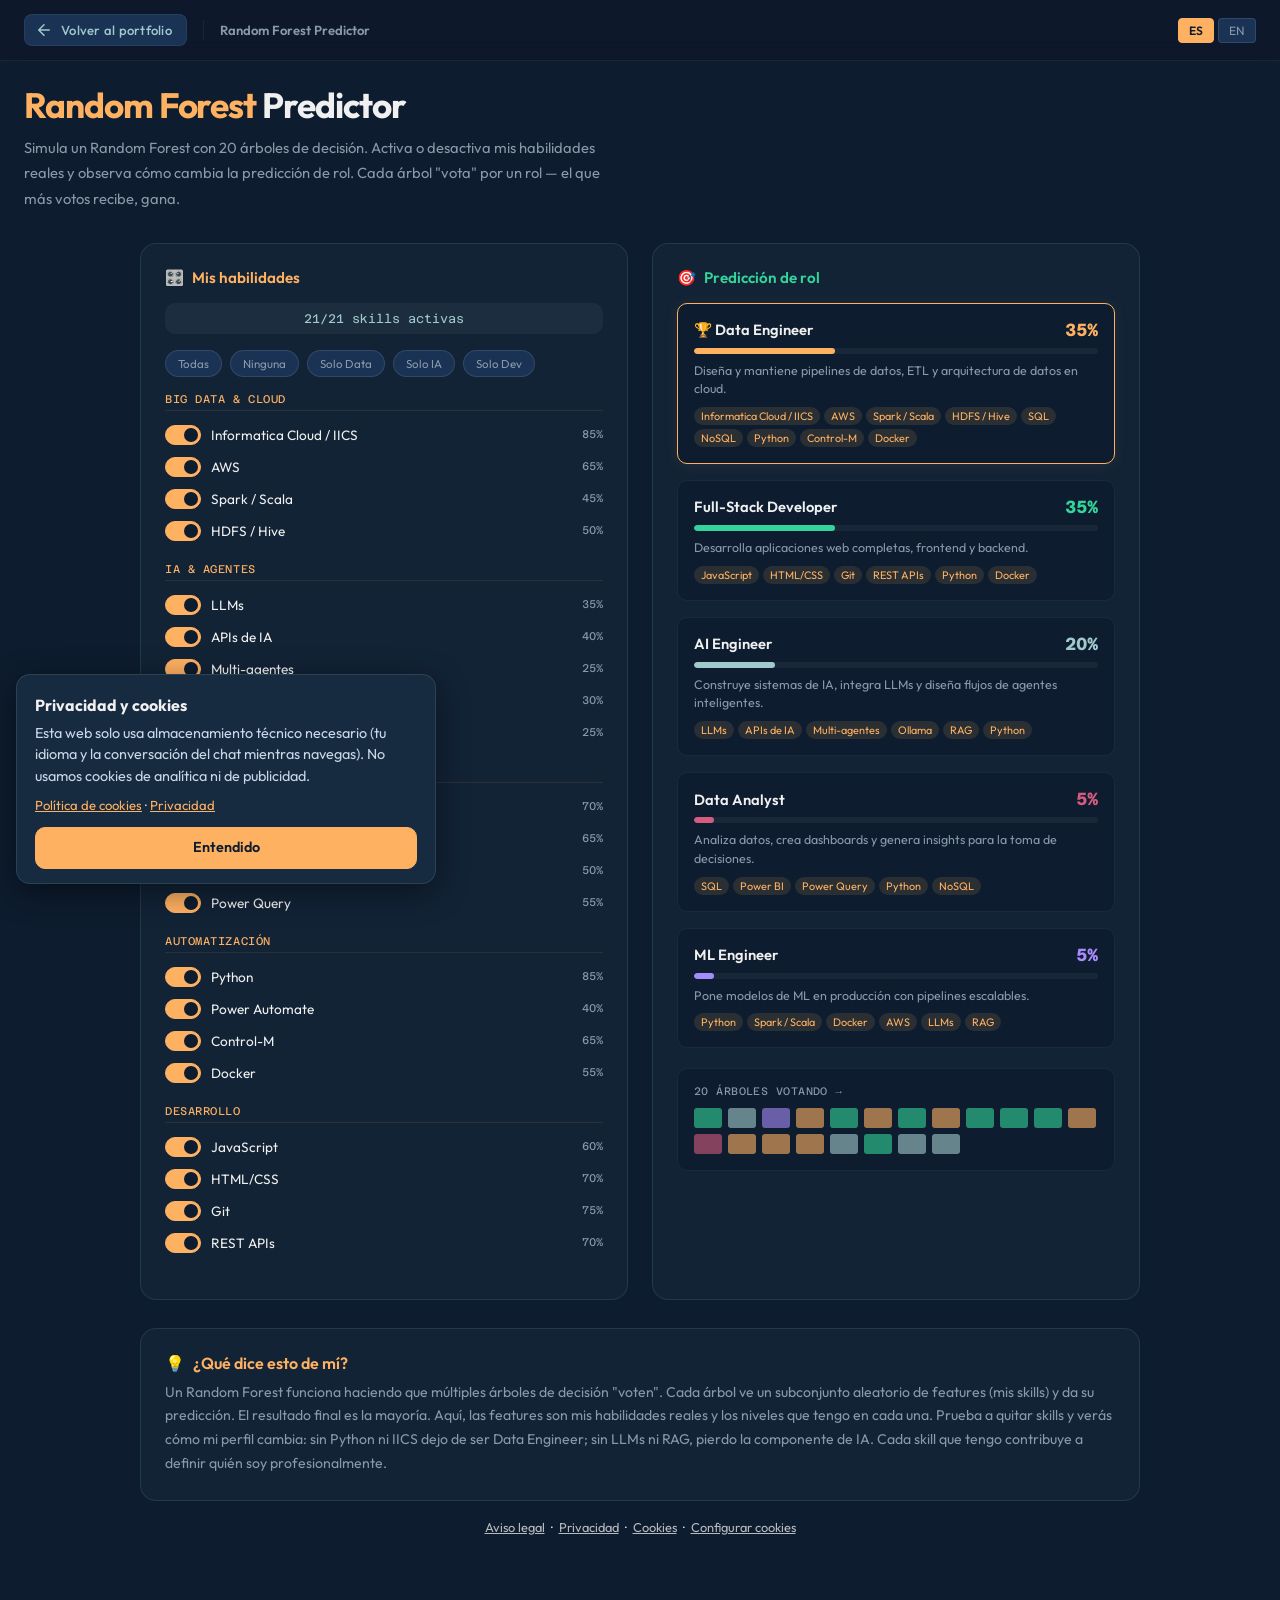
<file: random-forest.html>
<!DOCTYPE html>
<html lang="es">
<head>
<meta charset="UTF-8">
<meta name="viewport" content="width=device-width,initial-scale=1">
<title data-es="Random Forest Predictor — Adrian Cajas" data-en="Random Forest Predictor — Adrian Cajas">Random Forest Predictor — Adrian Cajas</title>
<link rel="stylesheet" href="assets/fonts/fonts.css">
<link rel="stylesheet" href="assets/consent/consent.css">
<style>
*,*::before,*::after{box-sizing:border-box;margin:0;padding:0}
:root{
  --bg:#0d1c2e;--bg2:#122336;--bg3:#1a3355;
  --accent:#FFB162;--teal:#A0C9CB;--wine:#6B1A34;--wine-light:#d45c7e;
  --emerald:#34d399;--purple:#a78bfa;
  --text:#f0f0f0;--muted:#8899aa;
  --radius:10px;--radius-lg:16px;
  --font:'Outfit',system-ui,sans-serif;
  --mono:'Azeret Mono',monospace;
  --ease:cubic-bezier(0.22,1,0.36,1);
}
html{background:var(--bg);color:var(--text);font-family:var(--font);scroll-behavior:smooth}
body{min-height:100vh;padding:24px 24px 60px}

.topbar{display:flex;align-items:center;justify-content:space-between;padding:14px 24px;background:rgba(15,23,42,.6);backdrop-filter:blur(12px);border-bottom:1px solid rgba(255,255,255,.06);z-index:10;margin:-24px -24px 24px}
.topbar-left{display:flex;align-items:center;gap:16px}
.topbar-back{display:inline-flex;align-items:center;gap:8px;padding:6px 14px 6px 10px;border-radius:8px;color:var(--teal);text-decoration:none;font-size:.82rem;font-weight:500;letter-spacing:.02em;background:var(--bg3);border:1px solid rgba(255,255,255,.06);transition:all .2s}
.topbar-back svg{width:18px;height:18px;flex-shrink:0}
.topbar-back:hover{color:var(--accent);border-color:rgba(255,177,98,.3);background:rgba(255,177,98,.08)}
.topbar-sep{width:1px;height:20px;background:rgba(255,255,255,.06)}
.topbar-title{font-size:.82rem;font-weight:600;color:var(--muted)}
.topbar-right{display:flex;align-items:center;gap:16px}

.lang-toggle{display:flex;gap:4px}
.lang-toggle button{background:var(--bg3);border:1px solid rgba(255,255,255,.1);color:var(--muted);padding:4px 10px;border-radius:4px;cursor:pointer;font-size:.75rem;font-family:var(--font);transition:all .2s}
.lang-toggle button.active{background:var(--accent);color:var(--bg);border-color:var(--accent);font-weight:600}

header{margin-bottom:32px;max-width:700px}
header h1{font-size:clamp(1.5rem,4vw,2.2rem);font-weight:700;line-height:1.15;letter-spacing:-0.03em}
header h1 em{font-style:normal;color:var(--accent)}
header p{color:var(--muted);font-size:.92rem;margin-top:10px;line-height:1.7;max-width:60ch}

/* Layout */
.rf-layout{display:grid;grid-template-columns:1fr 1fr;gap:24px;max-width:1000px;margin:0 auto}

/* Skills selector */
.skills-panel{background:var(--bg2);border:1px solid rgba(160,201,203,.12);border-radius:var(--radius-lg);padding:24px}
.skills-panel h3{font-size:.95rem;font-weight:600;margin-bottom:16px;display:flex;align-items:center;gap:8px}
.skills-panel h3 span{color:var(--accent)}

.skill-category{margin-bottom:16px}
.skill-category-name{font-family:var(--mono);font-size:.7rem;color:var(--accent);letter-spacing:.05em;text-transform:uppercase;margin-bottom:8px;padding-bottom:4px;border-bottom:1px solid rgba(255,177,98,.1)}

.skill-toggle{display:flex;align-items:center;gap:10px;padding:6px 0;cursor:pointer;transition:opacity .2s}
.skill-toggle:hover{opacity:.9}
.skill-toggle input[type="checkbox"]{display:none}

.toggle-track{width:36px;height:20px;background:var(--bg3);border-radius:10px;position:relative;transition:background .2s;border:1px solid rgba(255,255,255,.1);flex-shrink:0}
.toggle-track::after{content:'';position:absolute;left:2px;top:2px;width:14px;height:14px;border-radius:50%;background:var(--muted);transition:all .2s}
.skill-toggle input:checked+.toggle-track{background:var(--accent);border-color:var(--accent)}
.skill-toggle input:checked+.toggle-track::after{left:18px;background:var(--bg)}

.skill-name{font-size:.85rem;flex:1}
.skill-lvl{font-family:var(--mono);font-size:.7rem;color:var(--muted)}

/* Results panel */
.results-panel{background:var(--bg2);border:1px solid rgba(160,201,203,.12);border-radius:var(--radius-lg);padding:24px}
.results-panel h3{font-size:.95rem;font-weight:600;margin-bottom:16px;display:flex;align-items:center;gap:8px}
.results-panel h3 span{color:var(--emerald)}

.role-result{margin-bottom:16px;padding:16px;background:var(--bg);border:1px solid rgba(160,201,203,.08);border-radius:var(--radius);transition:all .3s var(--ease)}
.role-result.top{border-color:var(--accent);box-shadow:0 2px 16px rgba(255,177,98,.08)}
.role-result.highlight{animation:pulse .6s var(--ease)}

@keyframes pulse{0%,100%{transform:scale(1)}50%{transform:scale(1.01)}}

.role-header{display:flex;align-items:center;justify-content:space-between;margin-bottom:8px}
.role-name{font-weight:600;font-size:.92rem}
.role-pct{font-family:var(--mono);font-size:1.1rem;font-weight:700}

.role-bar-wrap{height:6px;background:rgba(255,255,255,.05);border-radius:3px;margin-bottom:8px;overflow:hidden}
.role-bar{height:100%;border-radius:3px;transition:width .5s var(--ease)}

.role-desc{color:var(--muted);font-size:.78rem;line-height:1.5}
.role-skills{display:flex;flex-wrap:wrap;gap:4px;margin-top:8px}
.role-skill{font-size:.68rem;padding:2px 7px;border-radius:10px;background:rgba(255,255,255,.05);color:var(--muted)}
.role-skill.match{background:rgba(255,177,98,.12);color:var(--accent)}
.role-skill.missing{background:rgba(212,92,126,.08);color:var(--wine-light);text-decoration:line-through;opacity:.6}

/* Trees visualization */
.trees-viz{margin-top:20px;padding:16px;background:var(--bg);border-radius:var(--radius);border:1px solid rgba(160,201,203,.08)}
.trees-label{font-family:var(--mono);font-size:.68rem;color:var(--muted);letter-spacing:.04em;margin-bottom:10px}
.mini-trees{display:flex;flex-wrap:wrap;gap:6px}
.mini-tree{width:28px;height:20px;border-radius:3px;transition:all .3s}

/* Info */
.info-box{max-width:1000px;margin:28px auto 0;background:var(--bg2);border:1px solid rgba(160,201,203,.12);border-radius:var(--radius-lg);padding:24px}
.info-box h3{font-size:1rem;font-weight:600;margin-bottom:8px;display:flex;align-items:center;gap:8px}
.info-box h3 span{color:var(--accent)}
.info-box p{color:var(--muted);font-size:.88rem;line-height:1.7}

/* Active count */
.active-count{font-family:var(--mono);font-size:.78rem;color:var(--teal);margin-bottom:16px;padding:8px 12px;background:rgba(160,201,203,.06);border-radius:var(--radius);text-align:center}

.preset-btns{display:flex;gap:8px;flex-wrap:wrap;margin-bottom:16px}
.preset-btn{background:var(--bg3);border:1px solid rgba(255,255,255,.1);color:var(--muted);padding:5px 12px;border-radius:16px;cursor:pointer;font-size:.72rem;font-family:var(--font);transition:all .2s}
.preset-btn:hover{border-color:var(--accent);color:var(--accent)}

@media(max-width:768px){
  .rf-layout{grid-template-columns:1fr}
}
@media(prefers-reduced-motion:reduce){
  *,*::before,*::after{animation-duration:0.01ms!important;transition-duration:0.05s!important}
}
</style>
</head>
<body>

<div class="topbar">
  <div class="topbar-left">
    <a href="index.html#playground" class="topbar-back">
      <svg width="18" height="18" viewBox="0 0 24 24" fill="none" stroke="currentColor" stroke-width="2" stroke-linecap="round"><path d="M19 12H5m0 0l7 7m-7-7l7-7"/></svg>
      <span data-es="Volver al portfolio" data-en="Back to portfolio">Volver al portfolio</span>
    </a>
    <div class="topbar-sep"></div>
    <span class="topbar-title">Random Forest Predictor</span>
  </div>
  <div class="topbar-right">
    <div class="lang-toggle">
      <button class="active" onclick="setLang('es')">ES</button>
      <button onclick="setLang('en')">EN</button>
    </div>
  </div>
</div>

<header>
  <h1><em>Random Forest</em> Predictor</h1>
  <p data-es="Simula un Random Forest con 20 árboles de decisión. Activa o desactiva mis habilidades reales y observa cómo cambia la predicción de rol. Cada árbol 'vota' por un rol — el que más votos recibe, gana." data-en="Simulates a Random Forest with 20 decision trees. Toggle my real skills on or off and watch the role prediction change. Each tree 'votes' for a role — the one with most votes wins.">Simula un Random Forest con 20 árboles de decisión. Activa o desactiva mis habilidades reales y observa cómo cambia la predicción de rol. Cada árbol "vota" por un rol — el que más votos recibe, gana.</p>
</header>

<div class="rf-layout">
  <div class="skills-panel">
    <h3><span>🎛️</span> <span data-es="Mis habilidades" data-en="My skills">Mis habilidades</span></h3>
    <div class="active-count" id="activeCount" data-es="skills activas" data-en="active skills"></div>
    <div class="preset-btns">
      <button class="preset-btn" onclick="presetAll()" data-es="Todas" data-en="All">Todas</button>
      <button class="preset-btn" onclick="presetNone()" data-es="Ninguna" data-en="None">Ninguna</button>
      <button class="preset-btn" onclick="presetData()" data-es="Solo Data" data-en="Data Only">Solo Data</button>
      <button class="preset-btn" onclick="presetAI()" data-es="Solo IA" data-en="AI Only">Solo IA</button>
      <button class="preset-btn" onclick="presetDev()" data-es="Solo Dev" data-en="Dev Only">Solo Dev</button>
    </div>
    <div id="skillsList"></div>
  </div>

  <div class="results-panel">
    <h3><span>🎯</span> <span data-es="Predicción de rol" data-en="Role prediction">Predicción de rol</span></h3>
    <div id="results"></div>
    <div class="trees-viz">
      <div class="trees-label" data-es="20 ÁRBOLES VOTANDO →" data-en="20 TREES VOTING →">20 ÁRBOLES VOTANDO →</div>
      <div class="mini-trees" id="miniTrees"></div>
    </div>
  </div>
</div>

<div class="info-box">
  <h3><span>💡</span> <span data-es="¿Qué dice esto de mí?" data-en="What does this say about me?">¿Qué dice esto de mí?</span></h3>
  <p data-es="Un Random Forest funciona haciendo que múltiples árboles de decisión 'voten'. Cada árbol ve un subconjunto aleatorio de features (mis skills) y da su predicción. El resultado final es la mayoría. Aquí, las features son mis habilidades reales y los niveles que tengo en cada una. Prueba a quitar skills y verás cómo mi perfil cambia: sin Python ni IICS dejo de ser Data Engineer; sin LLMs ni RAG, pierdo la componente de IA. Cada skill que tengo contribuye a definir quién soy profesionalmente." data-en="A Random Forest works by having multiple decision trees 'vote'. Each tree sees a random subset of features (my skills) and gives its prediction. The final result is the majority. Here, the features are my real skills and my levels in each. Try removing skills and watch how my profile shifts: without Python or IICS I stop being a Data Engineer; without LLMs or RAG, I lose the AI component. Every skill I have contributes to defining who I am professionally.">Un Random Forest funciona haciendo que múltiples árboles de decisión "voten". Cada árbol ve un subconjunto aleatorio de features (mis skills) y da su predicción. El resultado final es la mayoría. Aquí, las features son mis habilidades reales y los niveles que tengo en cada una. Prueba a quitar skills y verás cómo mi perfil cambia: sin Python ni IICS dejo de ser Data Engineer; sin LLMs ni RAG, pierdo la componente de IA. Cada skill que tengo contribuye a definir quién soy profesionalmente.</p>
</div>

<script>
(function(){
'use strict';

let currentLang = (function(){ try{ var s=localStorage.getItem('portfolio-lang'); return (s==='en')?'en':'es'; }catch(e){ return 'es'; } })();

/* ══════ SKILLS DATA ══════ */
const skillsData = [
  {id:'iics',name:'Informatica Cloud / IICS',lvl:85,cat:{es:'Big Data & Cloud',en:'Big Data & Cloud'},tags:['data','cloud']},
  {id:'aws',name:'AWS',lvl:65,cat:{es:'Big Data & Cloud',en:'Big Data & Cloud'},tags:['data','cloud','dev']},
  {id:'spark',name:'Spark / Scala',lvl:45,cat:{es:'Big Data & Cloud',en:'Big Data & Cloud'},tags:['data']},
  {id:'hdfs',name:'HDFS / Hive',lvl:50,cat:{es:'Big Data & Cloud',en:'Big Data & Cloud'},tags:['data']},
  {id:'llms',name:'LLMs',lvl:35,cat:{es:'IA & Agentes',en:'AI & Agents'},tags:['ai']},
  {id:'aiapi',name:'APIs de IA',lvl:40,cat:{es:'IA & Agentes',en:'AI & Agents'},tags:['ai','dev']},
  {id:'agents',name:'Multi-agentes',lvl:25,cat:{es:'IA & Agentes',en:'AI & Agents'},tags:['ai']},
  {id:'ollama',name:'Ollama',lvl:30,cat:{es:'IA & Agentes',en:'AI & Agents'},tags:['ai']},
  {id:'rag',name:'RAG',lvl:25,cat:{es:'IA & Agentes',en:'AI & Agents'},tags:['ai','data']},
  {id:'sql',name:'SQL',lvl:70,cat:{es:'Data Insights',en:'Data Insights'},tags:['data']},
  {id:'nosql',name:'NoSQL',lvl:65,cat:{es:'Data Insights',en:'Data Insights'},tags:['data']},
  {id:'pbi',name:'Power BI',lvl:50,cat:{es:'Data Insights',en:'Data Insights'},tags:['data','viz']},
  {id:'pquery',name:'Power Query',lvl:55,cat:{es:'Data Insights',en:'Data Insights'},tags:['data']},
  {id:'python',name:'Python',lvl:85,cat:{es:'Automatización',en:'Automation'},tags:['data','ai','dev']},
  {id:'pauto',name:'Power Automate',lvl:40,cat:{es:'Automatización',en:'Automation'},tags:['data']},
  {id:'controlm',name:'Control-M',lvl:65,cat:{es:'Automatización',en:'Automation'},tags:['data']},
  {id:'docker',name:'Docker',lvl:55,cat:{es:'Automatización',en:'Automation'},tags:['dev','cloud']},
  {id:'js',name:'JavaScript',lvl:60,cat:{es:'Desarrollo',en:'Development'},tags:['dev']},
  {id:'html',name:'HTML/CSS',lvl:70,cat:{es:'Desarrollo',en:'Development'},tags:['dev']},
  {id:'git',name:'Git',lvl:75,cat:{es:'Desarrollo',en:'Development'},tags:['dev']},
  {id:'rest',name:'REST APIs',lvl:70,cat:{es:'Desarrollo',en:'Development'},tags:['dev','data']}
];

/* ══════ ROLES ══════ */
const roles = [
  {
    id:'de',
    name:{es:'Data Engineer',en:'Data Engineer'},
    color:'#FFB162',
    desc:{es:'Diseña y mantiene pipelines de datos, ETL y arquitectura de datos en cloud.',en:'Designs and maintains data pipelines, ETL and cloud data architecture.'},
    keySkills:['iics','aws','spark','hdfs','sql','nosql','python','controlm','docker'],
    weights:{iics:3,aws:2,spark:2,hdfs:1.5,sql:2,nosql:1.5,python:2,controlm:2,docker:1,pquery:1,rest:1}
  },
  {
    id:'ai',
    name:{es:'AI Engineer',en:'AI Engineer'},
    color:'#A0C9CB',
    desc:{es:'Construye sistemas de IA, integra LLMs y diseña flujos de agentes inteligentes.',en:'Builds AI systems, integrates LLMs and designs intelligent agent workflows.'},
    keySkills:['llms','aiapi','agents','ollama','rag','python'],
    weights:{llms:3,aiapi:3,agents:3,ollama:2,rag:3,python:2,docker:1,rest:1,aws:1}
  },
  {
    id:'da',
    name:{es:'Data Analyst',en:'Data Analyst'},
    color:'#d45c7e',
    desc:{es:'Analiza datos, crea dashboards y genera insights para la toma de decisiones.',en:'Analyzes data, creates dashboards and generates insights for decision making.'},
    keySkills:['sql','pbi','pquery','python','nosql'],
    weights:{sql:3,pbi:3,pquery:3,python:1.5,nosql:1,pauto:1.5,html:0.5}
  },
  {
    id:'fsd',
    name:{es:'Full-Stack Developer',en:'Full-Stack Developer'},
    color:'#34d399',
    desc:{es:'Desarrolla aplicaciones web completas, frontend y backend.',en:'Develops complete web applications, frontend and backend.'},
    keySkills:['js','html','git','rest','python','docker'],
    weights:{js:3,html:3,git:2,rest:3,python:2,docker:2,aws:1.5,nosql:1}
  },
  {
    id:'mle',
    name:{es:'ML Engineer',en:'ML Engineer'},
    color:'#a78bfa',
    desc:{es:'Pone modelos de ML en producción con pipelines escalables.',en:'Puts ML models into production with scalable pipelines.'},
    keySkills:['python','spark','docker','aws','llms','rag'],
    weights:{python:3,spark:2.5,docker:2,aws:2,llms:2,rag:2,sql:1,git:1.5,rest:1}
  }
];

const N_TREES = 20;
let activeSkills = new Set(skillsData.map(s=>s.id));

/* ══════ BUILD SKILLS LIST ══════ */
function buildSkillsList(){
  const container = document.getElementById('skillsList');
  container.innerHTML='';

  // Group by category
  const cats = {};
  skillsData.forEach(s=>{
    const catName=s.cat[currentLang];
    if(!cats[catName]) cats[catName]={skills:[],catObj:s.cat};
    cats[catName].skills.push(s);
  });

  Object.entries(cats).forEach(([catName,cat])=>{
    const div = document.createElement('div');
    div.className='skill-category';
    div.innerHTML='<div class="skill-category-name" data-es="'+cat.catObj.es+'" data-en="'+cat.catObj.en+'">'+catName+'</div>';

    cat.skills.forEach(skill=>{
      const label = document.createElement('label');
      label.className='skill-toggle';
      label.innerHTML=
        '<input type="checkbox" '+(activeSkills.has(skill.id)?'checked':'')+' data-skill="'+skill.id+'">'+
        '<div class="toggle-track"></div>'+
        '<span class="skill-name">'+skill.name+'</span>'+
        '<span class="skill-lvl">'+skill.lvl+'%</span>';
      label.querySelector('input').addEventListener('change',function(){
        if(this.checked) activeSkills.add(skill.id);
        else activeSkills.delete(skill.id);
        predict();
      });
      div.appendChild(label);
    });

    container.appendChild(div);
  });

  updateCount();
}

function updateCount(){
  const el=document.getElementById('activeCount');
  el.textContent=activeSkills.size+'/'+skillsData.length+' '+(currentLang==='es'?'skills activas':'active skills');
}

/* ══════ RANDOM FOREST SIMULATION ══════ */
function simulateTree(treeIndex){
  // Each tree sees a random subset of features (bootstrap)
  const seed = treeIndex * 7 + 3; // deterministic per tree
  const featureCount = Math.max(3, Math.floor(Math.sqrt(skillsData.length)));

  // Select random features for this tree
  const indices = [];
  let s = seed;
  while(indices.length < featureCount){
    s = (s * 1103515245 + 12345) & 0x7fffffff;
    const idx = s % skillsData.length;
    if(!indices.includes(idx)) indices.push(idx);
  }

  const treeSkills = indices.map(i=>skillsData[i]);

  // Score each role based on this tree's feature subset
  const scores = roles.map(role=>{
    let score = 0;
    treeSkills.forEach(skill=>{
      if(!activeSkills.has(skill.id)) return;
      const weight = role.weights[skill.id] || 0;
      score += weight * (skill.lvl/100);
    });
    // Add some noise per tree for variety
    const noise = ((treeIndex * 31 + roles.indexOf(role) * 17) % 10) / 100;
    return score + noise;
  });

  // Tree votes for highest-scoring role
  let maxScore = -1, vote = 0;
  scores.forEach((s,i)=>{if(s>maxScore){maxScore=s;vote=i;}});
  return vote;
}

function predict(){
  updateCount();

  // Run all trees
  const votes = Array(roles.length).fill(0);
  const treeVotes = [];

  for(let t=0;t<N_TREES;t++){
    const vote = simulateTree(t);
    votes[vote]++;
    treeVotes.push(vote);
  }

  // Calculate percentages
  const results = roles.map((role,i)=>({
    role,
    votes:votes[i],
    pct:Math.round((votes[i]/N_TREES)*100)
  }));

  // Sort by votes descending
  results.sort((a,b)=>b.votes-a.votes);

  // Render results
  const container = document.getElementById('results');
  container.innerHTML='';

  results.forEach((r,i)=>{
    const div = document.createElement('div');
    div.className='role-result'+(i===0?' top':'');

    const matchedSkills = r.role.keySkills.filter(id=>activeSkills.has(id));
    const missingSkills = r.role.keySkills.filter(id=>!activeSkills.has(id));

    div.innerHTML=
      '<div class="role-header">'+
        '<span class="role-name" data-es="'+r.role.name.es+'" data-en="'+r.role.name.en+'">'+
          (i===0?'🏆 ':'')+r.role.name[currentLang]+
        '</span>'+
        '<span class="role-pct" style="color:'+r.role.color+'">'+r.pct+'%</span>'+
      '</div>'+
      '<div class="role-bar-wrap"><div class="role-bar" style="width:'+r.pct+'%;background:'+r.role.color+'"></div></div>'+
      '<div class="role-desc" data-es="'+r.role.desc.es+'" data-en="'+r.role.desc.en+'">'+r.role.desc[currentLang]+'</div>'+
      '<div class="role-skills">'+
        matchedSkills.map(id=>{
          const s=skillsData.find(sk=>sk.id===id);
          return '<span class="role-skill match">'+s.name+'</span>';
        }).join('')+
        missingSkills.map(id=>{
          const s=skillsData.find(sk=>sk.id===id);
          return '<span class="role-skill missing">'+s.name+'</span>';
        }).join('')+
      '</div>';

    container.appendChild(div);
  });

  // Mini trees visualization
  const treesContainer = document.getElementById('miniTrees');
  treesContainer.innerHTML='';
  treeVotes.forEach((vote,i)=>{
    const div = document.createElement('div');
    div.className='mini-tree';
    div.style.background=roles[vote].color;
    div.style.opacity='0.6';
    div.title=(currentLang==='es'?'Árbol ':'Tree ')+(i+1)+': '+roles[vote].name[currentLang];
    treesContainer.appendChild(div);
  });
}

/* ══════ PRESETS ══════ */
function presetAll(){
  activeSkills = new Set(skillsData.map(s=>s.id));
  buildSkillsList(); predict();
}
function presetNone(){
  activeSkills = new Set();
  buildSkillsList(); predict();
}
function presetData(){
  activeSkills = new Set(skillsData.filter(s=>s.tags.includes('data')).map(s=>s.id));
  buildSkillsList(); predict();
}
function presetAI(){
  activeSkills = new Set(skillsData.filter(s=>s.tags.includes('ai')).map(s=>s.id));
  buildSkillsList(); predict();
}
function presetDev(){
  activeSkills = new Set(skillsData.filter(s=>s.tags.includes('dev')).map(s=>s.id));
  buildSkillsList(); predict();
}

window.presetAll=presetAll;
window.presetNone=presetNone;
window.presetData=presetData;
window.presetAI=presetAI;
window.presetDev=presetDev;

/* ══════ LANGUAGE ══════ */
function setLang(lang){
  currentLang=lang;
  try{ localStorage.setItem('portfolio-lang', lang); }catch(e){}
  document.querySelectorAll('.lang-toggle button').forEach(b=>b.classList.remove('active'));
  document.querySelector('.lang-toggle button:nth-child('+(lang==='es'?'1':'2')+')').classList.add('active');
  document.querySelectorAll('[data-es][data-en]').forEach(el=>{
    const t=el.getAttribute('data-'+lang);
    if(el.tagName==='INPUT'||el.tagName==='TEXTAREA') el.placeholder=t;
    else if(el.children.length>0){
      for(let i=0;i<el.childNodes.length;i++){
        const n=el.childNodes[i];
        if(n.nodeType===Node.TEXT_NODE && n.textContent.trim()!=='') n.textContent=t;
      }
    } else el.textContent=t;
  });
  buildSkillsList();
  predict();
}
window.setLang = setLang;

/* ====== INIT ====== */
buildSkillsList();
predict();
if(currentLang!=='es') setLang(currentLang);

})();
</script>
<nav class="legal-mini"><a href="aviso-legal.html">Aviso legal</a>·<a href="privacidad.html">Privacidad</a>·<a href="cookies.html">Cookies</a>·<a href="#" data-consent-open>Configurar cookies</a></nav>
<script src="assets/consent/consent.js" defer></script>
</body>
</html>
</file>
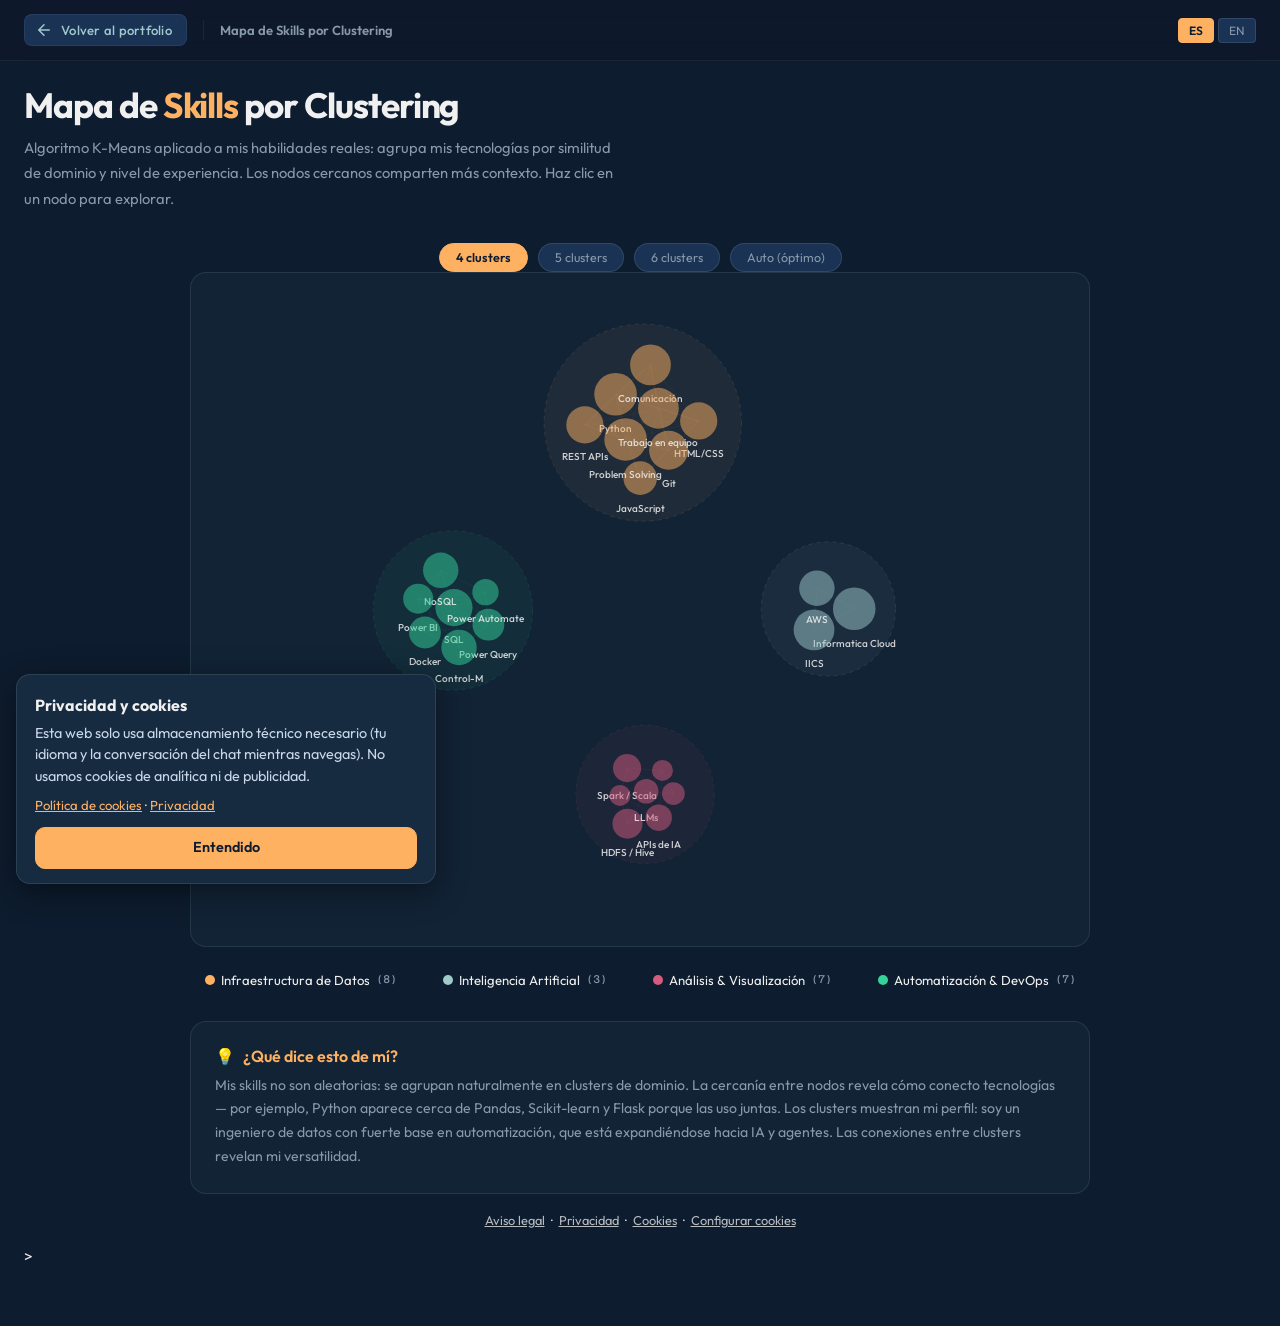
<file: skill-clustering.html>
<!DOCTYPE html>
<html lang="es">
<head>
<meta charset="UTF-8">
<meta name="viewport" content="width=device-width,initial-scale=1">
<title data-es="Skill Clustering — Adrian Cajas" data-en="Skill Clustering — Adrian Cajas">Skill Clustering — Adrian Cajas</title>
<link rel="stylesheet" href="assets/fonts/fonts.css">
<link rel="stylesheet" href="assets/consent/consent.css">
<style>
*,*::before,*::after{box-sizing:border-box;margin:0;padding:0}
:root{
  --bg:#0d1c2e;--bg2:#122336;--bg3:#1a3355;
  --accent:#FFB162;--teal:#A0C9CB;--wine:#6B1A34;--wine-light:#d45c7e;
  --emerald:#34d399;--purple:#a78bfa;
  --text:#f0f0f0;--muted:#8899aa;
  --radius:10px;--radius-lg:16px;
  --font:'Outfit',system-ui,sans-serif;
  --mono:'Azeret Mono',monospace;
  --ease:cubic-bezier(0.22,1,0.36,1);
}
html{background:var(--bg);color:var(--text);font-family:var(--font);scroll-behavior:smooth}
body{min-height:100vh;padding:24px 24px 60px}

.topbar{display:flex;align-items:center;justify-content:space-between;padding:14px 24px;background:rgba(15,23,42,.6);backdrop-filter:blur(12px);border-bottom:1px solid rgba(255,255,255,.06);z-index:10;margin:-24px -24px 24px}
.topbar-left{display:flex;align-items:center;gap:16px}
.topbar-back{display:inline-flex;align-items:center;gap:8px;padding:6px 14px 6px 10px;border-radius:8px;color:var(--teal);text-decoration:none;font-size:.82rem;font-weight:500;letter-spacing:.02em;background:var(--bg3);border:1px solid rgba(255,255,255,.06);transition:all .2s}
.topbar-back svg{width:18px;height:18px;flex-shrink:0}
.topbar-back:hover{color:var(--accent);border-color:rgba(255,177,98,.3);background:rgba(255,177,98,.08)}
.topbar-sep{width:1px;height:20px;background:rgba(255,255,255,.06)}
.topbar-title{font-size:.82rem;font-weight:600;color:var(--muted)}
.topbar-right{display:flex;align-items:center;gap:16px}
.lang-toggle{display:flex;gap:4px}
.lang-toggle button{background:var(--bg3);border:1px solid rgba(255,255,255,.1);color:var(--muted);padding:4px 10px;border-radius:4px;cursor:pointer;font-size:.75rem;font-family:var(--font);transition:all .2s}
.lang-toggle button.active{background:var(--accent);color:var(--bg);border-color:var(--accent);font-weight:600}

header{margin-bottom:32px;max-width:700px}
header h1{font-size:clamp(1.5rem,4vw,2.2rem);font-weight:700;line-height:1.15;letter-spacing:-0.03em}
header h1 em{font-style:normal;color:var(--accent)}
header p{color:var(--muted);font-size:.92rem;margin-top:10px;line-height:1.7;max-width:60ch}

/* Canvas */
.canvas-wrap{position:relative;width:100%;max-width:900px;margin:0 auto;aspect-ratio:4/3;background:var(--bg2);border:1px solid rgba(160,201,203,.12);border-radius:var(--radius-lg);overflow:hidden}
canvas{width:100%;height:100%;display:block}

/* Legend */
.legend{display:flex;flex-wrap:wrap;gap:12px 24px;justify-content:center;margin-top:20px;font-size:.82rem}
.legend-item{display:flex;align-items:center;gap:6px;cursor:pointer;padding:4px 10px;border-radius:20px;transition:all .2s;border:1px solid transparent}
.legend-item:hover{border-color:rgba(255,255,255,.15);background:rgba(255,255,255,.04)}
.legend-item.active{border-color:var(--item-color);background:rgba(255,255,255,.06)}
.legend-dot{width:10px;height:10px;border-radius:50%;flex-shrink:0}

/* Tooltip */
.tooltip{position:fixed;pointer-events:none;background:var(--bg2);border:1px solid var(--accent);border-radius:var(--radius);padding:14px 18px;font-size:.82rem;z-index:100;opacity:0;transition:opacity .15s;max-width:280px;box-shadow:0 8px 32px rgba(0,0,0,.4)}
.tooltip.show{opacity:1}
.tooltip-name{font-weight:600;font-size:.95rem;margin-bottom:4px}
.tooltip-cluster{font-family:var(--mono);font-size:.7rem;color:var(--accent);letter-spacing:.04em;margin-bottom:6px}
.tooltip-bar-wrap{height:4px;background:rgba(255,255,255,.08);border-radius:2px;margin-top:6px}
.tooltip-bar{height:100%;border-radius:2px;transition:width .3s}
.tooltip-lvl{font-family:var(--mono);font-size:.7rem;color:var(--muted);margin-top:4px}
.tooltip-subs{margin-top:8px;display:flex;flex-wrap:wrap;gap:4px}
.tooltip-sub{font-size:.68rem;background:rgba(255,255,255,.06);padding:2px 7px;border-radius:10px;color:var(--muted)}

/* Info box */
.info-box{max-width:900px;margin:28px auto 0;background:var(--bg2);border:1px solid rgba(160,201,203,.12);border-radius:var(--radius-lg);padding:24px}
.info-box h3{font-size:1rem;font-weight:600;margin-bottom:8px;display:flex;align-items:center;gap:8px}
.info-box h3 span{color:var(--accent)}
.info-box p{color:var(--muted);font-size:.88rem;line-height:1.7}

/* Controls */
.controls{display:flex;gap:10px;justify-content:center;margin-top:16px;flex-wrap:wrap}
.ctrl-btn{background:var(--bg3);border:1px solid rgba(255,255,255,.1);color:var(--muted);padding:6px 16px;border-radius:20px;cursor:pointer;font-size:.78rem;font-family:var(--font);transition:all .2s}
.ctrl-btn:hover{border-color:var(--accent);color:var(--accent)}
.ctrl-btn.active{background:var(--accent);color:var(--bg);border-color:var(--accent);font-weight:600}

@media(max-width:768px){
  .canvas-wrap{aspect-ratio:1/1}
  .legend{gap:8px 12px;font-size:.75rem}
}
@media(prefers-reduced-motion:reduce){
  *,*::before,*::after{animation-duration:0.01ms!important;transition-duration:0.05s!important}
}
</style>
</head>
<body>

<div class="topbar">
  <div class="topbar-left">
    <a href="index.html#playground" class="topbar-back">
      <svg width="18" height="18" viewBox="0 0 24 24" fill="none" stroke="currentColor" stroke-width="2" stroke-linecap="round"><path d="M19 12H5m0 0l7 7m-7-7l7-7"/></svg>
      <span data-es="Volver al portfolio" data-en="Back to portfolio">Volver al portfolio</span>
    </a>
    <div class="topbar-sep"></div>
    <span class="topbar-title" data-es="Mapa de Skills por Clustering" data-en="Skill Clustering Map">Mapa de Skills por Clustering</span>
  </div>
  <div class="topbar-right">
    <div class="lang-toggle">
      <button class="active" onclick="setLang('es')">ES</button>
      <button onclick="setLang('en')">EN</button>
    </div>
  </div>
</div>

<header>
  <h1><span data-es="Mapa de" data-en="Skill">Mapa de</span> <em data-es="Skills" data-en="Clustering">Skills</em> <span data-es="por Clustering" data-en="Map">por Clustering</span></h1>
  <p data-es="Algoritmo K-Means aplicado a mis habilidades reales: agrupa mis tecnologías por similitud de dominio y nivel de experiencia. Los nodos cercanos comparten más contexto. Haz clic en un nodo para explorar." data-en="K-Means algorithm applied to my real skills: groups my technologies by domain similarity and experience level. Nearby nodes share more context. Click a node to explore.">Algoritmo K-Means aplicado a mis habilidades reales: agrupa mis tecnologías por similitud de dominio y nivel de experiencia. Los nodos cercanos comparten más contexto. Haz clic en un nodo para explorar.</p>
</header>

<div class="controls">
  <button class="ctrl-btn active" data-k="4" onclick="setK(4)" data-es="4 clusters" data-en="4 clusters">4 clusters</button>
  <button class="ctrl-btn" data-k="5" onclick="setK(5)" data-es="5 clusters" data-en="5 clusters">5 clusters</button>
  <button class="ctrl-btn" data-k="6" onclick="setK(6)" data-es="6 clusters" data-en="6 clusters">6 clusters</button>
  <button class="ctrl-btn" data-k="auto" onclick="setK('auto')" data-es="Auto (óptimo)" data-en="Auto (optimal)">Auto (óptimo)</button>
</div>

<div class="canvas-wrap">
  <canvas id="clusterCanvas"></canvas>
</div>

<div class="legend" id="legend"></div>

<div class="tooltip" id="tooltip"></div>

<div class="info-box">
  <h3><span>💡</span> <span data-es="¿Qué dice esto de mí?" data-en="What does this say about me?">¿Qué dice esto de mí?</span></h3>
  <p data-es="Mis skills no son aleatorias: se agrupan naturalmente en clusters de dominio. La cercanía entre nodos revela cómo conecto tecnologías — por ejemplo, Python aparece cerca de Pandas, Scikit-learn y Flask porque las uso juntas. Los clusters muestran mi perfil: soy un ingeniero de datos con fuerte base en automatización, que está expandiéndose hacia IA y agentes. Las conexiones entre clusters revelan mi versatilidad." data-en="My skills aren't random: they naturally group into domain clusters. Node proximity reveals how I connect technologies — for example, Python appears near Pandas, Scikit-learn and Flask because I use them together. The clusters show my profile: I'm a data engineer with a strong automation foundation, expanding into AI and agents. Cross-cluster connections reveal my versatility.">Mis skills no son aleatorias: se agrupan naturalmente en clusters de dominio. La cercanía entre nodos revela cómo conecto tecnologías — por ejemplo, Python aparece cerca de Pandas, Scikit-learn y Flask porque las uso juntas. Los clusters muestran mi perfil: soy un ingeniero de datos con fuerte base en automatización, que está expandiéndose hacia IA y agentes. Las conexiones entre clusters revelan mi versatilidad.</p>
</div>

<script>
(function(){
'use strict';

/* ══════ DATA: Adrian's real skills ══════ */
const skills = [
  // Big Data & Cloud
  {name:'Informatica Cloud',lvl:85,domain:0,subs:['Data Integration','Mass Ingestion','Mappings','Taskflows','Secure Agent'],cat:{es:'Big Data & Cloud',en:'Big Data & Cloud'}},
  {name:'IICS',lvl:80,domain:0,subs:['CDI','CAI','Connectors','Secure Agent','REST API'],cat:{es:'Big Data & Cloud',en:'Big Data & Cloud'}},
  {name:'AWS',lvl:65,domain:0,subs:['EC2','S3','Athena','DynamoDB','ECS','Lambda'],cat:{es:'Big Data & Cloud',en:'Big Data & Cloud'}},
  {name:'Spark / Scala',lvl:45,domain:0,subs:['SparkSQL','RDDs','DataFrames','Functional Programming'],cat:{es:'Big Data & Cloud',en:'Big Data & Cloud'}},
  {name:'HDFS / Hive',lvl:50,domain:0,subs:['File Management','HiveQL','Partitions','Replication'],cat:{es:'Big Data & Cloud',en:'Big Data & Cloud'}},

  // IA & Agents
  {name:'LLMs',lvl:35,domain:1,subs:['Claude','Gemini','GPT','Prompting avanzado','Fine-tuning'],cat:{es:'IA & Agentes',en:'AI & Agents'}},
  {name:'APIs de IA',lvl:40,domain:1,subs:['Claude API','Gemini API','REST Integration','Webhooks'],cat:{es:'IA & Agentes',en:'AI & Agents'}},
  {name:'Multi-agentes',lvl:25,domain:1,subs:['Orquestación','Delegación de tareas','Agent SDK'],cat:{es:'IA & Agentes',en:'AI & Agents'}},
  {name:'Ollama',lvl:30,domain:1,subs:['Modelos locales','Llama','Mistral','Embeddings'],cat:{es:'IA & Agentes',en:'AI & Agents'}},
  {name:'RAG',lvl:25,domain:1,subs:['Vector DB','Chunking','Retrieval','Embeddings'],cat:{es:'IA & Agentes',en:'AI & Agents'}},

  // Data Insights
  {name:'SQL',lvl:70,domain:2,subs:['PostgreSQL','MySQL','Oracle SQL','T-SQL','Joins complejos'],cat:{es:'Data Insights',en:'Data Insights'}},
  {name:'NoSQL',lvl:65,domain:2,subs:['MongoDB','DynamoDB','Collections','Aggregation'],cat:{es:'Data Insights',en:'Data Insights'}},
  {name:'Power BI',lvl:50,domain:2,subs:['Dashboards','DAX','Data Model','Visualizaciones'],cat:{es:'Data Insights',en:'Data Insights'}},
  {name:'Power Query',lvl:55,domain:2,subs:['M Language','Transformaciones','Connectors','Merge'],cat:{es:'Data Insights',en:'Data Insights'}},

  // Automation
  {name:'Python',lvl:85,domain:3,subs:['Pandas','NumPy','Jupyter','Scikit-learn','Flask','Automation scripts'],cat:{es:'Automatización',en:'Automation'}},
  {name:'Power Automate',lvl:40,domain:3,subs:['Flows','Triggers','Connectors','Approval workflows'],cat:{es:'Automatización',en:'Automation'}},
  {name:'Control-M',lvl:65,domain:3,subs:['Job Scheduling','Monitoring','Alerts','Batch processing'],cat:{es:'Automatización',en:'Automation'}},
  {name:'Docker',lvl:55,domain:3,subs:['Dockerfile','Compose','Images','Containerization'],cat:{es:'Automatización',en:'Automation'}},

  // Dev (from mind map implied)
  {name:'JavaScript',lvl:60,domain:4,subs:['ES6+','DOM','Canvas','D3.js','Chart.js'],cat:{es:'Desarrollo',en:'Development'}},
  {name:'HTML/CSS',lvl:70,domain:4,subs:['Responsive','Flexbox','Grid','Animations','A11y'],cat:{es:'Desarrollo',en:'Development'}},
  {name:'Git',lvl:75,domain:4,subs:['Branching','PRs','CI/CD','GitHub Actions'],cat:{es:'Desarrollo',en:'Development'}},
  {name:'REST APIs',lvl:70,domain:4,subs:['Design','Auth','Pagination','Error handling'],cat:{es:'Desarrollo',en:'Development'}},

  // Soft Skills
  {name:'Comunicación',lvl:80,domain:5,subs:['Presentaciones','Documentación','Stakeholders'],cat:{es:'Soft Skills',en:'Soft Skills'}},
  {name:'Problem Solving',lvl:85,domain:5,subs:['Root cause','Debugging','Optimización'],cat:{es:'Soft Skills',en:'Soft Skills'}},
  {name:'Trabajo en equipo',lvl:80,domain:5,subs:['Agile','Scrum','Code reviews','Pair programming'],cat:{es:'Soft Skills',en:'Soft Skills'}}
];

const CLUSTER_COLORS = ['#FFB162','#A0C9CB','#d45c7e','#34d399','#a78bfa','#f472b6'];
const CLUSTER_NAMES = {
  es:['Infraestructura de Datos','Inteligencia Artificial','Análisis & Visualización','Automatización & DevOps','Desarrollo Web','Habilidades Transversales'],
  en:['Data Infrastructure','Artificial Intelligence','Analytics & Visualization','Automation & DevOps','Web Development','Cross-cutting Skills']
};

let currentLang = (function(){ try{ var s=localStorage.getItem('portfolio-lang'); return (s==='en')?'en':'es'; }catch(e){ return 'es'; } })();
let currentK = 4;
let nodes = [];
let clusters = [];
let hoveredNode = null;
let selectedNode = null;
let animFrame = null;
let W, H;

const canvas = document.getElementById('clusterCanvas');
const ctx = canvas.getContext('2d');
const tooltip = document.getElementById('tooltip');
const dpr = window.devicePixelRatio || 1;

function resize(){
  const rect = canvas.parentElement.getBoundingClientRect();
  W = rect.width; H = rect.height;
  canvas.width = W * dpr; canvas.height = H * dpr;
  canvas.style.width = W+'px'; canvas.style.height = H+'px';
  ctx.setTransform(dpr,0,0,dpr,0,0);
}

/* ══════ K-MEANS ══════ */
function kmeans(data, k, maxIter){
  // Feature vectors: [domain_normalized, level_normalized]
  const features = data.map(d => [d.domain / 5, d.lvl / 100]);

  // Init centroids using k-means++
  let centroids = [features[Math.floor(Math.random()*features.length)].slice()];
  for(let c=1;c<k;c++){
    const dists = features.map(f => {
      return Math.min(...centroids.map(cen => Math.hypot(f[0]-cen[0], f[1]-cen[1])));
    });
    const totalDist = dists.reduce((a,b)=>a+b,0);
    let r = Math.random()*totalDist, acc=0;
    for(let i=0;i<dists.length;i++){
      acc+=dists[i];
      if(acc>=r){centroids.push(features[i].slice());break;}
    }
  }

  let assignments = new Array(features.length).fill(0);
  for(let iter=0;iter<maxIter;iter++){
    // Assign
    let changed = false;
    for(let i=0;i<features.length;i++){
      let minD=Infinity, minC=0;
      for(let c=0;c<k;c++){
        const d=Math.hypot(features[i][0]-centroids[c][0], features[i][1]-centroids[c][1]);
        if(d<minD){minD=d;minC=c;}
      }
      if(assignments[i]!==minC){changed=true;assignments[i]=minC;}
    }
    if(!changed) break;
    // Update centroids
    for(let c=0;c<k;c++){
      const members = features.filter((_,i)=>assignments[i]===c);
      if(members.length>0){
        centroids[c][0]=members.reduce((a,m)=>a+m[0],0)/members.length;
        centroids[c][1]=members.reduce((a,m)=>a+m[1],0)/members.length;
      }
    }
  }
  return {assignments, centroids};
}

/* ══════ LAYOUT ══════ */
function buildNodes(k){
  const result = kmeans(skills, k, 50);

  // Position clusters in a ring
  const cx = W/2, cy = H/2;
  const clusterRadius = Math.min(W,H) * 0.28;

  // Compute cluster centers
  const clusterCenters = result.centroids.map((_,i) => {
    const angle = (i / k) * Math.PI * 2 - Math.PI/2;
    return {x: cx + Math.cos(angle)*clusterRadius, y: cy + Math.sin(angle)*clusterRadius};
  });

  nodes = skills.map((skill, i) => {
    const cluster = result.assignments[i];
    const center = clusterCenters[cluster];
    // Spread within cluster based on level
    const spread = Math.min(W,H)*0.12;
    const angle = (Math.random()*Math.PI*2);
    const dist = (1 - skill.lvl/100) * spread * (0.5 + Math.random()*0.5);
    const radius = 6 + (skill.lvl/100)*18;

    return {
      skill,
      cluster,
      x: center.x + Math.cos(angle)*dist,
      y: center.y + Math.sin(angle)*dist,
      targetX: center.x + Math.cos(angle)*dist,
      targetY: center.y + Math.sin(angle)*dist,
      radius,
      vx:0, vy:0
    };
  });

  clusters = Array.from({length:k},(_,i)=>({
    center: clusterCenters[i],
    color: CLUSTER_COLORS[i % CLUSTER_COLORS.length],
    name: {
      es: CLUSTER_NAMES.es[i % CLUSTER_NAMES.es.length],
      en: CLUSTER_NAMES.en[i % CLUSTER_NAMES.en.length]
    },
    members: nodes.filter(n=>n.cluster===i)
  }));

  // Force simulation for collision avoidance
  for(let iter=0;iter<120;iter++){
    for(let i=0;i<nodes.length;i++){
      for(let j=i+1;j<nodes.length;j++){
        const dx=nodes[j].x-nodes[i].x;
        const dy=nodes[j].y-nodes[i].y;
        const d=Math.sqrt(dx*dx+dy*dy)||1;
        const minD=nodes[i].radius+nodes[j].radius+4;
        if(d<minD){
          const push=(minD-d)/2;
          const nx=dx/d, ny=dy/d;
          nodes[i].x-=nx*push;nodes[i].y-=ny*push;
          nodes[j].x+=nx*push;nodes[j].y+=ny*push;
        }
      }
      // Pull toward cluster center gently
      const c=clusters[nodes[i].cluster].center;
      nodes[i].x+=(c.x-nodes[i].x)*0.01;
      nodes[i].y+=(c.y-nodes[i].y)*0.01;
      // Keep in bounds
      const r=nodes[i].radius;
      nodes[i].x=Math.max(r,Math.min(W-r,nodes[i].x));
      nodes[i].y=Math.max(r,Math.min(H-r,nodes[i].y));
    }
  }

  buildLegend();
}

function buildLegend(){
  const leg = document.getElementById('legend');
  leg.innerHTML = '';
  clusters.forEach((cl,i) => {
    const item = document.createElement('div');
    item.className = 'legend-item';
    item.style.setProperty('--item-color', cl.color);
    item.innerHTML = '<div class="legend-dot" style="background:'+cl.color+'"></div><span data-es="'+cl.name.es+'" data-en="'+cl.name.en+'">'+cl.name[currentLang]+'</span> <span style="font-family:var(--mono);font-size:.7rem;color:var(--muted)">('+cl.members.length+')</span>';
    item.addEventListener('click', ()=>toggleCluster(i));
    leg.appendChild(item);
  });
}

let highlightCluster = -1;
function toggleCluster(i){
  highlightCluster = highlightCluster===i ? -1 : i;
  document.querySelectorAll('.legend-item').forEach((el,j)=>{
    el.classList.toggle('active', j===highlightCluster);
  });
}

/* ══════ DRAW ══════ */
function draw(){
  ctx.clearRect(0,0,W,H);

  // Draw cluster areas (soft ellipses)
  clusters.forEach((cl,ci) => {
    if(highlightCluster!==-1 && highlightCluster!==ci) return;
    const members = cl.members;
    if(members.length<2) return;
    const avgX = members.reduce((a,n)=>a+n.x,0)/members.length;
    const avgY = members.reduce((a,n)=>a+n.y,0)/members.length;
    let maxDist = 0;
    members.forEach(n => {
      const d = Math.hypot(n.x-avgX, n.y-avgY) + n.radius;
      if(d>maxDist) maxDist=d;
    });
    const r = maxDist + 20;
    ctx.beginPath();
    ctx.arc(avgX, avgY, r, 0, Math.PI*2);
    ctx.fillStyle = cl.color.replace(')',',0.04)').replace('rgb','rgba').replace('#','');
    // Convert hex to rgba
    const hex = cl.color;
    const rr = parseInt(hex.slice(1,3),16);
    const gg = parseInt(hex.slice(3,5),16);
    const bb = parseInt(hex.slice(5,7),16);
    ctx.fillStyle = 'rgba('+rr+','+gg+','+bb+',0.06)';
    ctx.fill();
    ctx.strokeStyle = 'rgba('+rr+','+gg+','+bb+',0.12)';
    ctx.lineWidth = 1;
    ctx.setLineDash([4,4]);
    ctx.stroke();
    ctx.setLineDash([]);
  });

  // Draw connections between same-cluster nodes
  nodes.forEach((n,i)=>{
    if(highlightCluster!==-1 && n.cluster!==highlightCluster) return;
    nodes.forEach((m,j)=>{
      if(j<=i) return;
      if(n.cluster!==m.cluster) return;
      const d=Math.hypot(n.x-m.x,n.y-m.y);
      if(d<150){
        const hex=clusters[n.cluster].color;
        const rr=parseInt(hex.slice(1,3),16);
        const gg=parseInt(hex.slice(3,5),16);
        const bb=parseInt(hex.slice(5,7),16);
        const alpha=0.08*(1-d/150);
        ctx.beginPath();
        ctx.moveTo(n.x,n.y);ctx.lineTo(m.x,m.y);
        ctx.strokeStyle='rgba('+rr+','+gg+','+bb+','+alpha+')';
        ctx.lineWidth=1;
        ctx.stroke();
      }
    });
  });

  // Draw nodes
  nodes.forEach(n => {
    const dimmed = highlightCluster!==-1 && n.cluster!==highlightCluster;
    const isHovered = n===hoveredNode;
    const isSelected = n===selectedNode;
    const hex = clusters[n.cluster].color;
    const rr=parseInt(hex.slice(1,3),16);
    const gg=parseInt(hex.slice(3,5),16);
    const bb=parseInt(hex.slice(5,7),16);

    const alpha = dimmed ? 0.1 : (isHovered||isSelected ? 0.9 : 0.5);
    const r = isHovered ? n.radius*1.2 : n.radius;

    // Glow
    if((isHovered||isSelected) && !dimmed){
      ctx.beginPath();
      ctx.arc(n.x,n.y,r+8,0,Math.PI*2);
      ctx.fillStyle='rgba('+rr+','+gg+','+bb+',0.15)';
      ctx.fill();
    }

    // Circle
    ctx.beginPath();
    ctx.arc(n.x,n.y,r,0,Math.PI*2);
    ctx.fillStyle='rgba('+rr+','+gg+','+bb+','+alpha+')';
    ctx.fill();
    if(isHovered||isSelected){
      ctx.strokeStyle='rgba('+rr+','+gg+','+bb+',0.8)';
      ctx.lineWidth=2;
      ctx.stroke();
    }

    // Label
    if(!dimmed && (n.radius>12 || isHovered)){
      ctx.font=(isHovered?'600 ':'500 ')+(isHovered?'12':'10')+'px Outfit,sans-serif';
      ctx.textAlign='center';
      ctx.textBaseline='middle';
      ctx.fillStyle=dimmed?'rgba(240,240,240,0.15)':'rgba(240,240,240,'+(isHovered?'1':'0.85')+')';
      ctx.fillText(n.skill.name,n.x,n.y+r+14);
    }
  });

  animFrame = requestAnimationFrame(draw);
}

/* ══════ INTERACTION ══════ */
function getNode(mx,my){
  for(let i=nodes.length-1;i>=0;i--){
    const d=Math.hypot(nodes[i].x-mx,nodes[i].y-my);
    if(d<=nodes[i].radius+4) return nodes[i];
  }
  return null;
}

canvas.addEventListener('mousemove', function(e){
  const rect=canvas.getBoundingClientRect();
  const mx=e.clientX-rect.left, my=e.clientY-rect.top;
  const node=getNode(mx,my);
  hoveredNode=node;
  canvas.style.cursor=node?'pointer':'default';

  if(node){
    const s=node.skill;
    const clName=clusters[node.cluster].name[currentLang];
    tooltip.innerHTML=
      '<div class="tooltip-name">'+s.name+'</div>'+
      '<div class="tooltip-cluster">'+clName+'</div>'+
      '<div class="tooltip-bar-wrap"><div class="tooltip-bar" style="width:'+s.lvl+'%;background:'+clusters[node.cluster].color+'"></div></div>'+
      '<div class="tooltip-lvl">'+(currentLang==='es'?'Nivel: ':'Level: ')+s.lvl+'%</div>'+
      (s.subs.length?'<div class="tooltip-subs">'+s.subs.map(sub=>'<span class="tooltip-sub">'+sub+'</span>').join('')+'</div>':'');
    tooltip.classList.add('show');
    let tx=e.clientX+16, ty=e.clientY-10;
    if(tx+290>window.innerWidth) tx=e.clientX-290;
    if(ty+200>window.innerHeight) ty=e.clientY-200;
    tooltip.style.left=tx+'px';
    tooltip.style.top=ty+'px';
  } else {
    tooltip.classList.remove('show');
  }
});

canvas.addEventListener('mouseleave', ()=>{
  hoveredNode=null;
  tooltip.classList.remove('show');
});

canvas.addEventListener('click', function(e){
  const rect=canvas.getBoundingClientRect();
  const node=getNode(e.clientX-rect.left, e.clientY-rect.top);
  selectedNode = selectedNode===node ? null : node;
});

/* ══════ CONTROLS ══════ */
function setK(k){
  if(k==='auto') k=5;
  currentK=k;
  document.querySelectorAll('.ctrl-btn').forEach(b=>{
    const bk=b.getAttribute('data-k');
    b.classList.toggle('active', bk==String(k));
  });
  highlightCluster=-1;
  buildNodes(currentK);
}

window.setK = setK;

/* ══════ LANGUAGE ══════ */
function setLang(lang){
  currentLang=lang;
  try{ localStorage.setItem('portfolio-lang', lang); }catch(e){}
  document.querySelectorAll('.lang-toggle button').forEach(b=>b.classList.remove('active'));
  document.querySelector('.lang-toggle button:nth-child('+(lang==='es'?'1':'2')+')').classList.add('active');
  document.querySelectorAll('[data-es][data-en]').forEach(el=>{
    const t=el.getAttribute('data-'+lang);
    if(el.tagName==='INPUT'||el.tagName==='TEXTAREA') el.placeholder=t;
    else if(el.children.length>0){
      for(let i=0;i<el.childNodes.length;i++){
        const n=el.childNodes[i];
        if(n.nodeType===Node.TEXT_NODE && n.textContent.trim()!=='') n.textContent=t;
      }
    } else el.textContent=t;
  });
  buildLegend();
}
window.setLang = setLang;

/* ====== INIT ====== */
function init(){
  resize();
  buildNodes(currentK);
  draw();
}

window.addEventListener('resize', ()=>{
  resize();
  if(animFrame) cancelAnimationFrame(animFrame);
  buildNodes(currentK);
  draw();
});

init();
if(currentLang!=='es') setLang(currentLang);

})();
</script>
<nav class="legal-mini"><a href="aviso-legal.html">Aviso legal</a>·<a href="privacidad.html">Privacidad</a>·<a href="cookies.html">Cookies</a>·<a href="#" data-consent-open>Configurar cookies</a></nav>
<script src="assets/consent/consent.js" defer></script>
</body>
</html>
>
</file>
<file: styles.css>
/* ══════════ RESET ══════════ */
*,*::before,*::after{margin:0;padding:0;box-sizing:border-box}

:root{
  --bg:#0d1c2e;
  --bg-surface:#122336;
  --bg-card:#162a40;
  --bg-card-hover:#1b3350;
  --bg-panel:#0f1f32;
  --text:#ffffff;
  --text-2:#c8d8e8;
  --text-3:#6e8499;
  --accent:#FFB162;
  --accent-dim:#c8873a;
  --accent-glow:rgba(255,177,98,0.10);
  --accent-glow-strong:rgba(255,177,98,0.20);
  --teal:#A0C9CB;
  --teal-dim:#6a9a9c;
  --teal-glow:rgba(160,201,203,0.12);
  --wine:#6B1A34;
  --wine-light:#9e3a5c;
  --wine-glow:rgba(107,26,52,0.20);
  --emerald:#34d399;
  --border:rgba(160,201,203,0.15);
  --border-hover:rgba(255,177,98,0.30);
  --shadow:0 4px 24px rgba(0,0,0,0.35);

  --font:'Outfit',system-ui,sans-serif;
  --mono:'Azeret Mono',monospace;
  --ease:cubic-bezier(0.22,1,0.36,1);
  --ease-out:cubic-bezier(0.16,1,0.3,1);
}

html{scroll-behavior:smooth;scroll-padding-top:80px}
body{font-family:var(--font);background:var(--bg);color:var(--text);line-height:1.65;overflow-x:hidden;-webkit-font-smoothing:antialiased}
::selection{background:rgba(255,177,98,0.35);color:#fff}

/* ══════════ PARTICLES ══════════ */
#pCanvas{position:fixed;inset:0;z-index:0;pointer-events:none}

/* ══════════ NAV ══════════ */
.nav{
  position:fixed;top:12px;left:20px;right:20px;z-index:100;
  display:flex;align-items:center;justify-content:space-between;
  padding:10px 28px;
  background:rgba(13,28,46,0.85);
  backdrop-filter:blur(20px) saturate(1.4);
  border:1px solid var(--border);
  border-radius:14px;
  transition:all 0.3s var(--ease);
}
.nav.scrolled{background:rgba(13,28,46,0.96);box-shadow:var(--shadow)}
.nav-logo{font-family:var(--mono);font-size:0.85rem;font-weight:600;color:var(--text);letter-spacing:-0.02em}
.logo-dot{color:var(--accent);font-weight:800;font-size:1.1em}
.nav-links{display:flex;gap:24px;list-style:none;align-items:center}
.nav-links a{
  color:var(--text-2);text-decoration:none;font-size:0.8rem;font-weight:500;
  transition:color 0.2s;cursor:pointer;padding:4px 0;
  position:relative;
}
.nav-links a::after{
  content:'';position:absolute;bottom:0;left:0;right:0;height:2px;
  background:var(--accent);border-radius:1px;
  transform:scaleX(0);transform-origin:center;
  transition:transform 0.25s var(--ease);
}
.nav-links a:hover{color:var(--text)}
.nav-links a:hover::after{transform:scaleX(1)}
.nav-right{display:flex;align-items:center;gap:12px}
.lang-btn{
  background:rgba(22,42,64,0.90);border:1px solid var(--border);
  color:var(--accent);padding:5px 14px;border-radius:8px;
  font-family:var(--mono);font-size:0.7rem;font-weight:600;
  cursor:pointer;transition:all 0.2s;
}
.lang-btn:hover{border-color:var(--accent);background:var(--accent-glow)}
.mob-btn{display:none;background:none;border:none;color:var(--text-2);cursor:pointer;padding:6px}

/* ══════════ UTILITIES ══════════ */
section{position:relative;z-index:1}
.wrap{max-width:1100px;margin:0 auto;padding:0 24px}
.label{
  font-family:var(--mono);font-size:0.68rem;font-weight:600;
  color:var(--accent);letter-spacing:0.14em;text-transform:uppercase;
  margin-bottom:8px;display:flex;align-items:center;gap:8px;
}
.label::before{content:'';width:16px;height:1px;background:var(--accent)}
.stitle{
  font-size:clamp(1.7rem,3.8vw,2.4rem);font-weight:700;
  letter-spacing:-0.035em;line-height:1.1;margin-bottom:48px;
  background:linear-gradient(135deg,var(--text),var(--text-2));
  -webkit-background-clip:text;-webkit-text-fill-color:transparent;
  background-clip:text;
}
.reveal{opacity:0;transform:translateY(20px);transition:opacity 0.5s var(--ease),transform 0.5s var(--ease)}
.reveal.vis{opacity:1;transform:none}
.icon-s{width:18px;height:18px;stroke:currentColor;stroke-width:2;fill:none;stroke-linecap:round;stroke-linejoin:round}

/* ══════════ HERO ══════════ */
.hero{min-height:100vh;display:flex;align-items:center;padding-top:90px;padding-bottom:40px}
.hero-layout{display:flex;align-items:center;justify-content:space-between;gap:48px}
.hero-inner{max-width:680px;flex:1}
.hero-photo{
  flex-shrink:0;
  opacity:0;transform:scale(0.9);
  animation:fu 0.6s var(--ease) 0.9s forwards;
}
.hero-photo-ring{
  width:260px;height:260px;border-radius:50%;
  padding:4px;
  background:conic-gradient(from 180deg,var(--accent),var(--teal),var(--accent));
  box-shadow:0 0 60px rgba(255,177,98,0.15),0 0 120px rgba(160,201,203,0.08);
  animation:ring-rotate 8s linear infinite;
}
@keyframes ring-rotate{to{background:conic-gradient(from 540deg,var(--accent),var(--teal),var(--accent))}}
.hero-photo-ring img{
  width:100%;height:100%;object-fit:cover;
  border-radius:50%;
  border:3px solid var(--bg);
  display:block;
}
@media(max-width:768px){
  .hero-layout{flex-direction:column-reverse;text-align:center;gap:32px}
  .hero-photo-ring{width:180px;height:180px}
  .hero-actions{justify-content:center}
  .hero-stats{justify-content:center}
  .hero-badge{margin-left:auto;margin-right:auto}
}
.hero-badge{
  display:inline-flex;align-items:center;gap:8px;
  background:var(--accent-glow);border:1px solid rgba(255,177,98,0.30);
  padding:5px 16px;border-radius:100px;
  font-family:var(--mono);font-size:0.7rem;font-weight:500;color:var(--accent);
  margin-bottom:24px;
  opacity:0;transform:translateY(12px);animation:fu 0.5s var(--ease) 0.2s forwards;
}
.hero-dot{width:6px;height:6px;border-radius:50%;background:var(--emerald);animation:blink 2s ease infinite}
@keyframes blink{0%,100%{opacity:1}50%{opacity:0.3}}
.hero h1{
  font-size:clamp(2.8rem,7vw,4.5rem);font-weight:800;letter-spacing:-0.05em;line-height:1;
  margin-bottom:20px;
  opacity:0;transform:translateY(12px);animation:fu 0.5s var(--ease) 0.35s forwards;
}
.hero h1 em{font-style:normal;color:var(--accent);position:relative}
.hero h1 em::after{content:'';position:absolute;bottom:2px;left:0;right:0;height:4px;background:var(--accent-dim);border-radius:2px}
.hero-sub{
  font-size:clamp(0.95rem,1.8vw,1.1rem);color:var(--text-2);line-height:1.75;max-width:540px;
  opacity:0;transform:translateY(12px);animation:fu 0.5s var(--ease) 0.5s forwards;
}
.hero-actions{
  display:flex;gap:12px;margin-top:32px;
  opacity:0;transform:translateY(12px);animation:fu 0.5s var(--ease) 0.65s forwards;
}
.btn{
  display:inline-flex;align-items:center;gap:8px;
  padding:12px 26px;border-radius:10px;font-family:var(--font);
  font-size:0.85rem;font-weight:600;text-decoration:none;
  cursor:pointer;transition:all 0.25s var(--ease);border:none;
}
.btn-p{background:var(--accent);color:#fff;box-shadow:0 4px 20px rgba(255,177,98,0.25)}
.btn-p:hover{background:#e0963a;transform:translateY(-2px);box-shadow:0 8px 28px rgba(255,177,98,0.35)}
.btn-g{background:transparent;color:var(--text-2);border:1px solid var(--border)}
.btn-g:hover{border-color:var(--accent-dim);color:var(--accent)}
.hero-stats{
  display:flex;gap:40px;margin-top:40px;padding-top:28px;
  border-top:1px solid var(--border);
  opacity:0;transform:translateY(12px);animation:fu 0.5s var(--ease) 0.8s forwards;
}
.hs-val{font-family:var(--mono);font-size:1.4rem;font-weight:700;color:var(--accent)}
.hs-lbl{font-size:0.75rem;color:var(--text-3);margin-top:2px}
@keyframes fu{to{opacity:1;transform:none}}

/* ══════════ MIND MAP (NODOS) ══════════ */
.mindmap{padding:96px 0}
.mm-grid{display:grid;grid-template-columns:repeat(2,1fr);gap:16px}
.mm-node{
  background:var(--bg-card);border:1px solid var(--border);
  border-radius:14px;overflow:hidden;transition:all 0.3s var(--ease);
}
.mm-node:hover{border-color:var(--border-hover)}
.mm-node.open{border-color:var(--accent-dim)}
.mm-head{
  display:flex;align-items:center;gap:14px;padding:20px 22px;
  cursor:pointer;transition:background 0.2s;user-select:none;
}
.mm-head:hover{background:var(--accent-glow)}
.mm-ico{
  width:42px;height:42px;border-radius:10px;
  display:flex;align-items:center;justify-content:center;flex-shrink:0;
  font-weight:700;font-size:0.9rem;
}
.mm-name{font-weight:700;font-size:0.95rem;flex:1}
.mm-cnt{
  font-family:var(--mono);font-size:0.68rem;color:var(--text-3);
  padding:3px 10px;border-radius:100px;background:rgba(15,31,50,0.90);
}
.mm-arrow{
  width:18px;height:18px;color:var(--text-3);
  transition:transform 0.3s var(--ease);flex-shrink:0;
}
.mm-node.open .mm-arrow{transform:rotate(180deg)}
.mm-body{
  display:grid;grid-template-rows:0fr;
  transition:grid-template-rows 0.4s var(--ease);
}
.mm-node.open .mm-body{grid-template-rows:1fr}
.mm-body-inner{overflow:hidden}
.mm-child{
  display:flex;align-items:center;gap:12px;
  padding:14px 22px 14px 56px;border-top:1px solid var(--border);
  cursor:pointer;transition:all 0.2s;
}
.mm-child:hover{background:var(--accent-glow);padding-left:62px}
.mm-child-dot{width:8px;height:8px;border-radius:50%;flex-shrink:0}
.mm-child-name{font-size:0.85rem;font-weight:500;flex:1}
.mm-child-lvl{font-family:var(--mono);font-size:0.68rem;color:var(--text-3)}
.mm-child-bar{width:56px;height:4px;background:rgba(22,42,64,0.80);border-radius:2px;overflow:hidden}
.mm-child-fill{height:100%;border-radius:2px;transition:width 0.8s var(--ease)}
.mm-child-arrow{width:14px;height:14px;color:var(--text-3);transition:transform 0.2s;flex-shrink:0}
.mm-child.open .mm-child-arrow{transform:rotate(180deg)}
.mm-subs{
  display:grid;grid-template-rows:0fr;
  transition:grid-template-rows 0.35s var(--ease);
}
.mm-child.open .mm-subs{grid-template-rows:1fr}
.mm-subs-inner{overflow:hidden}
.mm-sub{
  padding:10px 22px 10px 80px;font-size:0.78rem;color:var(--text-2);
  border-top:1px solid rgba(22,42,64,0.80);
  display:flex;align-items:center;gap:8px;
}
.mm-sub-dot{width:5px;height:5px;border-radius:50%;flex-shrink:0}
/* KPI inside node */
.mm-kpi{
  padding:14px 22px 18px 56px;border-top:1px solid var(--border);
  font-size:0.78rem;color:var(--text-2);line-height:1.6;
  background:rgba(13,28,46,0.90);
  font-style:italic;
}

/* ══════════ EXPERIENCE TABS ══════════ */
.exptabs{padding:96px 0}
.tabs-row{display:flex;gap:4px;margin-bottom:24px;overflow-x:auto;padding-bottom:4px}
.tab-btn{
  padding:10px 20px;border-radius:10px;font-family:var(--font);
  font-size:0.82rem;font-weight:600;cursor:pointer;white-space:nowrap;
  background:transparent;border:1px solid var(--border);color:var(--text-2);
  transition:all 0.2s var(--ease);
}
.tab-btn:hover{border-color:var(--border-hover);color:var(--text)}
.tab-btn.active{background:var(--accent);border-color:var(--accent);color:#fff;box-shadow:0 2px 12px rgba(255,177,98,0.25)}
.tab-panel{display:none}
.tab-panel.active{display:block;animation:fadePanel 0.35s var(--ease)}
@keyframes fadePanel{from{opacity:0;transform:translateY(8px)}to{opacity:1;transform:none}}
.tp-header{display:flex;align-items:baseline;gap:16px;flex-wrap:wrap;margin-bottom:16px}
.tp-company{font-size:1.15rem;font-weight:700}
.tp-role{font-family:var(--mono);font-size:0.78rem;color:var(--accent);font-weight:500}
.tp-date{font-family:var(--mono);font-size:0.7rem;color:var(--text-3);padding:3px 12px;background:rgba(18,35,54,0.90);border-radius:100px}
.tp-tasks{list-style:none;margin-bottom:20px}
.tp-tasks li{
  position:relative;padding-left:18px;font-size:0.85rem;color:var(--text-2);
  margin-bottom:8px;line-height:1.6;
}
.tp-tasks li::before{content:'\203A';position:absolute;left:0;color:var(--accent);font-weight:700}
.tp-kpis{display:flex;gap:12px;flex-wrap:wrap}
.tp-kpi{
  padding:10px 16px;background:var(--accent-glow);border:1px solid rgba(255,177,98,0.20);
  border-radius:10px;font-size:0.78rem;color:var(--accent);
  font-family:var(--mono);
}

/* ══════════ EDUCATION TIMELINE ══════════ */
.edu{padding:96px 0}
.edu-line{position:relative;padding-left:40px}
.edu-line::before{
  content:'';position:absolute;left:7px;top:8px;bottom:8px;width:2px;
  background:linear-gradient(to bottom,var(--accent),var(--accent-dim),var(--border));
}
.edu-item{
  position:relative;padding-bottom:36px;
  opacity:0;transform:translateX(-16px);transition:all 0.5s var(--ease);
}
.edu-item.vis{opacity:1;transform:none}
.edu-dot{
  position:absolute;left:-40px;top:5px;width:16px;height:16px;border-radius:50%;
  background:var(--accent);border:3px solid var(--bg);
  box-shadow:0 0 0 3px var(--accent-glow-strong);
  transition:transform 0.3s;
}
.edu-item:hover .edu-dot{transform:scale(1.25)}
.edu-item:not(:first-child) .edu-dot{background:var(--bg-card);border-color:var(--accent-dim);box-shadow:none}
.edu-card{
  background:var(--bg-card);border:1px solid var(--border);
  border-radius:12px;padding:20px;transition:all 0.3s var(--ease);
}
.edu-item:hover .edu-card{border-color:var(--border-hover);box-shadow:0 4px 16px rgba(0,0,0,0.2)}
.edu-title{font-weight:700;font-size:0.95rem;margin-bottom:4px}
.edu-date{font-family:var(--mono);font-size:0.7rem;color:var(--accent);margin-bottom:8px}
.edu-desc{font-size:0.82rem;color:var(--text-2);line-height:1.6}

/* ══════════ STACK PANEL ══════════ */
.stack{padding:96px 0}
.stack-group{margin-bottom:28px}
.stack-group-title{
  font-family:var(--mono);font-size:0.7rem;font-weight:600;
  color:var(--text-3);letter-spacing:0.08em;text-transform:uppercase;
  margin-bottom:12px;display:flex;align-items:center;gap:8px;
}
.stack-group-title::before{content:'';width:10px;height:2px;border-radius:1px}
.stack-group.core .stack-group-title{color:var(--accent)}
.stack-group.core .stack-group-title::before{background:var(--accent)}
.stack-group.core .stack-tag{border-color:rgba(255,177,98,0.25);color:var(--accent)}
.stack-group.ai .stack-group-title::before{background:var(--teal)}
.stack-group.devops .stack-group-title::before{background:#d45c7e}
.stack-group.bi .stack-group-title::before{background:var(--emerald)}
.stack-group.ai-dev .stack-group-title{color:#a78bfa}
.stack-group.ai-dev .stack-group-title::before{background:#a78bfa}
.stack-group.ai-dev .stack-tag{border-color:rgba(167,139,250,0.25)}
.stack-group.other .stack-group-title::before{background:var(--text-3)}
.stack-grid{display:flex;flex-wrap:wrap;gap:10px}
.stack-tag{
  padding:8px 18px;background:var(--bg-card);border:1px solid var(--border);
  border-radius:10px;font-family:var(--mono);font-size:0.75rem;
  color:var(--text-2);transition:all 0.25s var(--ease);cursor:default;
}
.stack-tag:hover{border-color:var(--accent);color:var(--accent);background:var(--accent-glow);transform:translateY(-2px)}

/* ══════════ HOBBIES ══════════ */
.hobbies{padding:96px 0}
.hobby-grid{display:grid;grid-template-columns:repeat(auto-fit,minmax(200px,1fr));gap:20px}
.hobby-card{
  background:var(--bg-card);border:1px solid var(--border);border-radius:14px;
  padding:28px 24px;text-align:center;transition:all .35s var(--ease);position:relative;overflow:hidden;
}
.hobby-card::before{
  content:'';position:absolute;top:0;left:0;width:100%;height:3px;
  background:linear-gradient(90deg,var(--accent),var(--teal),var(--emerald));
  opacity:0;transition:opacity .3s;
}
.hobby-card:hover{border-color:var(--accent);transform:translateY(-4px);box-shadow:0 12px 40px rgba(0,0,0,.25)}
.hobby-card:hover::before{opacity:1}
.hobby-icon{font-size:2.2rem;margin-bottom:14px;display:inline-block;transition:transform .3s var(--ease)}
.hobby-card:hover .hobby-icon{transform:scale(1.15) rotate(-5deg)}
.hobby-title{font-weight:600;font-size:1rem;margin-bottom:8px;letter-spacing:-.01em}
.hobby-desc{color:var(--text-2);font-size:.82rem;line-height:1.65}

/* ══════════ PROJECTS ══════════ */
.projects{padding:96px 0}
.proj-grid{display:grid;grid-template-columns:repeat(auto-fit,minmax(340px,1fr));gap:20px}
.proj-card{
  background:var(--bg-card);border:1px solid var(--border);border-radius:14px;
  padding:24px;transition:all .3s var(--ease);
  display:flex;flex-direction:column;gap:12px;
  text-decoration:none;color:var(--text);position:relative;
}
.proj-card:hover{border-color:var(--accent);transform:translateY(-4px);box-shadow:0 12px 40px rgba(0,0,0,.3)}
.proj-top{display:flex;align-items:center;justify-content:space-between;gap:10px}
.proj-icon{font-size:1.9rem;line-height:1}
.proj-badge{
  font-family:var(--mono);font-size:.62rem;font-weight:600;
  letter-spacing:.06em;text-transform:uppercase;white-space:nowrap;
  color:var(--teal);background:var(--teal-glow);
  border:1px solid rgba(160,201,203,.25);
  padding:4px 10px;border-radius:100px;
}
.proj-badge.accent{color:var(--accent);background:var(--accent-glow);border-color:rgba(255,177,98,.25)}
.proj-title{font-weight:700;font-size:1rem;letter-spacing:-.01em}
.proj-desc{font-size:.82rem;color:var(--text-2);line-height:1.65;flex:1}
.proj-tags{display:flex;flex-wrap:wrap;gap:8px}
.proj-tags span{
  font-family:var(--mono);font-size:.66rem;color:var(--text-3);
  border:1px solid var(--border);padding:4px 10px;border-radius:8px;
}
.proj-link{
  display:inline-flex;align-items:center;gap:6px;
  font-family:var(--mono);font-size:.7rem;font-weight:600;color:var(--accent);
}
.proj-link svg{width:13px;height:13px}

/* ══════════ PLAYGROUND ══════════ */
.playground{padding:96px 0}
.play-grid{display:grid;grid-template-columns:repeat(auto-fit,minmax(280px,1fr));gap:20px}
.play-card{
  position:relative;background:var(--bg-card);border:1px solid var(--border);
  border-radius:14px;overflow:hidden;cursor:pointer;
  transition:all 0.3s var(--ease);text-decoration:none;color:var(--text);display:block;
}
.play-card:hover{border-color:var(--accent);transform:translateY(-4px);box-shadow:0 12px 40px rgba(0,0,0,0.3)}
.play-preview{
  height:160px;position:relative;overflow:hidden;
  display:flex;align-items:center;justify-content:center;
  background:var(--bg-panel);
}
.play-preview svg{width:90%;height:90%;opacity:.7;transition:opacity .3s}
.play-card:hover .play-preview svg{opacity:1}
.play-body{padding:20px}
.play-tag{
  font-family:var(--mono);font-size:0.65rem;font-weight:600;
  color:var(--accent);letter-spacing:0.08em;text-transform:uppercase;
  margin-bottom:6px;
}
.play-title{font-size:1rem;font-weight:600;margin-bottom:6px}
.play-desc{font-size:0.8rem;color:var(--text-3);line-height:1.5}
.play-arrow{
  position:absolute;top:16px;right:16px;width:28px;height:28px;
  border-radius:50%;background:var(--accent-glow);
  display:flex;align-items:center;justify-content:center;
  transition:all .25s var(--ease);
}
.play-card:hover .play-arrow{background:var(--accent)}
.play-arrow svg{width:14px;height:14px;stroke:var(--accent);stroke-width:2.5;fill:none;transition:stroke .25s}
.play-card:hover .play-arrow svg{stroke:var(--bg)}

/* ══════════ CONTACT ══════════ */
.contact{padding:96px 0}
.contact-grid{display:grid;grid-template-columns:1fr 1fr;gap:48px;align-items:start}
.ci{display:flex;align-items:center;gap:16px;margin-bottom:24px}
.ci-icon{
  width:40px;height:40px;background:var(--accent-glow);border:1px solid rgba(255,177,98,0.20);
  border-radius:10px;display:flex;align-items:center;justify-content:center;
  color:var(--accent);flex-shrink:0;
}
.ci-lbl{font-size:0.7rem;color:var(--text-3);font-family:var(--mono)}
.ci-val{font-size:0.88rem;font-weight:500}
.cform{display:grid;gap:14px}
.cfield{display:flex;flex-direction:column;gap:6px}
.cfield label{font-size:0.75rem;color:var(--text-3);font-family:var(--mono)}
.cfield input,.cfield textarea{
  background:var(--bg-card);border:1px solid var(--border);border-radius:10px;
  padding:11px 16px;color:var(--text);font-family:var(--font);font-size:0.88rem;
  transition:all 0.2s;outline:none;
}
.cfield input:focus,.cfield textarea:focus{border-color:var(--accent);box-shadow:0 0 0 3px var(--accent-glow)}
.cfield textarea{min-height:110px;resize:vertical}

/* ══════════ FOOTER ══════════ */
.footer{padding:24px 0;border-top:1px solid var(--border);text-align:center}
.footer p{font-size:0.75rem;color:var(--text-3);font-family:var(--mono)}

/* ══════════ RESPONSIVE ══════════ */
@media(max-width:768px){
  .nav-links{display:none}
  .mob-btn{display:block}
  .nav-links.open{
    display:flex;flex-direction:column;position:absolute;
    top:calc(100% + 8px);left:0;right:0;
    background:rgba(13,28,46,0.96);backdrop-filter:blur(16px);
    border:1px solid var(--border);border-radius:12px;
    padding:16px;gap:12px;
  }
  .mm-grid{grid-template-columns:1fr}
  .hero-stats{flex-wrap:wrap;gap:24px}
  .tabs-row{gap:6px}
  .contact-grid{grid-template-columns:1fr}
}
@media(max-width:480px){
  .hero-actions{flex-direction:column}
}
@media(prefers-reduced-motion:reduce){
  *,*::before,*::after{animation-duration:0.01ms!important;transition-duration:0.01ms!important}
  .reveal,.edu-item{opacity:1;transform:none}
  #pCanvas{display:none}
}

/* ══════════ SKIP LINK ══════════ */
.skip-link{position:absolute;top:-100%;left:16px;padding:8px 16px;background:var(--accent);color:var(--bg);border-radius:8px;font-weight:600;z-index:999;transition:top .2s}
.skip-link:focus{top:16px}

/* ══════════ FOCUS VISIBLE ══════════ */
:focus-visible{outline:2px solid var(--accent);outline-offset:3px;border-radius:4px}
a:focus:not(:focus-visible),button:focus:not(:focus-visible){outline:none}

/* ══════════ SCROLL-TO-TOP BUTTON ══════════ */
.scroll-top{position:fixed;bottom:24px;right:24px;z-index:90;width:44px;height:44px;border-radius:50%;background:var(--accent);color:var(--bg);border:none;cursor:pointer;display:flex;align-items:center;justify-content:center;box-shadow:0 4px 16px rgba(0,0,0,0.3);opacity:0;pointer-events:none;transform:translateY(12px);transition:all .3s var(--ease)}
.scroll-top.vis{opacity:1;pointer-events:auto;transform:none}
.scroll-top:hover{transform:translateY(-2px);box-shadow:0 6px 24px rgba(255,177,98,0.4)}
.scroll-top svg{width:20px;height:20px}

/* ══════════ SCROLL PROGRESS BAR ══════════ */
.scroll-progress{position:fixed;top:0;left:0;height:3px;background:linear-gradient(90deg,var(--accent),var(--teal));z-index:101;transition:width .1s linear;pointer-events:none}

/* ══════════ CHARACTER COUNTER ══════════ */
.char-count{font-family:var(--mono);font-size:.68rem;color:var(--text-3);text-align:right;margin-top:4px}
.char-count.warn{color:var(--accent)}
.char-count.over{color:#ef4444}

/* ══════════ FORM STATUS MESSAGE ══════════ */
.form-status{padding:12px 16px;border-radius:10px;font-size:.82rem;margin-top:12px;display:none}
.form-status.success{display:block;background:rgba(52,211,153,.12);border:1px solid rgba(52,211,153,.25);color:var(--emerald)}
.form-status.error{display:block;background:rgba(239,68,68,.12);border:1px solid rgba(239,68,68,.25);color:#ef4444}

/* ══════════ HONEYPOT FIELD ══════════ */
.hp-field{position:absolute;left:-9999px;opacity:0;height:0;width:0;overflow:hidden}

/* ══════════ NOSCRIPT FALLBACK ══════════ */
noscript{display:block;padding:48px 24px;text-align:center;background:var(--bg-surface);color:var(--text-2);font-size:1rem}

/* ══════════ TAB PANEL GAP ENTRIES ══════════ */
.tab-btn.gap{background:var(--bg-panel);border-style:dashed;color:var(--text-3);font-style:italic}
.tab-btn.gap.active{background:var(--teal-glow);border-color:var(--teal);color:var(--teal);border-style:dashed}

/* ══════════ CV BUTTON DISABLED STATE ══════════ */
.btn.disabled{opacity:.45;pointer-events:none;cursor:not-allowed;filter:grayscale(.4)}

/* ══════════ FOOTER SOCIAL LINKS ══════════ */
.footer-socials{display:flex;justify-content:center;gap:16px;margin-top:10px}
.footer-social-link{color:var(--text-3);transition:color .2s}
.footer-social-link:hover{color:var(--accent)}
.footer-social-link svg{width:20px;height:20px}

/* ══════════ LEGAL (RGPD) ══════════ */
.cinfo{font-size:.75rem;line-height:1.5;color:var(--text-3);margin:0}
.cinfo a,.cprivacy a,.footer-legal a{color:var(--teal)}
.cprivacy{display:flex;gap:8px;align-items:center;font-size:.85rem;color:var(--text-2);cursor:pointer}
.cprivacy input{accent-color:var(--accent);width:16px;height:16px}
.footer-legal{font-size:.78rem;margin-top:6px;color:var(--text-3)}
.footer-legal a{text-decoration:none}
.footer-legal a:hover{text-decoration:underline}
</file>
<file: assets/chat-widget/widget.css>
/* ═══════════════════════════════════════════════════════════════
   Widget de chat del asistente de IA — usa los tokens del portfolio.
   ═══════════════════════════════════════════════════════════════ */
.acw-root {
  position: fixed; right: 20px; bottom: 20px; z-index: 9999;
  font-family: var(--font, system-ui, sans-serif);
}

/* ── Botón lanzador ──────────────────────────────────────────── */
.acw-launcher {
  position: relative;
  width: 58px; height: 58px; border-radius: 50%;
  border: none; cursor: pointer;
  background: linear-gradient(135deg, var(--accent, #FFB162), var(--accent-dim, #c8873a));
  color: #0d1c2e;
  box-shadow: 0 8px 28px rgba(255,177,98,.35), var(--shadow, 0 4px 24px rgba(0,0,0,.35));
  display: grid; place-items: center;
  transition: transform .25s var(--ease, cubic-bezier(.22,1,.36,1)), opacity .25s;
}
.acw-launcher:hover { transform: translateY(-2px) scale(1.05); }
.acw-launcher svg { width: 26px; height: 26px; }
.acw-badge {
  position: absolute; top: -1px; right: -1px; width: 14px; height: 14px;
  background: var(--emerald, #34d399); border-radius: 50%;
  border: 2px solid var(--bg, #0d1c2e);
}
.acw-root.open .acw-launcher { transform: scale(.85); opacity: 0; pointer-events: none; }

/* ── Panel ───────────────────────────────────────────────────── */
.acw-panel {
  position: absolute; right: 0; bottom: 0;
  width: min(380px, calc(100vw - 32px));
  height: min(560px, calc(100vh - 100px));
  background: var(--bg-panel, #0f1f32);
  border: 1px solid var(--border, rgba(160,201,203,.15));
  border-radius: 18px; overflow: hidden;
  box-shadow: 0 24px 60px rgba(0,0,0,.5);
  display: flex; flex-direction: column;
  opacity: 0; transform: translateY(16px) scale(.96); pointer-events: none;
  transition: opacity .28s var(--ease-out, cubic-bezier(.16,1,.3,1)),
              transform .28s var(--ease-out, cubic-bezier(.16,1,.3,1));
}
.acw-root.open .acw-panel { opacity: 1; transform: none; pointer-events: auto; }

.acw-header {
  display: flex; align-items: center; gap: 12px; padding: 14px 16px;
  background: linear-gradient(180deg, var(--bg-surface, #122336), var(--bg-panel, #0f1f32));
  border-bottom: 1px solid var(--border, rgba(160,201,203,.15));
}
.acw-avatar {
  width: 40px; height: 40px; border-radius: 50%; object-fit: cover;
  border: 2px solid var(--accent, #FFB162);
}
.acw-h-info { flex: 1; min-width: 0; }
.acw-h-name { color: var(--text, #fff); font-weight: 600; font-size: 14px; }
.acw-h-status {
  color: var(--text-3, #6e8499); font-size: 12px;
  display: flex; align-items: center; gap: 6px;
}
.acw-h-status::before {
  content: ''; width: 7px; height: 7px; border-radius: 50%;
  background: var(--emerald, #34d399); box-shadow: 0 0 8px var(--emerald, #34d399);
}
.acw-close {
  background: none; border: none; color: var(--text-3, #6e8499); cursor: pointer;
  padding: 6px; border-radius: 8px; display: grid; place-items: center;
}
.acw-close:hover { color: var(--text, #fff); background: var(--bg-card, #162a40); }
.acw-close svg { width: 18px; height: 18px; }

/* ── Mensajes ────────────────────────────────────────────────── */
.acw-messages {
  flex: 1; overflow-y: auto; padding: 16px;
  display: flex; flex-direction: column; gap: 12px;
}
.acw-messages::-webkit-scrollbar { width: 8px; }
.acw-messages::-webkit-scrollbar-thumb {
  background: var(--border, rgba(160,201,203,.15)); border-radius: 8px;
}
.acw-msg {
  max-width: 82%; padding: 10px 13px; border-radius: 14px;
  font-size: 14px; line-height: 1.5; white-space: pre-wrap; word-wrap: break-word;
}
.acw-msg.bot {
  align-self: flex-start; background: var(--bg-card, #162a40);
  color: var(--text-2, #c8d8e8); border-bottom-left-radius: 4px;
}
.acw-msg.user {
  align-self: flex-end;
  background: linear-gradient(135deg, var(--accent, #FFB162), var(--accent-dim, #c8873a));
  color: #0d1c2e; font-weight: 500; border-bottom-right-radius: 4px;
}
.acw-msg a { color: var(--teal, #A0C9CB); }
.acw-msg.user a { color: #0d1c2e; text-decoration: underline; }
/* Respuestas del bot con markdown renderizado */
.acw-msg.md { white-space: normal; }
.acw-msg.md p { margin: 0; }
.acw-msg.md p + p, .acw-msg.md p + ol, .acw-msg.md p + ul,
.acw-msg.md ol + p, .acw-msg.md ul + p { margin-top: 8px; }
.acw-msg.md ol, .acw-msg.md ul { margin: 0; padding-left: 20px; }
.acw-msg.md li + li { margin-top: 4px; }
.acw-msg.md strong { color: var(--text, #e8eef5); font-weight: 600; }
.acw-msg.md code {
  font-family: ui-monospace, SFMono-Regular, Menlo, Consolas, monospace; font-size: 12.5px;
  background: rgba(160,201,203,.12); padding: 1px 5px; border-radius: 4px;
}

/* Botones de handoff (demo por Telegram/WhatsApp) */
.acw-actions { display: flex; flex-wrap: wrap; gap: 8px; align-self: flex-start; }
.acw-action-btn {
  display: inline-flex; align-items: center; gap: 7px;
  padding: 9px 13px; border-radius: 12px;
  font-size: 13px; font-weight: 600; text-decoration: none; color: #fff;
  transition: transform .15s var(--ease, ease), box-shadow .15s;
}
.acw-action-btn svg { width: 16px; height: 16px; }
.acw-action-btn.tg { background: linear-gradient(135deg, #2AABEE, #229ED9); }
.acw-action-btn.wa { background: linear-gradient(135deg, #25D366, #128C7E); }
.acw-action-btn:hover { transform: translateY(-1px); box-shadow: 0 6px 16px rgba(0,0,0,.3); }

.acw-typing {
  align-self: flex-start; background: var(--bg-card, #162a40);
  padding: 12px 14px; border-radius: 14px; display: flex; gap: 5px;
}
.acw-typing span {
  width: 7px; height: 7px; border-radius: 50%;
  background: var(--text-3, #6e8499); animation: acw-bounce 1.2s infinite;
}
.acw-typing span:nth-child(2) { animation-delay: .2s; }
.acw-typing span:nth-child(3) { animation-delay: .4s; }
@keyframes acw-bounce {
  0%, 60%, 100% { transform: translateY(0); opacity: .5; }
  30% { transform: translateY(-5px); opacity: 1; }
}

/* ── Entrada ─────────────────────────────────────────────────── */
.acw-input {
  display: flex; gap: 8px; padding: 12px; align-items: flex-end;
  border-top: 1px solid var(--border, rgba(160,201,203,.15));
}
.acw-input textarea {
  flex: 1; resize: none; max-height: 96px; min-height: 40px;
  background: var(--bg-card, #162a40); color: var(--text, #fff);
  border: 1px solid var(--border, rgba(160,201,203,.15)); border-radius: 12px;
  padding: 10px 12px; font-family: inherit; font-size: 14px; line-height: 1.4; outline: none;
}
.acw-input textarea:focus { border-color: var(--border-hover, rgba(255,177,98,.3)); }
.acw-send {
  width: 40px; height: 40px; flex: 0 0 auto; border: none; border-radius: 12px; cursor: pointer;
  background: linear-gradient(135deg, var(--accent, #FFB162), var(--accent-dim, #c8873a));
  color: #0d1c2e; display: grid; place-items: center; transition: opacity .2s;
}
.acw-send:disabled { opacity: .4; cursor: default; }
.acw-send svg { width: 18px; height: 18px; }

.acw-foot {
  text-align: center; font-size: 10.5px; color: var(--text-3, #6e8499);
  padding: 0 12px 10px;
}

@media (max-width: 480px) {
  .acw-root { right: 14px; bottom: 14px; }
  .acw-panel { width: calc(100vw - 24px); height: min(72vh, calc(100vh - 90px)); }
}
@media (prefers-reduced-motion: reduce) {
  .acw-launcher, .acw-panel { transition: none; }
  .acw-typing span { animation: none; }
}
</file>
<file: assets/fonts/fonts.css>
/* Fuentes autoalojadas (Fontsource, licencia OFL) — sin peticiones a Google Fonts (RGPD). */
@font-face{font-family:'Outfit';font-style:normal;font-display:swap;font-weight:100 900;src:url('outfit-latin-ext-wght-normal.woff2') format('woff2-variations');unicode-range:U+0100-02BA,U+02BD-02C5,U+02C7-02CC,U+02CE-02D7,U+02DD-02FF,U+0304,U+0308,U+0329,U+1D00-1DBF,U+1E00-1E9F,U+1EF2-1EFF,U+2020,U+20A0-20AB,U+20AD-20C0,U+2113,U+2C60-2C7F,U+A720-A7FF}
@font-face{font-family:'Outfit';font-style:normal;font-display:swap;font-weight:100 900;src:url('outfit-latin-wght-normal.woff2') format('woff2-variations');unicode-range:U+0000-00FF,U+0131,U+0152-0153,U+02BB-02BC,U+02C6,U+02DA,U+02DC,U+0304,U+0308,U+0329,U+2000-206F,U+20AC,U+2122,U+2191,U+2193,U+2212,U+2215,U+FEFF,U+FFFD}
@font-face{font-family:'Azeret Mono';font-style:normal;font-display:swap;font-weight:100 900;src:url('azeret-mono-latin-ext-wght-normal.woff2') format('woff2-variations');unicode-range:U+0100-02BA,U+02BD-02C5,U+02C7-02CC,U+02CE-02D7,U+02DD-02FF,U+0304,U+0308,U+0329,U+1D00-1DBF,U+1E00-1E9F,U+1EF2-1EFF,U+2020,U+20A0-20AB,U+20AD-20C0,U+2113,U+2C60-2C7F,U+A720-A7FF}
@font-face{font-family:'Azeret Mono';font-style:normal;font-display:swap;font-weight:100 900;src:url('azeret-mono-latin-wght-normal.woff2') format('woff2-variations');unicode-range:U+0000-00FF,U+0131,U+0152-0153,U+02BB-02BC,U+02C6,U+02DA,U+02DC,U+0304,U+0308,U+0329,U+2000-206F,U+20AC,U+2122,U+2191,U+2193,U+2212,U+2215,U+FEFF,U+FFFD}
</file>
<file: assets/legal/legal.css>
/* Páginas legales — misma paleta que el portfolio */
body{margin:0}
.legal{max-width:780px;margin:0 auto;padding:32px 16px 64px;position:relative;z-index:1}
.legal-top{display:flex;justify-content:space-between;align-items:center;gap:12px;margin-bottom:28px;flex-wrap:wrap}
.legal-top a{color:var(--accent);text-decoration:none;font-family:var(--mono);font-size:.85rem}
.legal-lang{background:transparent;color:var(--text);border:1px solid var(--border-hover);border-radius:8px;padding:6px 12px;cursor:pointer;font:inherit;font-size:.8rem}
.legal h1{font-size:clamp(1.6rem,4vw,2.2rem);margin:0 0 6px}
.legal .updated{color:var(--text-3);font-family:var(--mono);font-size:.78rem;margin:0 0 28px}
.legal h2{font-size:1.15rem;color:var(--accent);margin:32px 0 10px}
.legal p,.legal li{color:var(--text-2)}
.legal ul{padding-left:20px}
.legal a{color:var(--teal)}
.legal table{width:100%;border-collapse:collapse;font-size:.88rem;margin:10px 0}
.legal th,.legal td{border:1px solid var(--border);padding:8px 10px;text-align:left;vertical-align:top;color:var(--text-2)}
.legal th{color:var(--text);background:var(--bg-surface)}
.legal .table-wrap{overflow-x:auto}
.legal mark.todo{background:#6B1A34;color:#fff;padding:0 4px;border-radius:4px}
html[data-lang="es"] [lang="en"],html[data-lang="en"] [lang="es"]{display:none}
</file>
<file: assets/consent/consent.css>
/* Banner de consentimiento — usa la paleta del portfolio, con valores de reserva para páginas sin styles.css */
.sc-banner{
  position:fixed;left:16px;bottom:16px;z-index:10000;max-width:420px;
  background:var(--bg-card,#162a40);color:var(--text,#fff);
  border:1px solid var(--border,rgba(160,201,203,.15));border-radius:14px;
  box-shadow:0 8px 32px rgba(0,0,0,.45);padding:18px 18px 14px;
  font-family:var(--font,'Outfit',system-ui,sans-serif);font-size:.9rem;line-height:1.5
}
.sc-title{font-weight:700;margin:0 0 6px;font-size:1rem}
.sc-text{margin:0 0 8px;color:var(--text-2,#c8d8e8)}
.sc-links{margin:0 0 12px;font-size:.82rem}
.sc-links a{color:var(--accent,#FFB162)}
.sc-list{display:grid;gap:8px;margin:0 0 10px}
.sc-row{display:flex;gap:8px;align-items:flex-start;font-size:.82rem;color:var(--text-2,#c8d8e8);cursor:pointer}
.sc-row input{margin-top:3px;accent-color:var(--accent,#FFB162)}
.sc-actions{display:flex;gap:8px;flex-wrap:wrap}
.sc-btn{
  flex:1 1 auto;padding:9px 14px;border-radius:10px;cursor:pointer;font:inherit;font-weight:600;
  background:var(--accent,#FFB162);color:#0d1c2e;border:1px solid var(--accent,#FFB162)
}
.sc-btn-ghost{background:transparent;color:var(--text,#fff);border-color:var(--border-hover,rgba(255,177,98,.3))}
.sc-btn:focus-visible{outline:2px solid var(--teal,#A0C9CB);outline-offset:2px}
@media (max-width:520px){.sc-banner{left:16px;right:16px;bottom:16px;max-width:none}}

/* Enlaces legales mínimos para las páginas de demo */
.legal-mini{text-align:center;padding:18px 16px;font-size:.8rem;font-family:var(--font,'Outfit',system-ui,sans-serif)}
.legal-mini a{color:inherit;opacity:.75;margin:0 6px}
.legal-mini a:hover{opacity:1}
</file>
